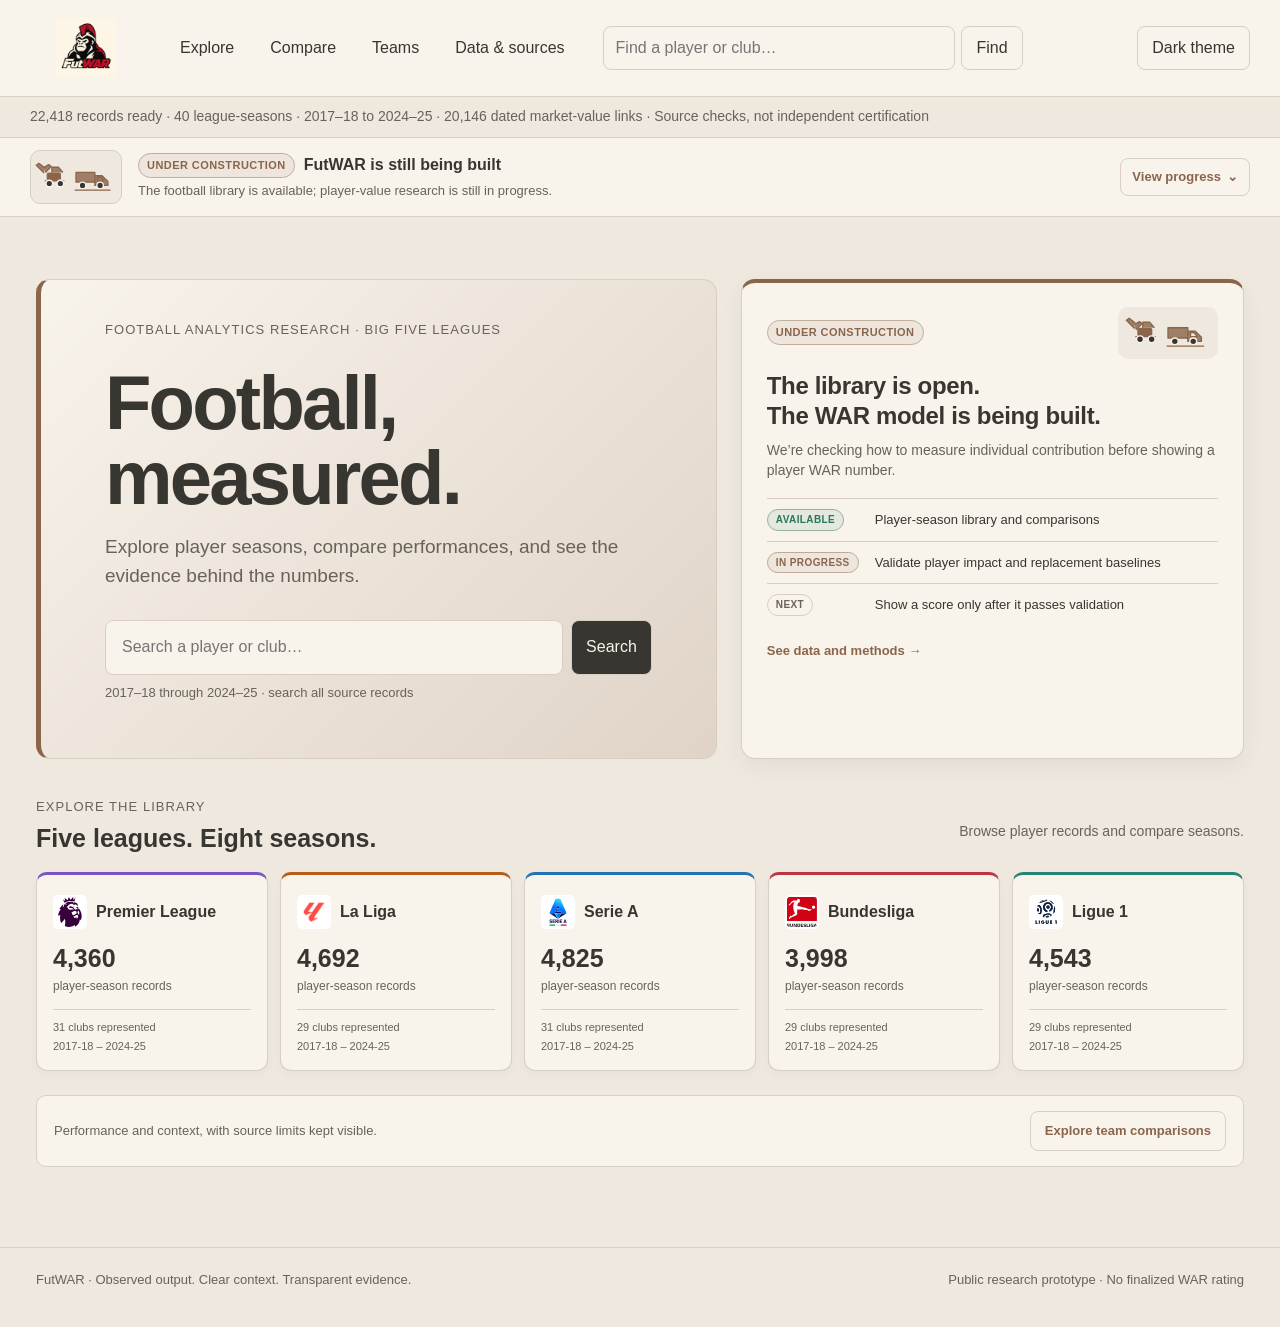
<file: site/index.html>
<!doctype html>
<html lang="en"><head><meta charset="utf-8"><meta name="viewport" content="width=device-width,initial-scale=1"><title>FutWAR · Football library</title><style>:root{--bg:#eee8df;--surface:#f8f3eb;--ink:#383630;--muted:#68625b;--line:#d8cfc2;--team:#8b654b;--soft:#ece2d5;--pl:#7955c3;--laliga:#b95c18;--serie:#2474b3;--bund:#bb3545;--ligue:#268475;color-scheme:light;font:16px/1.55 'Segoe UI',Arial,sans-serif}
:root.dark{--bg:#15212c;--surface:#1c2b38;--ink:#edf2f7;--muted:#bbc6d1;--line:#40505e;--soft:#303944;color-scheme:dark}
*{box-sizing:border-box}body{margin:0;background:var(--bg);color:var(--ink)}button,input,select{font:inherit;color:var(--ink)}button{cursor:pointer;border:1px solid var(--line);border-radius:8px;background:var(--surface);padding:9px 14px}button:hover{background:var(--soft)}button:focus-visible,input:focus-visible,select:focus-visible{outline:3px solid var(--team);outline-offset:3px}button.primary{background:var(--ink);color:var(--surface)}input,select{background:var(--surface);border:1px solid var(--line);border-radius:8px;padding:9px 12px;max-width:100%;min-width:0}input[type=checkbox]{width:18px;height:18px;accent-color:var(--team)}input[type=number]{width:110px}a{color:var(--team);text-underline-offset:3px;overflow-wrap:anywhere}[hidden]{display:none!important}.top{display:flex;align-items:center;gap:24px;padding:18px 30px;background:var(--surface);border-bottom:1px solid var(--line);position:sticky;top:0;z-index:5;flex-wrap:wrap}.brand{font-size:24px;font-weight:700;letter-spacing:-1px;border:0;padding:0}.brand span{color:var(--team)}nav{display:flex;gap:8px;flex-wrap:wrap}.top nav button{border:0;background:transparent}.top form{display:flex;gap:6px;flex:1;min-width:220px;max-width:420px}.top input{width:100%}.top #theme{margin-left:auto}.status{padding:9px 30px;font-size:14px;color:var(--muted);border-bottom:1px solid var(--line)}main{max-width:1440px;margin:0 auto;padding:28px 36px 60px}.landing{text-align:center;padding:90px 24px 120px}.landing h1{font-size:48px;line-height:1.15;letter-spacing:-1.5px}.landing form{display:flex;gap:8px;max-width:650px;margin:35px auto 18px}.landing form input{flex:1;padding:15px}h1{font-size:36px;letter-spacing:-.9px;margin:0 0 16px}h2{font-size:21px;margin:0 0 9px}h3{font-size:18px;margin:0 0 6px}p{margin:0 0 15px}.muted,.small,.eyebrow{color:var(--muted)}.small{font-size:14px}.eyebrow{letter-spacing:.08em;text-transform:uppercase;font-size:13px}.search-results{position:relative;padding:20px 30px;background:var(--surface);border-bottom:1px solid var(--line);display:grid;gap:8px}.search-hit{display:flex;align-items:center;justify-content:space-between;text-align:left;gap:20px}.search-hit small{color:var(--muted)}.breadcrumb{display:flex;align-items:center;gap:10px;margin-bottom:18px;font-size:14px;color:var(--muted)}.breadcrumb button{border:0;padding:0;background:transparent}.hero{display:flex;gap:25px;align-items:center;background:var(--surface);border:1px solid var(--line);border-top:4px solid var(--team);border-radius:13px;padding:24px}.hero-copy{flex:1;min-width:0}.clubline{display:flex;align-items:center;gap:12px;color:var(--muted);margin-bottom:15px;flex-wrap:wrap}.crest{width:48px;height:56px;object-fit:contain;background:#fff;padding:5px;border-radius:6px}.league-mark{width:45px;height:40px;object-fit:contain;background:#fff;padding:4px;border-radius:5px}.photo{width:150px;height:200px;object-fit:contain;border-radius:10px;background:var(--soft)}.photo.portrait{object-fit:cover}.initials{display:grid;place-items:center;width:150px;height:200px;background:var(--soft);color:var(--team);border-radius:10px;font-size:38px}.tiny-photo{width:55px;height:68px;object-fit:contain;border-radius:7px;background:var(--soft)}.tiny-initials{width:55px;height:68px;display:grid;place-items:center;background:var(--soft);border-radius:7px;color:var(--team);font-size:20px}.role{display:inline-block;color:var(--team);background:color-mix(in srgb,var(--team) 12%,var(--surface));padding:4px 9px;border-radius:5px;font-size:14px}.facts{display:flex;flex-wrap:wrap;gap:10px 20px;color:var(--muted);font-size:14px;margin-top:14px}.hero-actions{display:grid;gap:10px}.period-toolbar,.controls{display:flex;gap:14px 20px;align-items:end;flex-wrap:wrap;margin:22px 0}.period-toolbar label,.controls label{display:grid;gap:5px;font-size:14px;color:var(--muted);max-width:300px}label.check{display:flex;align-items:center;gap:8px}.tabs{border-bottom:1px solid var(--line);margin-bottom:22px;gap:20px}.tabs button{border:0;border-radius:0;background:transparent;padding:12px 0;border-bottom:3px solid transparent;color:var(--muted)}.tabs button[aria-selected=true]{border-color:var(--team);color:var(--team)}.headline{display:grid;grid-template-columns:repeat(4,1fr);gap:20px;margin-bottom:24px}.stat{border-left:3px solid var(--team);padding-left:16px}.stat small{display:block;color:var(--muted);font-size:14px}.stat strong{display:block;font-size:27px;font-weight:500;font-variant-numeric:tabular-nums;margin:5px 0}.two-column{display:grid;grid-template-columns:1.45fr 1fr;gap:22px}.panel{background:var(--surface);border:1px solid var(--line);border-radius:12px;padding:24px;margin-bottom:22px;min-width:0}.panel-head{display:flex;justify-content:space-between;align-items:start;gap:15px;flex-wrap:wrap}.chart{display:block;width:100%;height:330px;margin:15px 0}.scatter{height:440px}.chart text{fill:var(--ink);font:14px 'Segoe UI',Arial,sans-serif}.chart .axis{stroke:var(--line);stroke-width:1}.chart .grid{stroke:var(--line);opacity:.45}.chart circle,.chart [data-hit]{cursor:pointer}.legend{display:flex;gap:18px;flex-wrap:wrap;font-size:14px;margin:10px 0}.legend i{width:9px;height:9px;display:inline-block;border-radius:50%;margin-right:6px}.row{display:flex;justify-content:space-between;gap:20px;border-bottom:1px solid var(--line);padding:13px 0;font-size:15px}.row strong{font-weight:500;text-align:right}.point-preview{border-top:1px solid var(--line);padding-top:18px;margin-top:18px}.point-head{display:flex;align-items:center;gap:14px;margin-bottom:12px;flex-wrap:wrap}.point-head p{margin:0 0 6px}.point-actions{display:flex;gap:10px}.table-wrap{overflow-x:auto}table{border-collapse:collapse;width:100%;color:var(--ink);background:transparent;font-size:15px}table th,table td{color:var(--ink)!important;background:transparent!important;text-align:left;padding:13px 12px;border-bottom:1px solid var(--line);vertical-align:top;font-variant-numeric:tabular-nums}table th{color:var(--muted)!important;font-weight:500}table th:first-child,table td:first-child{padding-left:0}table td:not(:first-child){text-align:right}table th:not(:first-child){text-align:right}details summary{cursor:pointer;color:var(--ink);padding:6px 0;margin-bottom:10px}.missing{color:var(--muted);padding:12px 0}.warning{color:var(--muted);font-size:14px;border-left:3px solid var(--team);padding:9px 14px;margin:15px 0}.comparison-cards{display:grid;grid-template-columns:repeat(2,1fr);gap:22px}.comparison-cards .photo,.comparison-cards .initials{width:95px;height:125px}.comparison-cards .panel{border-top:3px solid var(--team)}.comparison-person{display:flex;gap:18px;align-items:center}.comparison-person button.name{border:0;padding:0;color:var(--ink);font-size:23px;text-align:left}.comparison-person button.name:hover{text-decoration:underline}.badge{display:inline-block;background:var(--soft);color:var(--muted);padding:3px 8px;border-radius:5px;font-size:13px}.team-result-bar{height:11px;display:flex;background:var(--line);margin:15px 0;border-radius:4px;overflow:hidden}.team-result-bar span{display:block}.coverage-summary{display:flex;gap:30px;flex-wrap:wrap;margin:20px 0}.coverage-summary strong{font-size:26px;font-weight:500}.coverage-summary span{display:block;color:var(--muted);font-size:14px}.source-link{margin:12px 0}footer{padding:22px 36px;border-top:1px solid var(--line);display:flex;justify-content:space-between;gap:20px;color:var(--muted);font-size:13px;flex-wrap:wrap}#live{padding:0 36px;color:var(--muted);font-size:13px}#source-field-search{margin:10px 0;width:350px}.market-value strong{font-size:32px;font-weight:500}.empty{padding:30px 0;color:var(--muted)}.download-link{color:var(--team)}
@media(max-width:1000px){.two-column{grid-template-columns:1fr}.hero{flex-wrap:wrap}.hero-actions{display:flex}.headline{grid-template-columns:repeat(2,1fr)}.top{gap:12px;padding:15px 20px}.top form{order:3;max-width:none;width:100%;flex-basis:100%}main{padding:22px}.landing h1{font-size:38px}.comparison-cards{grid-template-columns:1fr}}
@media print{.top,.tabs,.controls,.period-toolbar,.hero-actions,button,footer,#live{display:none!important}.view[hidden],.tab-panel[hidden]{display:none!important}.panel{break-inside:avoid;border-color:#aaa}body{--bg:#fff;--surface:#fff;--ink:#222;--muted:#555;background:white;color:#222}.chart{max-height:270px}main{padding:0}}

/* Search stays visible above the current section; selecting a result opens its banner. */
#search-results{position:fixed;top:81px;left:36px;right:36px;max-height:60vh;overflow-y:auto;z-index:50;background:var(--surface);border:1px solid var(--line);border-radius:10px;box-shadow:0 10px 25px #0002;padding:12px 16px;}
#search-results[hidden]{display:none;}

/* WAR research tab: populated with the six comparison designs and their evidence gates. */
.war-heading{display:flex;justify-content:space-between;align-items:flex-start;gap:20px;flex-wrap:wrap;margin:4px 0 20px}.war-heading h2{font-size:28px;margin:0 0 5px}.status-pill{display:inline-flex;padding:7px 12px;border:1px solid var(--line);border-radius:999px;color:var(--team);background:var(--soft);font-size:13px;white-space:nowrap}.war-summary{border-top:3px solid var(--team)}.war-flow{display:grid;grid-template-columns:repeat(4,minmax(0,1fr));gap:12px;margin-top:20px}.war-flow>div,.war-data-grid>div{padding:15px;background:var(--bg);border:1px solid var(--line);border-radius:9px}.war-flow b,.war-flow span,.war-data-grid span{display:block}.war-flow b{font-size:14px}.war-flow span,.war-data-grid span{font-size:12px;color:var(--muted);margin-top:4px}.war-grid{display:grid;grid-template-columns:repeat(3,minmax(0,1fr));gap:14px;margin-top:15px}.war-view{display:flex;flex-direction:column;gap:7px;padding:16px;background:var(--bg);border:1px solid var(--line);border-radius:9px;min-height:190px}.war-view h4{font-size:16px;margin:0}.war-view p{font-size:13px;color:var(--muted);margin:0;flex:1}.war-kicker{font-size:11px;text-transform:uppercase;letter-spacing:.04em;color:var(--team)}.war-view-status{border-top:1px solid var(--line);padding-top:9px;font-size:12px;color:var(--muted)}.war-view.is-selected{border:2px solid var(--team);box-shadow:0 0 0 2px color-mix(in srgb,var(--team) 12%,transparent)}.war-view.is-selected .war-view-status{color:var(--team)}.war-data-panel{border-top:3px solid var(--serie)}.war-data-grid{display:grid;grid-template-columns:repeat(4,minmax(0,1fr));gap:12px;margin:15px 0}.war-data-grid strong{display:block;font-size:22px;font-weight:600;font-variant-numeric:tabular-nums}
@media(max-width:1100px){.war-grid{grid-template-columns:repeat(2,minmax(0,1fr))}.war-flow,.war-data-grid{grid-template-columns:repeat(2,minmax(0,1fr))}}
@media(max-width:700px){.war-grid,.war-flow,.war-data-grid{grid-template-columns:1fr}}

.crest-fallback{display:inline-grid;place-items:center;width:48px;height:56px;border-radius:6px;background:var(--soft);color:var(--muted);font-size:18px;}
.crest-juventus{background:#111!important;}
.nationality-fact{display:inline-flex;align-items:center;gap:7px}.nationality-flag{display:inline-grid;place-items:center;font-size:21px;line-height:1;min-width:1.2em}.nationality-flag.missing{font-size:16px;color:var(--muted)}.game-position{margin:12px 0 0;color:var(--muted);font-size:14px;line-height:1.5}.game-position strong{color:var(--ink);font-weight:600}.game-position .small{margin-left:7px}.facts .nationality-flag{vertical-align:middle}

:root{--multi-league:#d5a000}:root.dark{--multi-league:#ffd166}
.brand{display:flex;align-items:center;gap:10px;letter-spacing:0}
.brand{width:112px;height:60px;padding:0;flex:0 0 auto;background:transparent;border:0}
.brand img{width:100%;height:100%;object-fit:contain;border-radius:7px}
.brand span{color:var(--ink)}.brand-dark{display:none!important}
.dark .brand-light{display:none!important}.dark .brand-dark{display:block!important}
.landing-logo{margin:0 auto 22px;width:180px;height:180px}
.landing-logo img{width:100%;height:100%;object-fit:contain;border-radius:14px}
.landing{padding-top:35px}.legend i.multi-league-key{background:var(--multi-league);border-radius:0;transform:rotate(45deg);width:10px;height:10px}
.nationality-flag{width:24px;height:18px;vertical-align:-4px;overflow:hidden;border-radius:2px;box-shadow:0 0 0 1px color-mix(in srgb,var(--ink) 12%,transparent)}.nationality-flag-image,.nationality-flag-fallback{grid-area:1/1}.nationality-flag-image{display:block;width:24px;height:18px;object-fit:cover}.nationality-flag-fallback{font-size:19px;line-height:18px}.position-line{display:flex;flex-wrap:wrap;align-items:center;gap:8px}.additional-position{font-weight:500}.market-value-fact{display:inline-grid;grid-template-columns:auto auto;column-gap:8px;align-items:center;padding:5px 10px;border-left:2px solid var(--team);background:color-mix(in srgb,var(--team) 7%,var(--surface));border-radius:4px;color:var(--ink)}.market-value-fact strong{font-size:15px;font-weight:650;font-variant-numeric:tabular-nums}.market-value-fact small{grid-column:1/-1;color:var(--muted);font-size:12px}
.clubline-multi{display:block}.clubline-label{display:block;color:var(--muted);font-size:12px;letter-spacing:.04em;text-transform:uppercase;margin-bottom:7px}.club-chip-list{display:flex;align-items:center;gap:8px;flex-wrap:wrap}.club-chip{display:inline-flex;align-items:center;gap:8px;padding:5px 9px;border:1px solid var(--line);border-radius:8px;background:var(--soft);color:var(--ink);font-size:13px}.club-chip .crest,.club-chip .crest-fallback{width:34px;height:40px;padding:3px;flex:0 0 auto}.club-chip .league-mark{width:30px;height:28px;padding:3px;flex:0 0 auto}.club-chip-copy{display:grid;line-height:1.25}.club-chip-copy strong{font-weight:600}.club-chip-copy small{color:var(--muted);font-size:11px}.club-chip-league{color:var(--muted);white-space:nowrap}
.war-evidence-panel{border-top:3px solid var(--serie)}.war-evidence-chart{height:310px;margin:12px 0 20px}.war-evidence-chart text{font-family:'Segoe UI',Arial,sans-serif}.war-evidence-chart .league-label{font-size:14px;fill:var(--ink)}.war-evidence-chart .tick-label{font-size:12px;fill:var(--muted)}.war-evidence-chart .axis-label{font-size:13px;fill:var(--muted)}.war-evidence-chart .zero-line{stroke:var(--muted);stroke-dasharray:5 5}.war-evidence-chart .grid-line{stroke:var(--line);stroke-width:1}.war-evidence-chart .interval{stroke-width:2.5}.war-evidence-chart .interval-cap{stroke-width:1.5}.war-evidence-chart .axis-line{stroke:var(--muted);stroke-width:1}.war-evidence-chart .point{stroke:var(--surface);stroke-width:1.5}.war-evidence-table td:last-child{text-align:right;font-variant-numeric:tabular-nums}.war-credit-panel{border-top-color:var(--team)}.war-credit-chart{height:300px;margin:12px 0 20px}.war-credit-chart text{font-family:'Segoe UI',Arial,sans-serif}.war-credit-chart .credit-title{font-size:14px;font-weight:600;fill:var(--ink)}.war-credit-chart .tick-label{font-size:12px;fill:var(--muted)}.war-credit-chart .axis-label{font-size:12px;fill:var(--muted)}.war-credit-chart .grid-line{stroke:var(--line);stroke-width:1}.war-credit-chart .point{stroke:var(--surface);stroke-width:1.5}.war-credit-table td:nth-child(n+2){text-align:right;font-variant-numeric:tabular-nums}
.war-accounting-panel{border-top-color:#268475}.war-accounting-chart{height:390px;margin:12px 0 20px}.war-accounting-chart text{font-family:"Segoe UI",Arial,sans-serif}.war-accounting-chart .accounting-model{font-size:14px;font-weight:650;fill:var(--ink)}.war-accounting-chart .tick-label{font-size:12px;fill:var(--muted)}.war-accounting-chart .axis-label{font-size:13px;fill:var(--muted)}.war-horizon-table td:nth-child(n+2){text-align:right;font-variant-numeric:tabular-nums}
.war-uplift-panel{border-top-color:#268475}
.facts{align-items:baseline;align-content:flex-start;column-gap:20px;row-gap:4px;line-height:1.35}.facts>span:not(.market-value-fact){display:inline-flex;align-items:baseline;align-self:baseline;min-height:30px;line-height:1.25;white-space:nowrap}.facts .nationality-fact{gap:7px}.facts .nationality-fact .nationality-flag{flex:0 0 24px;align-self:center;vertical-align:middle}.facts .market-value-fact{display:inline-grid;align-items:center;min-height:48px;line-height:1.25}

/* Keep every player-bio fact on the same visual centerline, including the flag. */

/* Player bio facts share a common centerline, including nationality flags. */
.facts{align-items:center;align-content:center;column-gap:20px;row-gap:8px;line-height:20px}
.facts>span:not(.market-value-fact){display:flex;align-items:center;align-self:center;height:32px;min-height:32px;padding:0;line-height:20px;white-space:nowrap}
.facts>.nationality-fact{gap:7px}
.facts>.nationality-fact .nationality-flag{flex:0 0 24px;align-self:center;vertical-align:middle}
.facts>.market-value-fact{align-self:center;min-height:48px;line-height:20px}

/* Clear, compact defaults with detail available on demand. */
.headline{gap:12px;margin:0 0 22px}
.headline .stat{min-height:112px;padding:16px 16px 14px;background:var(--surface);border:1px solid var(--line);border-top:3px solid var(--team);border-left:1px solid var(--line);border-radius:10px;box-shadow:0 2px 8px color-mix(in srgb,var(--ink) 5%,transparent)}
.headline .stat small:first-child{font-size:13px;font-weight:600;color:var(--muted)}
.headline .stat strong{font-size:29px;line-height:1.15;margin:12px 0 7px;color:var(--ink)}
.headline .stat small:last-child{font-size:12px;line-height:1.35}
.build-notice{margin:0;padding:0 30px;background:var(--surface);border-bottom:1px solid var(--line);color:var(--ink)}
.build-notice summary{display:flex;align-items:center;gap:16px;min-height:78px;max-width:1440px;margin:0 auto;padding:10px 0;list-style:none;cursor:pointer}
.build-notice summary::-webkit-details-marker{display:none}
.construction-icon{display:grid;place-items:center;flex:0 0 92px;height:54px;border:1px solid var(--line);border-radius:10px;background:var(--bg)}
.construction-icon svg{width:86px;height:46px;overflow:visible}
.mini-excavator path,.mini-truck path{fill:color-mix(in srgb,var(--team) 82%,var(--surface));stroke:var(--team);stroke-width:2;stroke-linejoin:round}
.mini-excavator rect,.mini-truck rect{fill:var(--team)}
.mini-excavator circle,.mini-truck circle{fill:var(--ink);stroke:var(--surface);stroke-width:2}
.build-notice-copy{display:grid;gap:3px;min-width:0;flex:1}
.build-title{display:flex;align-items:center;gap:9px;flex-wrap:wrap}
.build-title strong{font-size:16px}
.build-label,.build-stage{display:inline-flex;align-items:center;width:max-content;padding:3px 8px;border:1px solid color-mix(in srgb,var(--team) 30%,var(--line));border-radius:999px;background:color-mix(in srgb,var(--team) 9%,var(--surface));color:var(--team);font-size:11px;font-weight:700;letter-spacing:.04em;text-transform:uppercase}
.build-notice .small{margin:0;font-size:13px}
.build-more{display:inline-flex;align-items:center;gap:6px;padding:8px 11px;border:1px solid var(--line);border-radius:8px;color:var(--team);font-size:13px;font-weight:600;white-space:nowrap}
.build-notice[open] .build-more span{transform:rotate(180deg)}
.build-progress{display:grid;grid-template-columns:repeat(3,minmax(0,1fr));gap:12px;max-width:1440px;margin:0 auto;padding:0 0 16px 108px}
.build-progress article{padding:13px 15px;background:var(--bg);border:1px solid var(--line);border-radius:9px;border-top:2px solid var(--team)}
.build-progress strong,.build-progress p{display:block;margin:7px 0 0}
.build-progress strong{font-size:14px}
.build-progress p{font-size:12px;line-height:1.45;color:var(--muted)}
.coverage-summary{display:grid;grid-template-columns:repeat(4,minmax(0,1fr));gap:12px;margin:18px 0 22px}
.coverage-summary>div{padding:16px;border:1px solid var(--line);border-top:3px solid var(--team);border-radius:10px;background:var(--surface)}
.coverage-summary strong{display:block;color:var(--ink);font-size:25px;line-height:1.2;font-weight:650;font-variant-numeric:tabular-nums}
.coverage-summary span{display:block;margin-top:6px;color:var(--muted);font-size:13px;line-height:1.35}
.team-comparison{display:grid;grid-template-columns:repeat(2,minmax(0,1fr));gap:18px}
.team-card{padding:20px;border-top:3px solid var(--team)}
.team-card-head{display:flex;align-items:center;gap:13px;margin-bottom:12px}
.team-card-head .crest{flex:0 0 48px}
.team-card-head h2{margin:0}
.team-card-head p{margin:3px 0 0}
.team-metrics{display:grid;grid-template-columns:repeat(2,minmax(0,1fr));gap:10px;margin:15px 0}
.team-metric{min-width:0;padding:13px 14px;border:1px solid var(--line);border-radius:9px;background:var(--bg)}
.team-metric span,.team-metric small{display:block;color:var(--muted);font-size:12px;line-height:1.35}
.team-metric strong{display:block;margin:5px 0 2px;font-size:23px;line-height:1.15;font-weight:650;font-variant-numeric:tabular-nums;color:var(--team)}
.team-outcomes{margin:14px 0 10px}
.team-outcomes-title{display:flex;justify-content:space-between;gap:12px;margin-bottom:7px;font-size:13px}
.team-result-bar{height:12px;margin:0;border-radius:999px}
.team-result-bar .outcome-win{background:var(--team)}
.team-result-bar .outcome-draw{background:color-mix(in srgb,var(--team) 52%,var(--surface))}
.team-result-bar .outcome-loss{background:color-mix(in srgb,var(--team) 25%,var(--bg))}
.team-outcome-legend{display:flex;gap:14px;flex-wrap:wrap;margin-top:8px;color:var(--muted);font-size:12px}
.team-outcome-legend span{display:inline-flex;align-items:center;gap:5px}
.team-outcome-legend i{width:8px;height:8px;border-radius:50%;background:var(--team)}
.team-outcome-legend .draw-key{background:color-mix(in srgb,var(--team) 52%,var(--surface))}
.team-outcome-legend .loss-key{background:color-mix(in srgb,var(--team) 25%,var(--bg))}
.team-context-note{margin:13px 0 0;font-size:12px;line-height:1.45;color:var(--muted)}
.team-extra-grid{display:grid;grid-template-columns:repeat(2,minmax(0,1fr));gap:10px;margin-top:13px}
.team-extra{padding:11px 13px;border:1px solid var(--line);border-radius:8px;background:var(--bg)}
.team-extra span,.team-extra small{display:block;color:var(--muted);font-size:12px}
.team-extra strong{display:block;margin:3px 0;font-size:18px;font-variant-numeric:tabular-nums}
.team-roster{margin-top:15px;padding-top:10px;border-top:1px solid var(--line)}
.team-roster summary{font-weight:600}
.team-roster table{margin-top:8px}
#quality h1{margin-bottom:5px}
#quality>.view-intro{margin:0;color:var(--muted)}
.source-table{min-width:700px}
.source-table th,.source-table td{padding:12px 14px;text-align:left!important}
.source-table th{white-space:nowrap}
.source-table td:first-child{font-weight:650;min-width:175px}
.source-table td:last-child{min-width:115px}
.source-link-list{display:flex;flex-wrap:wrap;gap:8px 12px;margin:14px 0}
.source-link-list a{font-size:13px}
.quality-details{padding:16px 20px;border:1px solid var(--line);border-radius:10px;background:var(--surface);margin:12px 0}
.quality-details summary{font-weight:650}
.quality-details[open] summary{margin-bottom:14px}
.quality-methods p:last-child{margin-bottom:0}
@media(max-width:800px){.build-notice{padding:0 18px}.build-progress{grid-template-columns:1fr;padding-left:0}.team-comparison{grid-template-columns:1fr}.coverage-summary{grid-template-columns:repeat(2,minmax(0,1fr))}}
@media(max-width:560px){.build-notice summary{gap:10px;align-items:flex-start}.construction-icon{flex-basis:62px;height:46px}.construction-icon svg{width:58px;height:38px}.build-title strong{font-size:14px}.build-more{font-size:12px;padding:7px 8px}.headline{grid-template-columns:repeat(2,minmax(0,1fr))}.headline .stat{min-height:105px;padding:13px}.coverage-summary{gap:8px}.coverage-summary>div{padding:12px}.team-metrics{gap:8px}.team-metric{padding:11px}.source-table{min-width:620px}}

/* Clear landing page and visible build status without hiding the working library. */
.landing{max-width:unset;text-align:left;padding:34px 0 20px}
.home-hero{display:grid;grid-template-columns:minmax(0,1.15fr) minmax(340px,.85fr);gap:24px;align-items:stretch}
.home-intro{display:flex;flex-direction:column;justify-content:center;min-height:390px;padding:40px clamp(22px,5vw,72px);border:1px solid var(--line);border-left:5px solid var(--team);border-radius:14px;background:linear-gradient(135deg,var(--surface),color-mix(in srgb,var(--surface) 78%,var(--team) 22%))}
.home-intro h1{font-size:clamp(46px,6vw,76px);line-height:.99;letter-spacing:-2.8px;margin:10px 0 18px}
.home-lede{max-width:560px;font-size:19px;line-height:1.5;color:var(--muted)}
.home-intro form{display:flex;gap:8px;width:min(100%,620px);margin:15px 0 8px}
.home-intro form input{flex:1;padding:14px 16px}
.home-intro .small{font-size:13px}
.build-card{padding:24px 25px;border:1px solid var(--line);border-top:4px solid var(--team);border-radius:14px;background:var(--surface);box-shadow:0 8px 24px color-mix(in srgb,var(--ink) 6%,transparent)}
.build-card-top{display:flex;align-items:center;justify-content:space-between;gap:12px;margin-bottom:12px}
.build-card-icon{display:grid;place-items:center;width:100px;height:52px;border-radius:10px;background:var(--bg)}
.build-card-icon svg{width:90px;height:45px}
.build-card h2{font-size:24px;line-height:1.25;letter-spacing:-.35px;margin-bottom:9px}
.build-card>.small{line-height:1.45}
.build-steps{list-style:none;margin:18px 0 12px;padding:0;display:grid;gap:0}
.build-steps li{display:grid;grid-template-columns:98px 1fr;gap:10px;align-items:center;padding:10px 0;border-top:1px solid var(--line);font-size:13px;line-height:1.35}
.step-state{display:inline-flex;width:max-content;padding:3px 8px;border:1px solid var(--line);border-radius:999px;color:var(--muted);font-size:10px;font-weight:700;letter-spacing:.04em;text-transform:uppercase}
.step-state.is-ready{color:#28785b;border-color:color-mix(in srgb,#28785b 35%,var(--line));background:color-mix(in srgb,#28785b 9%,var(--surface))}
.step-state.is-active{color:var(--team);border-color:color-mix(in srgb,var(--team) 36%,var(--line));background:color-mix(in srgb,var(--team) 9%,var(--surface))}
.build-link{padding:0;border:0;background:none;color:var(--team);font-size:13px;font-weight:650}
.build-link:hover{background:none;text-decoration:underline;text-underline-offset:4px}
.league-section{margin:38px 0 24px}
.section-heading{display:flex;justify-content:space-between;align-items:end;gap:20px;margin-bottom:14px}
.section-heading .eyebrow{margin-bottom:2px}
.section-heading h2{font-size:25px;margin:0}
.league-cards{display:grid;grid-template-columns:repeat(5,minmax(0,1fr));gap:12px}
.league-card{min-width:0;padding:16px;border:1px solid var(--line);border-top:3px solid var(--league-accent);border-radius:11px;background:var(--surface);box-shadow:0 3px 10px color-mix(in srgb,var(--ink) 4%,transparent)}
.league-card-head{display:flex;align-items:center;gap:9px;min-height:42px;margin-bottom:12px;color:var(--ink);font-weight:650}
.league-card .league-mark{width:34px;height:34px;padding:2px;flex:0 0 auto}
.league-card>strong{display:block;font-size:25px;line-height:1.1;font-variant-numeric:tabular-nums}
.league-card-label{display:block;margin-top:4px;color:var(--muted);font-size:12px}
.league-card-meta{display:grid;gap:4px;margin-top:14px;padding-top:10px;border-top:1px solid var(--line);color:var(--muted);font-size:11px;line-height:1.35}
.home-footnote{display:flex;justify-content:space-between;align-items:center;gap:14px;padding:15px 17px;border:1px solid var(--line);border-radius:10px;background:var(--surface);color:var(--muted);font-size:13px}
.home-footnote button{color:var(--team);font-weight:600}
.headline{grid-template-columns:repeat(auto-fit,minmax(170px,1fr))}
.headline .war-placeholder{display:flex;flex-direction:column;justify-content:center;align-items:flex-start;gap:5px;border-top-color:var(--team);background:color-mix(in srgb,var(--team) 6%,var(--surface));cursor:pointer}
.headline .war-placeholder strong{font-size:20px;margin:2px 0;color:var(--team)}
.headline .war-placeholder small:last-child{font-size:11px}
.headline .war-placeholder:hover{border-color:var(--team);transform:translateY(-1px)}
.team-positions{margin-top:16px;padding:16px;border:1px solid var(--line);border-radius:10px;background:var(--surface)}
.team-positions .panel-head{align-items:center;margin-bottom:12px}
.team-positions h3{margin:0;font-size:16px}
.team-positions .small{margin:2px 0 0;font-size:12px}
.position-bars{display:grid;gap:7px;margin:12px 0}
.position-bar-row{display:grid;grid-template-columns:42px minmax(30px,1fr) 30px;gap:9px;align-items:center;font-size:12px}
.position-bar-row>span:first-child{font-weight:650;color:var(--team)}
.position-bar-row strong{text-align:right;font-variant-numeric:tabular-nums}
.position-bar-track{height:9px;border-radius:99px;background:var(--bg);overflow:hidden}
.position-bar-track i{display:block;height:100%;border-radius:99px;background:var(--team)}
.team-war-placeholder{display:flex;gap:13px;align-items:center;margin-top:13px;padding:12px 14px;border:1px dashed color-mix(in srgb,var(--team) 45%,var(--line));border-radius:10px;background:color-mix(in srgb,var(--team) 5%,var(--surface))}
.build-mini-icon{display:grid;place-items:center;width:72px;height:44px;flex:0 0 auto;border-radius:8px;background:var(--bg)}
.build-mini-icon svg{width:68px;height:34px}
.team-war-placeholder strong{font-size:13px}
.team-war-placeholder p{margin:3px 0 0;font-size:12px}
.source-table th{background:color-mix(in srgb,var(--team) 9%,var(--surface))}
.view-heading{margin-bottom:14px}
.view-heading h1{margin:0 0 5px}
.view-heading p{margin-bottom:7px}
.feature-build-note{display:flex;align-items:center;gap:14px;margin:16px 0 20px;padding:13px 16px;border:1px dashed color-mix(in srgb,var(--team) 42%,var(--line));border-radius:11px;background:color-mix(in srgb,var(--team) 5%,var(--surface))}
.feature-build-note>div{display:grid;gap:5px;min-width:0;flex:1}
.feature-build-note strong{font-size:14px}
.feature-build-note p{margin:0;line-height:1.4}
.feature-build-note>button{white-space:nowrap;color:var(--team);font-size:13px}
@media(max-width:1050px){.league-cards{grid-template-columns:repeat(3,minmax(0,1fr))}.home-hero{grid-template-columns:1fr 1fr}.home-intro{padding:30px}}
@media(max-width:760px){.home-hero{grid-template-columns:1fr}.home-intro{min-height:0}.league-cards{grid-template-columns:repeat(2,minmax(0,1fr))}.section-heading{align-items:flex-start;flex-direction:column;gap:6px}}
@media(max-width:480px){.home-intro{padding:26px 20px}.home-intro h1{font-size:48px}.build-card{padding:18px}.league-cards{grid-template-columns:1fr}.league-card{padding:13px}.home-footnote{align-items:flex-start;flex-direction:column}.build-steps li{grid-template-columns:86px 1fr}.headline{grid-template-columns:repeat(2,minmax(0,1fr))}.feature-build-note{align-items:flex-start;flex-wrap:wrap}.feature-build-note>button{margin-left:86px}}

.war-latest-check{border-top:4px solid var(--team);background:var(--surface)}.war-latest-check .panel-head{align-items:flex-start}.war-latest-check .badge{max-width:260px;white-space:normal;text-align:center}.war-latest-check p{max-width:100ch}.war-latest-check a{font-weight:600}
</style></head>
<body><div id="app">
<header class="top"><button class="brand" data-view="home">Fut<span>WAR</span></button><nav aria-label="Main navigation"><button data-view="home">Explore</button><button data-view="comparison">Compare <span id="compare-count"></span></button><button data-view="teams">Teams</button><button data-view="quality">Data & sources</button></nav><form id="global-search"><input aria-label="Search players anywhere" placeholder="Find a player or club…" autocomplete="off"><button>Find</button></form><button id="theme">Dark theme</button></header>
<div id="search-results" class="search-results" hidden aria-live="polite"></div><div class="status" id="dataset-status">Starting player search and loading the football library…</div>
<details class="build-notice" id="build-notice"><summary><span class="construction-icon" aria-hidden="true"><svg viewBox="0 0 132 56"><g class="mini-excavator"><path d="M18 14 9 7 5 10l12 12"/><path d="m16 14 8-5 4 3-9 9"/><rect x="21" y="21" width="22" height="13" rx="3"/><path d="M29 21v-8h10l7 8"/><path d="M18 34h30"/><circle cx="25" cy="38" r="5"/><circle cx="42" cy="38" r="5"/></g><g class="mini-truck" transform="translate(61 0)"><path d="M5 21h29v15H5zM34 26h11l9 9v6H34z"/><path d="M38 28v6h10l-5-6z"/><circle cx="15" cy="41" r="5"/><circle cx="42" cy="41" r="5"/><path d="M3 48h55"/></g></svg></span><span class="build-notice-copy"><span class="build-title"><span class="build-label">Under construction</span><strong>FutWAR is still being built</strong></span><span class="small">The football library is available; player-value research is still in progress.</span></span><span class="build-more">View progress <span aria-hidden="true">⌄</span></span></summary><div class="build-progress" aria-label="Project progress"><article><span class="build-stage">Data foundation</span><strong>Library available</strong><p>Player-season records, match context and roster-position evidence are assembled. Coverage, source differences and identity links still have limits.</p></article><article><span class="build-stage">Player value</span><strong>Research prototype</strong><p>The site shows an experimental expected-points association preview. It has not been validated as individual player impact or WAR.</p></article><article><span class="build-stage">Replacement comparisons</span><strong>Six views in development</strong><p>Average comparisons are available in the prototype. The team view is a limited squad and game-wage proxy; goalkeeper scores are withheld.</p></article></div></details>
<main>
<section id="home" class="view landing">
 <div id="landing-logo" hidden></div>
 <div class="home-hero">
  <div class="home-intro"><p class="eyebrow">Football analytics research · Big Five leagues</p><h1>Football,<br>measured.</h1><p class="home-lede">Explore player seasons, compare performances, and see the evidence behind the numbers.</p><form id="home-search"><input aria-label="Search players" placeholder="Search a player or club…" autocomplete="off"><button class="primary">Search</button></form><p class="small">2017–18 through 2024–25 · search all source records</p></div>
  <aside class="build-card" aria-labelledby="build-card-title"><div class="build-card-top"><span class="build-label">Under construction</span><span class="build-card-icon" aria-hidden="true"><svg viewBox="0 0 132 56"><g class="mini-excavator"><path d="M18 14 9 7 5 10l12 12m-1-5 8-5 4 3-9 9"/><rect x="21" y="21" width="22" height="13" rx="3"/><path d="M29 21v-8h10l7 8M18 34h30"/><circle cx="25" cy="38" r="5"/><circle cx="42" cy="38" r="5"/></g><g class="mini-truck" transform="translate(61 0)"><path d="M5 21h29v15H5zM34 26h11l9 9v6H34zM38 28v6h10l-5-6z"/><circle cx="15" cy="41" r="5"/><circle cx="42" cy="41" r="5"/><path d="M3 48h55"/></g></svg></span></div><h2 id="build-card-title">The library is open.<br>The WAR model is being built.</h2><p class="small">We’re checking how to measure individual contribution before showing a player WAR number.</p><ol class="build-steps"><li><span class="step-state is-ready">Available</span><span>Player-season library and comparisons</span></li><li><span class="step-state is-active">In progress</span><span>Validate player impact and replacement baselines</span></li><li><span class="step-state">Next</span><span>Show a score only after it passes validation</span></li></ol><button class="build-link" data-view="quality">See data and methods <span aria-hidden="true">→</span></button></aside>
 </div>
 <section class="league-section" aria-labelledby="league-section-title"><div class="section-heading"><div><p class="eyebrow">Explore the library</p><h2 id="league-section-title">Five leagues. Eight seasons.</h2></div><p class="small">Browse player records and compare seasons.</p></div><div id="league-cards" class="league-cards"></div></section>
 <div class="home-footnote"><span>Performance and context, with source limits kept visible.</span><button data-view="teams">Explore team comparisons</button></div>
</section>
<section id="player" class="view" hidden>
<div class="breadcrumb"><button data-view="home">Explore</button><span>/ Players /</span><span id="player-crumb"></span></div>
<div id="hero" class="hero"></div>
<div class="period-toolbar"><label>Season & club<select id="season-record"></select></label><label class="check"><input id="combine-period" type="checkbox"> Combine seasons</label><label id="start-label" hidden>From<select id="period-start"></select></label><label id="end-label" hidden>Through<select id="period-end"></select></label><label id="split-label" hidden>League display<select id="league-split"><option value="separate">Separate league points</option><option value="combined">Combined point</option><option value="both">Both</option></select></label></div>
<nav class="tabs" aria-label="Player sections"><button data-tab="overview" aria-selected="true">Overview</button><button data-tab="analysis">Analysis</button><button data-tab="context">Context</button><button data-tab="value">WAR</button><button data-tab="evidence">Sources & exports</button></nav>
<div id="overview-panel" class="tab-panel"><div id="headline" class="headline"></div><div class="two-column"><section class="panel"><div class="panel-head"><div><h2>Season history</h2><p class="small">Season output · league-colored observations</p></div><select id="trend-metric" aria-label="Season history metric"></select></div><label class="check small"><input type="checkbox" id="trend-band"> Peer median & middle 50%</label><svg id="trend-chart" class="chart" role="img" aria-label="Selected player's season history"></svg><p id="trend-note" class="small"></p></section><section class="panel"><h2>Season at a glance</h2><div id="overview-details"></div></section></div></div>
<div id="analysis-panel" class="tab-panel" hidden><section class="panel"><div class="panel-head"><h2>Explore the peer group</h2><button id="download-scatter">Download chart</button></div><div class="controls"><label>Chart preset<select id="preset"></select></label><label>X axis<select id="axis-x"></select></label><label>Y axis<select id="axis-y"></select></label><label>Peer role<select id="peer-role"><option value="profile">Same specific position (profile evidence)</option><option value="all">All positions in this player group</option></select></label><label>Color & shape<select id="encoding"><option value="league">League colors</option><option value="position">Position colors</option><option value="both">League colors + position shapes</option></select></label><label>Point size<select id="point-size"><option value="equal">Equal</option><option value="minutes">Minutes</option><option value="third">Third metric</option></select></label><label>Third metric<select id="third-metric"></select></label><label>Minimum peer minutes<input id="peer-minutes" type="number" min="1" step="100" value="900"></label><label>League<select id="peer-league"><option value="all">All five leagues</option></select></label><label class="check"><input id="median-guides" type="checkbox"> Median guides</label></div><svg id="scatter-chart" class="chart scatter" role="img" aria-label="Interactive peer comparison scatterplot"></svg><div id="chart-legend" class="legend"></div><p id="peer-note" class="small"></p><details><summary>Why these dots?</summary><div id="peer-selection-details" class="small"></div></details><div id="point-preview" class="point-preview" hidden></div></section><section class="panel"><h2>Full metric breakdown</h2><p class="small">Recorded totals and recomputed rates. Missing values remain unavailable.</p><div class="table-wrap"><table><thead><tr><th>Metric</th><th>Total</th><th>Per 90 / share</th><th>Usable minutes</th></tr></thead><tbody id="metric-values"></tbody></table></div></section><details class="panel"><summary>All original source fields</summary><label>Find a statistic<input id="source-field-search" placeholder="e.g. Tackles, passing, aerial…"></label><div class="table-wrap"><table><thead><tr><th>Original field</th><th>Source value</th></tr></thead><tbody id="source-field-values"></tbody></table></div></details></div>
<div id="context-panel" class="tab-panel" hidden><div class="two-column"><section class="panel"><div class="panel-head"><h2>Market-value history</h2><button id="download-market">Download chart</button></div><div id="market-headline"></div><svg id="market-chart" class="chart" role="img" aria-label="Dated market value estimates in euros"></svg><p class="small">End-of-season market estimates in EUR, using the latest recorded value on or before June 30. Transfer fees are separate. This profile history can include years outside Big Five statistical coverage; it does not add performance records.</p><details><summary>Exact dates & source history</summary><table><thead><tr><th>Date</th><th>Market value</th></tr></thead><tbody id="market-values"></tbody></table></details></section><section class="panel"><h2>Team performance</h2><div id="team-context"></div></section></div><section class="panel"><h2>Transfers & availability</h2><div id="transfer-history"></div><div id="injury-history"></div><details><summary>Profile roles & history limits</summary><div id="role-history"></div></details></section></div>
<div id="value-panel" class="tab-panel panel" hidden>
<div class="war-heading"><div><p class="eyebrow">FutWAR research workspace</p><h2>Player WAR is not estimated yet</h2><p class="small">This page shows the six requested comparisons and the evidence being tested. It does not substitute raw goals, market value, or an arbitrary weighted score for player value.</p></div><span class="status-pill">Research prototype · no approved formula</span></div>
<div id="value-context"></div>
 <section class="panel war-evidence-panel"><div class="panel-head"><div><h3>Player-score validation: not passing yet</h3><p class="small">Four season-to-season checks · outfield candidate · 900+ minutes</p></div><span class="badge">No validated WAR score</span></div><p>The experimental score only weakly matches players' next-season statistical rankings. Its mean rank correlation was <strong>0.165</strong> across eight rates, four season transitions, and four available average-reference views; the player's own prior-year rate for the same statistic was <strong>0.504</strong>. A version without possession-loss stats reached <strong>0.179</strong>, a small increase that still trails the prior-rate comparison.</p><div class="war-flow"><div><b>Frozen five-group score</b><span>0.165 average rank correlation with next-season rates</span></div><div><b>Prior-year same statistic</b><span>0.504 · simple persistence reference</span></div><div><b>No-loss sensitivity</b><span>0.179 · not selected; all five groups remain in the current candidate</span></div><div><b>Result status</b><span>Development diagnostic · not expected-points impact or WAR validation</span></div></div><p class="small">These are repeated diagnostic comparisons, not independent tests: the average-reference views and player cohorts overlap. The check asks whether the score tracks future box-score rates, not whether it measures a player's contribution to winning. All seasons were already inspected during development and the source is shared, so this is a warning about the current signal, not an untouched final test. The team-accessible view is not included. The separate experimental player-credit preview remains labeled as such; no score is approved as validated WAR.</p><p class="small">Methods, transition-by-transition results, uncertainty, and reproduction instructions: <a href="https://github.com/shephmic77/FutWAR/blob/main/docs/frozen_candidate_all_transitions_forward_2026-11-17.md" target="_blank" rel="noreferrer">four-transition validation screen</a> · <a href="https://github.com/shephmic77/FutWAR/blob/main/scripts/audit_frozen_candidate_openplay_2526_forward.py" target="_blank" rel="noreferrer">audit script</a>.</p></section>
<details class="quality-details"><summary>Latest player-credit check: match-level lineup model</summary><p class="small">The newest lineup-based player signal did not pass its next-season proxy check. At 900+ minutes, its mean rank correlation with future player-stat rates was <strong>0.080</strong>, versus <strong>0.512</strong> for simply carrying forward each player's prior rate. It beat that simple reference in <strong>207 of 1,520</strong> comparison groups (13.6%).</p><p class="small">This comparison uses future box-score rates as a rough proxy, not ground truth for player impact. The tested seasons were already used during development. It does not prove lineup impact is zero, but this version is not ready to show as an individual value or WAR score. The next-season lineup signal remains experimental and no rating prior has been added.</p><p class="small">The related match-level check also found that a Poisson scoreline model with lineup exposure worsened expected-points error by 0.00553 (95% interval: +0.00425 to +0.00674), while slightly improving the separate goal-difference check. Expected points remains the primary target.</p><a href="https://github.com/shephmic77/FutWAR/blob/main/docs/poisson_lineup_player_credit_forward_2026-11-18.md" target="_blank" rel="noreferrer">Read the player-credit check →</a> · <a href="https://github.com/shephmic77/FutWAR/blob/main/docs/lineup_scoreline_sensitivity_2026-11-18.md" target="_blank" rel="noreferrer">Read the match-outcome check →</a></details>
<details class="quality-details"><summary>Can the lineup data separate teammates?</summary><p class="small">Across 108,438 same-team player pairs with at least 900 minutes, 654 pairs (0.60%) had 95% or greater match-appearance overlap; 200 pairs (0.18%) had identical appearance histories. Exact repeated appearances are uncommon in this screen, so that alone does not explain the lineup model’s weak result.</p><p class="small">This only measures overlap in recorded appearances. It does not prove the player effects can be estimated accurately or separated from tactics, selection, injuries, or source-ID errors.</p><a href="https://github.com/shephmic77/FutWAR/blob/main/docs/openplay_lineup_identifiability_2026-11-18.md" target="_blank" rel="noreferrer">Read the coverage rules and limits →</a></details>
<details class="quality-details"><summary>Second model check: adjusted plus-minus</summary><p class="small">This approach estimates how a team's results relate to the players sharing the pitch. It also did not pass the current player-signal checks: across 1,640 role, league, and season comparison cells, its average link to next-season player stats was 0.039, compared with 0.481 for simply reusing each player's prior-year rate. It beat that simple reference in 224 cells. No role group was consistently stronger, so we are not publishing a narrower score from the best-looking small subgroup.</p><p class="small">This is still a research diagnostic, not proof that adjusted plus-minus cannot measure contribution. The tested version uses observed match minutes and provider position labels, and no season remains untouched for a final check. See the <a href="https://github.com/shephmic77/FutWAR/blob/main/docs/player_adjusted_pm_forward_screen_2026-11-17.md" target="_blank" rel="noreferrer">model results</a> and <a href="https://github.com/shephmic77/FutWAR/blob/main/docs/player_adjusted_pm_subgroup_diagnostic_2026-11-17.md" target="_blank" rel="noreferrer">role and league breakdown</a>.</p></details>
 <section class="panel war-summary"><h3>Current model direction</h3><p>The current research route is to rebuild player credit from match-level lineup impact, using expected match points as the primary target and expected goal difference as a separate check. The frozen five-group season-stat candidate remains a comparison benchmark, not a validated player-value score. The recent lineup version failed its next-season proxy and forecast checks, so it remains experimental and has no public player score. Team-accessible replacement and goalkeeper common-scale calibration remain open.</p><div class="war-flow"><div><b>1 · Primary target</b><span>Expected match points</span></div><div><b>2 · Model route</b><span>Match-level lineup impact under evaluation</span></div><div><b>3 · Separate check</b><span>Expected goal difference</span></div><div><b>4 · Replacement gap</b><span>Six references; no validated WAR yet</span></div></div><p class="small">The event-action route remains a separate research direction: it tests 5 event records first, with 3 and 10 as sensitivity horizons. Records include opponent and non-player events, and no general next-event rule has established individual action credit.</p></section>
<details class="quality-details war-actor-audit"><summary>Player-link evidence · 4,500 sampled event actors checked against independent match lineups</summary><div class="quality-methods"><p>A 2017–18 cross-provider sample found 2,941 exact actor-name matches in same-team, positive-minute OpenPlay lineups. Another 1,169 were unique name-variant candidates, and 390 stayed unresolved. Sampling was balanced across league and event family, so these counts are a sample description, not an overall accuracy estimate.</p><p>Lineup presence supports that the player appeared for that team; it does not prove they made the specific event or resolve every player-season identity. La Liga showed a much higher reliance on name variants, so source-specific identity work remains open. No player score is released from this audit.</p><a href="https://github.com/shephmic77/FutWAR/blob/main/docs/event_actor_lineup_corroboration_2026-11-16.md" target="_blank" rel="noreferrer">Read the sample design, league breakdown, and limits →</a></div></details>
<details class="quality-details war-actor-audit"><summary>Independent shot check · 37,425 cross-provider event pairs</summary><div class="quality-methods"><p>OpenPlay and Wyscout shots were matched by fixture, team, half, and event time, without using player names. The pairing covered <strong>92.5%</strong> of the smaller shot-event total across 1,826 fixtures. Exact actor-name agreement was <strong>58.9%</strong> overall, with a large league gap: <strong>18.1%</strong> in La Liga and <strong>74.7%</strong> in the Bundesliga.</p><p>This supports that the feeds often record the same shot sequence, but it does not prove who took each shot. The name-variant sensitivity adds possible matches, not verified identities. It covers shots in 2017–18 only; no player scores are released from this check.</p><div class="table-wrap"><table><thead><tr><th>League</th><th>Shot pairs / smaller feed</th><th>Exact actor names</th></tr></thead><tbody><tr><td>Premier League</td><td>7,789 / 8,451 · 92.2%</td><td>65.5%</td></tr><tr><td>La Liga</td><td>7,374 / 7,979 · 92.4%</td><td>18.1%</td></tr><tr><td>Serie A</td><td>8,137 / 8,806 · 92.4%</td><td>67.7%</td></tr><tr><td>Bundesliga</td><td>6,399 / 6,898 · 92.8%</td><td>74.7%</td></tr><tr><td>Ligue 1</td><td>7,726 / 8,327 · 92.8%</td><td>68.8%</td></tr></tbody></table></div><a href="https://github.com/shephmic77/FutWAR/blob/main/docs/cross_provider_shot_actor_alignment_2026-11-16.md" target="_blank" rel="noreferrer">Read the pairing rule, audit, and limits →</a></div></details>
<details class="quality-details war-actor-audit"><summary>Shot-actor lineup plausibility · 2017–18 only</summary><div class="quality-methods"><p>Of 40,461 Wyscout shots in 1,826 linked fixtures, <strong>24,431</strong> actor names matched a unique OpenPlay lineup name exactly; <strong>12,247</strong> more were constrained name-variant candidates. Of those 36,678 name links, 36,444 fell inside the recorded stint, 229 were outside but within a four-minute boundary allowance, and 5 were more than four minutes outside. Another 3,783 shot actors remained unresolved.</p><p>This is a plausibility screen: being listed for the team and on the pitch means a player could have taken a shot, not that they did. The lineup table comes from the OpenPlay release, name variants are candidates, and the broad timing allowance can hide short boundary conflicts. We manually reviewed all five &gt;4-minute flags: independent match reports place the players on earlier than the OpenPlay lineup start, so these are stint-timing conflicts, not confirmed shot-actor errors. This review does not validate actor identity or player value.</p><div class="table-wrap"><table><thead><tr><th>League</th><th>Exact lineup names</th><th>Name-variant candidates</th><th>Inside stint</th><th>Near boundary</th><th>Stint-timing flags &gt;4 min</th><th>Unresolved</th></tr></thead><tbody><tr><td>Premier League</td><td>5,651</td><td>2,070</td><td>7,661</td><td>58</td><td>2</td><td>730</td></tr><tr><td>La Liga</td><td>1,482</td><td>4,914</td><td>6,374</td><td>22</td><td>0</td><td>1,583</td></tr><tr><td>Serie A</td><td>6,135</td><td>2,159</td><td>8,230</td><td>63</td><td>1</td><td>512</td></tr><tr><td>Bundesliga</td><td>5,279</td><td>1,204</td><td>6,443</td><td>39</td><td>1</td><td>415</td></tr><tr><td>Ligue 1</td><td>5,884</td><td>1,900</td><td>7,736</td><td>47</td><td>1</td><td>543</td></tr></tbody></table></div><a href="https://github.com/shephmic77/FutWAR/blob/main/docs/shot_lineup_stint_review_2026-11-16.md" target="_blank" rel="noreferrer">Read the five-case review and limitations →</a> · <a href="https://github.com/shephmic77/FutWAR/blob/main/docs/cross_provider_shot_lineup_presence_2026-11-16.md" target="_blank" rel="noreferrer">Read the method and aggregate counts →</a></div></details>
<details class="quality-details war-actor-audit"><summary>Internal event/stat check · 2,280,038 player-match action counts</summary><div class="quality-methods"><p>Across all 40 league-season cells, event counts matched same-release player-match stats exactly for every tested positive-minute key in nine action families. This confirms internal count consistency, not whether the source assigned the right real-world actor. Both tables come from OpenPlay, so the check is not independent validation.</p><div class="table-wrap"><table><thead><tr><th>Action</th><th>Keys checked</th><th>Exact count match</th></tr></thead><tbody><tr><td>Passes</td><td>419,050</td><td>419,050</td></tr><tr><td>Shots</td><td>196,679</td><td>196,679</td></tr><tr><td>Tackles</td><td>234,414</td><td>234,414</td></tr><tr><td>Interceptions</td><td>171,067</td><td>171,067</td></tr><tr><td>Clearances</td><td>223,257</td><td>223,257</td></tr><tr><td>Aerials</td><td>291,439</td><td>291,439</td></tr><tr><td>Ball recoveries</td><td>360,949</td><td>360,949</td></tr><tr><td>Dispossessed</td><td>161,908</td><td>161,908</td></tr><tr><td>Take-ons</td><td>221,275</td><td>221,275</td></tr></tbody></table></div><p class="small">Separate exceptions remain: 2 event-action keys have no stats row, 34 lack positive exposure, 44 positive stat keys have no event row, and 393 event rows have no actor ID. These are counts by action family and can overlap. No player score follows from this check.</p><a href="https://github.com/shephmic77/FutWAR/blob/main/docs/openplay_event_stat_reconciliation_2026-11-16.md" target="_blank" rel="noreferrer">Read methods and limits →</a></div></details>
<section class="panel war-latest-check"><div class="panel-head"><div><p class="eyebrow">Latest player-signal check · 2025–26</p><h3>The player-form candidate did not transfer</h3></div><span class="badge">Not a final test · no player score</span></div><p>Prior player-stat summaries helped a little in older season tests, but the candidate had higher overall errors than team context in 2025–26, and log loss worsened in each of the five leagues. Across all fixtures, expected-points error rose by <strong>0.051</strong>; Brier score rose by <strong>0.011</strong>; log loss rose by <strong>0.016</strong>. Higher means worse.</p><p class="small">This tests whether a team’s starting-player summaries help predict the match result. It does not prove an individual player’s value. The season was already inspected during development, so this is a warning and not the untouched final test. The player signal stays experimental; we will not tune it to this season.</p><a href="https://github.com/shephmic77/FutWAR/blob/main/docs/lagged_player_form_2526_transfer_2026-11-16.md" target="_blank" rel="noreferrer">Read the methods and full results →</a></section>
<section class="panel war-latest-check war-lineup-check"><div class="panel-head"><div><p class="eyebrow">Multi-season lineup check · 2018–19 to 2024–25</p><h3>Starting-player data added almost no stable forecast signal</h3></div><span class="badge">Exploratory check · no player score</span></div><p>In a model tuned only on earlier seasons, adding the starting XI improved match-outcome log loss in <strong>3 of 7</strong> future-season folds. The average change was just <strong>−0.00033</strong> log-loss points (lower is better) against a context model near 1.0. This is too small and inconsistent to justify adding lineup impact to the score today.</p><p class="small">The test asks whether knowing the selected starters helps forecast team results. It does not establish how many points any player caused, and it does not yet test lineup impact on top of validated action values. The score remains under construction.</p><a href="https://github.com/shephmic77/FutWAR/blob/main/docs/openplay_lineup_presence_walkforward_2026-11-05.md" target="_blank" rel="noreferrer">Read the seven-season results and limitations →</a></section>
<section class="panel war-latest-check war-substitution-check"><div class="panel-head"><div><p class="eyebrow">Lineup-impact sensitivity · substitutions included</p><h3>Substitution timing did not recover a useful player signal</h3></div><span class="badge">Exploratory · no player score</span></div><p>The expanded analysis kept <strong>580,297</strong> sampled match intervals across <strong>12,504</strong> fixtures and assigned exposure by recorded player-stint overlap. After controlling for team and opponent strength, adding lineup exposure slightly worsened expected-points error: <strong>+0.000000287</strong> for full expected-points changes and <strong>+0.000000374</strong> for the clock-adjusted view. The goal-difference difference was effectively zero.</p><p class="small">This is an ex-post association check, not proof that players have no impact. It shows that this lineup model does not yet isolate reliable player value from team strength, match state, selection, and correlated teammates. No coefficients or player values are approved as WAR.</p><a href="https://github.com/shephmic77/FutWAR/blob/main/docs/openplay_segment_ep_plus_minus_2026-11-17.md#substitution-overlap-sensitivity--2026-11-17" target="_blank" rel="noreferrer">Read the substitution-overlap methods, fold results, and limits →</a></section>
<section class="panel war-latest-check war-combined-check"><div class="panel-head"><div><p class="eyebrow">Action plus lineup · six chronological season folds</p><h3>Neither signal improved the shared match forecast</h3></div><span class="badge">Exploratory · not WAR validation</span></div><p>Across 2,632 held-out matches, adding action candidates to halftime context raised expected-points error by <strong>0.00218</strong>. Adding starting-player identities on top of actions raised it by <strong>0.01338</strong> (95% paired match interval: <strong>+0.00995 to +0.01687</strong>). Lower error is better; the lineup addition worsened error in all six season folds.</p><p class="small">This is a test of whether the candidate signals help forecast team results. It does not prove that players or actions lack value. The season folds were already used in development, and player identities have not been independently verified well enough to treat these forecasts as individual contribution or WAR.</p><a href="https://github.com/shephmic77/FutWAR/blob/main/docs/openplay_multiseason_halftime_action_lineup_2026-11-13.md" target="_blank" rel="noreferrer">Read the full design, league results, and limitations →</a></section>
<section class="panel war-latest-check war-combined-check"><div class="panel-head"><div><p class="eyebrow">Secondary outcome check · goal difference · six chronological season folds</p><h3>Action and lineup candidates also raised goal-margin error</h3></div><span class="badge">Exploratory · not WAR validation</span></div><p>Across 2,632 held-out matches, adding starting-player identities on top of action candidates raised final goal-difference error by <strong>0.0145 goals</strong> (95% paired match interval: <strong>+0.0072 to +0.0218</strong>). Lower error is better. This was worse in five of six season folds; 2024–25 was a small improvement.</p><p class="small">League point estimates were worse in all five leagues, though the league-level 95% intervals excluded zero only for Ligue 1 and Serie A. The action candidates alone also raised error over halftime context by 0.0053 goals pooled, with intervals crossing zero in four leagues. Goal difference is the realized final goal margin, not expected goals (xG). These are team forecasts, not evidence that any individual player added or cost goals. The result does not validate player credit, lineup impact, or WAR.</p><a href="https://github.com/shephmic77/FutWAR/blob/main/docs/openplay_multiseason_halftime_action_lineup_goal_difference_2026-11-16.md" target="_blank" rel="noreferrer">Read the methods, season results, and limitations →</a></section>
<section class="panel war-evidence-panel"><div class="panel-head"><div><h3>Expected-points model check</h3><p class="small">2017–18 leave-one-league-out development test · match-state prediction, not player value</p></div><span class="badge">Event context did not improve state prediction</span></div><p class="small">Each fold holds out one league and trains on the other four. The plot shows expected-points RMSE difference (event-context minus score/time-context); whiskers show 95% paired match-cluster intervals from 1,000 match resamples. The table also reports Brier and log-loss differences. Positive values mean the event-context model had higher error.</p><svg id="war-evidence-chart" class="chart war-evidence-chart" viewBox="0 0 980 310" role="img" aria-label="Expected-points state RMSE differences and bootstrap intervals by held-out league"></svg><div class="table-wrap"><table><thead><tr><th>Held-out league</th><th>Score/time RMSE</th><th>Event-context RMSE</th><th>RMSE difference · 95% interval</th><th>Brier difference · 95% interval</th><th>Log-loss difference · 95% interval</th></tr></thead><tbody id="war-evidence-table"></tbody></table></div><p class="small">Score/time context had lower point-estimate RMSE, Brier score and log loss in all five folds. RMSE intervals include zero in three leagues; the Brier interval includes zero in one league, while all five log-loss intervals are above zero. Intervals condition on fitted models and do not include training/model-selection uncertainty. This is same-season transfer, not a future-season test.</p><p class="small">Source: <a href="https://doi.org/10.1038/s41597-019-0247-7" target="_blank" rel="noreferrer">Pappalardo et al. (2019), Wyscout research data</a> · aggregate results are a local research record; no source event records or player identities are displayed here.</p></section>
<section class="panel war-evidence-panel war-goaldiff-panel"><div class="panel-head"><div><h3>Goal-difference check</h3><p class="small">Same 2017–18 league-transfer folds · forecast of final team goal margin from event state</p></div><span class="badge">Differences are small; intervals cross zero</span></div><p class="small">Negative values favor event-context; positive values favor score/time/context. The model predicts final match goal difference, not expected goals (xG). These are match-state forecasts, not player contribution.</p><svg id="war-goaldiff-chart" class="chart war-evidence-chart" viewBox="0 0 980 310" role="img" aria-label="Final goal difference state RMSE difference and paired match-cluster interval by held-out league"></svg><div class="table-wrap"><table><thead><tr><th>Held-out league</th><th>Matches</th><th>Score/time RMSE</th><th>Event-context RMSE</th><th>Difference · 95% interval</th></tr></thead><tbody id="war-goaldiff-table"></tbody></table></div><p class="small">Every paired RMSE interval includes zero, and the direction varies by league. This secondary check does not establish an incremental event-feature gain. Intervals condition on fitted models; the one-season, previously inspected development sample is not future-season validation.</p><p class="small">Method and limits: <a href="https://github.com/shephmic77/FutWAR/blob/main/docs/expected_points_goal_difference_check_2026-11-03.md" target="_blank" rel="noreferrer">full methods and results</a>.</p></section>
<section class="panel war-evidence-panel war-credit-panel"><div><h3>Action-credit sensitivity</h3><p class="small">2017–18 shot-ending sequence pilot · attacking-only diagnostic · not a player ranking or approved credit rule</p></div><p class="small">The direct-actor and equal-participant methods allocate the same modeled sequence total, but player ordering differs. Whiskers show 95% match-cluster bootstrap intervals from 1,000 fixture resamples; each cutoff keeps its full-sample cohort fixed.</p><svg id="war-credit-chart" class="chart war-credit-chart" viewBox="0 0 980 300" role="img" aria-label="Player ranking agreement and median rank movement under two action-credit methods at several minimum sequence counts"></svg><div class="table-wrap"><table><thead><tr><th>Minimum sequences</th><th>Players included</th><th>Spearman ρ · observed; bootstrap median [95% interval]</th><th>Rank movement · observed; bootstrap median [95% interval]</th></tr></thead><tbody id="war-credit-table"></tbody></table></div><p class="small">Observed across all 1,970 IDs, Spearman ρ is 0.812 and median rank movement is 171 places; at 25+ sequences, these are 0.881 and 66.5 places among 286 IDs. Match-bootstrap medians at those cutoffs are 0.786 [0.763, 0.810] and 144 [124, 170], then 0.862 [0.829, 0.890] and 76 [61, 94.5]. Neither method is shown to be more accurate. Intervals resample matches but condition on the fitted model and do not capture player-value or model-training uncertainty. Sequence boundaries are proxies, the player IDs are not reconciled to the eight-season site profiles, and the sample omits most defending and goalkeeper actions.</p><p class="small">Method and limits: <a href="https://arxiv.org/abs/1802.07127" target="_blank" rel="noreferrer">VAEP adjacent-state action value</a> · <a href="https://arxiv.org/abs/2603.11016" target="_blank" rel="noreferrer">restricted Shapley comparison study</a> · <a href="https://github.com/shephmic77/FutWAR/blob/main/docs/action_credit_comparison.md" target="_blank" rel="noreferrer">FutWAR credit-method note</a>.</p></section>
<section class="panel war-evidence-panel war-accounting-panel"><div class="panel-head"><div><h3>What an “action change” contains</h3><p class="small">Consecutive-event replay · expected-points accounting diagnostic · not isolated player credit</p></div><span class="badge">Clock, own events &amp; opponent events all move state</span></div><p class="small">Each successive event updates both teams’ expected-points state. The observed step includes elapsed time since the previous event. The clock-only line is a counterfactual that freezes the previous event features while advancing time; the remaining event-update residual depends on that assumption.</p><svg id="war-accounting-chart" class="chart war-accounting-chart" viewBox="0 0 980 390" role="img" aria-label="Mean absolute expected-points movement split into clock-only, event-update, actor-event and opponent-event diagnostics for two models"></svg><div class="table-wrap"><table><thead><tr><th>Model</th><th>Clock-only scenario</th><th>Event-update residual</th><th>Target-team event</th><th>Opponent event</th><th>Full transition</th></tr></thead><tbody id="war-accounting-table"></tbody></table></div><p class="small">The mean absolute components are separate diagnostics; they should not be added as if they formed an additive share. “Target-team event” means the target team’s expected-points state changed while its event was current, not that the player caused the change. Event horizons below use raw event rows from both teams, not only player actions.</p><svg id="war-horizon-chart" class="chart war-evidence-chart" viewBox="0 0 980 340" role="img" aria-label="Mean absolute clock-adjusted expected-points residual by three, five, and ten future event rows for state-only and event-context models"></svg><div class="table-wrap"><table><thead><tr><th>Later event rows</th><th>Complete windows</th><th>Incomplete at match end</th><th>Held-out fixtures</th><th>State-only residual · mean absolute EP</th><th>Event-context residual · mean absolute EP</th><th>Gap · 95% paired-match interval</th></tr></thead><tbody id="war-horizon-table"></tbody></table></div><p class="small">Eight-season test: each value is the equal-season average across seven future-season folds (2018–19 to 2024–25). Gap is event-context minus state-only; intervals use 1,000 paired match resamples stratified by season and condition on the fitted models (no model-refit uncertainty). The clock-adjusted residual subtracts a hypothetical clock-only forecast; the endpoint still includes all intervening events by both teams. These are diagnostics, not action prices or player credits. The final season has been used during method development. See the <a href="https://github.com/shephmic77/FutWAR/blob/main/docs/openplay_action_horizon_sensitivity_2026-11-05.md" target="_blank" rel="noreferrer">3/5/10 horizon sensitivity report</a> and <a href="https://github.com/shephmic77/FutWAR/blob/main/docs/openplay_action_horizon_coverage_2026-11-05.md" target="_blank" rel="noreferrer">full window-coverage audit</a>.</p></section>
<section class="panel war-evidence-panel"><div class="panel-head"><div><h3>Eight-season action-value sanity check</h3><p class="small">OpenPlay · chronological season holdouts · expected points</p></div><span class="badge">Transitions not calibrated as action prices</span></div><p class="small">Event context makes only a small improvement in final-points forecasts, while changing the size of predicted event-to-event swings much more. This gap is a warning: an accurate team-state forecast does not automatically give accurate values to individual actions.</p><div class="war-flow"><div><b>Forecast change</b><span>Mean Brier improvement: 0.000048 across seven test seasons</span></div><div><b>Transition scale</b><span>Mean absolute residual: 0.01596 EP vs 0.00108 for state-only · about 14.8×</span></div><div><b>Location ablation</b><span>Removing coarse location reduced the transition scale by about 0.00120 EP</span></div><div><b>Credit status</b><span>Team-state diagnostics only · no actor or player-season values</span></div></div><div class="table-wrap"><table><thead><tr><th>Future event rows</th><th>Complete windows</th><th>Shortened at match end</th><th>Matches with complete windows</th></tr></thead><tbody><tr><td>3</td><td>22,298,748</td><td>42,990</td><td>14,330 / 14,330</td></tr><tr><td>5</td><td>22,270,088</td><td>71,650</td><td>14,330 / 14,330</td></tr><tr><td>10</td><td>22,198,438</td><td>143,300</td><td>14,330 / 14,330</td></tr></tbody></table></div><p class="small">Coverage only · 22,341,738 regulation event starts across 14,330 score-reconciled matches. Windows include intervening clock and opponent changes; none isolates the starting action. The event-context residual also depends on a hypothetical clock-only counterfactual. Keep it out of player WAR until action-value calibration and attribution pass future-season checks. See the <a href="https://github.com/shephmic77/FutWAR/blob/main/docs/openplay_action_horizon_coverage_2026-11-05.md" target="_blank" rel="noreferrer">full horizon coverage audit</a> and the <a href="https://github.com/shephmic77/FutWAR/blob/main/docs/openplay_action_value_walkforward_2026-11-05.md" target="_blank" rel="noreferrer">eight-season analysis and feature-ablation results</a>.</p></section>
<section class="panel war-evidence-panel"><div class="panel-head"><div><h3>Input consistency check</h3><p class="small">Corrected player-season panel · arithmetic and displayed-precision screen</p></div><span class="badge">Candidate flags · unchanged data</span></div><p class="small">A review of 22,417 player-team-season rows found 159 arithmetic candidates across 65 rows. Fourteen checks in eight player-team-seasons exceed the 0.05 triage threshold; five higher-minute checks are concentrated in three player-team-seasons. These flags do not mean those records are wrong: rounding, source definitions, and source errors still need to be distinguished.</p><div class="war-flow"><div><b>Rows screened</b><span>22,417 player-team-seasons</span></div><div><b>Candidate rows</b><span>65 across all review thresholds</span></div><div><b>Higher-priority checks</b><span>14 checks over 0.05 excess</span></div><div><b>Scoring disposition</b><span>No values changed; residual fields need source-level review</span></div></div><p class="small">The source file and corrected derivative remain unchanged. This is input quality control, not a performance rating. See the <a href="https://github.com/shephmic77/FutWAR/blob/main/docs/player_metric_consistency_update_2026-11-09.md" target="_blank" rel="noreferrer">reproducible audit note</a>.</p></section><section class="panel"><div class="panel-head"><div><h3>Six requested comparison views</h3><p class="small">The first two compare players with averages. A truly feasible replacement baseline could support WAR; this team-squad and game-wage proxy does not prove affordability or availability.</p></div></div><div class="war-grid" id="war-view-matrix">
<article class="war-view" data-baseline="overall" data-scope="locked"><span class="war-kicker">All-five-league average · Position locked</span><h4>Same specific position</h4><p>Compare players in the same season who have the selected position listed in their season-start FIFA/EA roster.</p><span class="war-view-status">Contribution scale and position coverage needed</span></article>
<article class="war-view" data-baseline="overall" data-scope="flexible"><span class="war-kicker">All-five-league average · Flexible positions</span><h4>Any listed position</h4><p>Allow any season-start FIFA/EA roster-listed position; cross-position values still need a validated common outcome scale.</p><span class="war-view-status">Contribution scale and cross-position calibration needed</span></article>
<article class="war-view" data-baseline="league" data-scope="locked"><span class="war-kicker">League average · Position locked</span><h4>Selected league, same position</h4><p>Select one or more leagues; each season's reference pool uses the selected FIFA/EA roster-listed position.</p><span class="war-view-status">Contribution scale and position coverage needed</span></article>
<article class="war-view" data-baseline="league" data-scope="flexible"><span class="war-kicker">League average · Flexible positions</span><h4>Selected league, any position</h4><p>Use any season-start FIFA/EA roster-listed role in the selected league; cross-position values need a common scale.</p><span class="war-view-status">Contribution scale and cross-position calibration needed</span></article>
<article class="war-view" data-baseline="team" data-scope="locked"><span class="war-kicker">Same-team squad proxy · Position locked</span><h4>Same-position internal-squad benchmark</h4><p>Use season-start squad links with recorded annualized FIFA/EA game wages, limited to the selected roster-listed position. This does not establish actual affordability or availability.</p><span class="war-view-status">Incomplete proxy; unknown costs stay unavailable</span></article>
<article class="war-view" data-baseline="team" data-scope="flexible"><span class="war-kicker">Same-team squad proxy · Flexible positions</span><h4>Internal-squad benchmark, any position</h4><p>Use the season-start squad and wage proxy when present; allow any roster-listed outfield role. Same-season minutes are retrospective exposure, not proof that a player was an available replacement.</p><span class="war-view-status">Incomplete proxy; cross-position scale not calibrated</span></article>
</div></section>
<section class="panel war-evidence-panel"><div class="panel-head"><div><h3>Adjusted-lineup feasibility</h3><p class="small">OpenPlay · 2018–19 to 2024–25 held-out seasons · match points</p></div><span class="badge">No stable lineup gain</span></div><p class="small">Across 14,328 matches with valid starting XIs, adding player-presence features did not reliably improve expected-points forecasts beyond pre-match team context. At a fixed exploratory shrinkage setting, context performed better in all seven future-season folds. Selecting shrinkage using earlier seasons only made the average difference nearly zero and inconsistent across folds.</p><div class="war-flow"><div><b>Fixed shrinkage</b><span>Starting XI: +0.0185 log loss · context better in 7/7 seasons</span></div><div><b>Earlier-season tuning</b><span>Starting XI: −0.00033 average difference · mixed</span></div><div><b>Player coverage</b><span>11.4%–19.2% of held-out starter slots were unseen IDs</span></div><div><b>Interpretation</b><span>Association only · not action residual or player impact</span></div></div><p class="small">Positive differences mean the lineup model had higher log loss. Realized-minute features are post-match and can reflect substitutions or match events. This result does not rule out better adjusted models; it does not estimate player value or teammate uplift. The required action-only versus action-plus-lineup comparison remains open.</p><p class="small">Method, all season results, uncertainty and limitations: <a href="https://github.com/shephmic77/FutWAR/blob/main/docs/openplay_lineup_presence_walkforward_2026-11-05.md" target="_blank" rel="noreferrer">multi-season lineup-presence report</a>.</p></section>
<section class="panel war-evidence-panel war-uplift-panel"><div class="panel-head"><div><h3>Teammate-uplift overlap support</h3><p class="small">OpenPlay · 2017–18 through 2024–25 · same-team exposure support, not an uplift estimate</p></div><span class="badge">Support only · no player effects</span></div><p class="small">Each bar counts ordered source-ID pair-season records with the selected minutes in both exposure states, pooled across eight seasons. Cutoffs are sensitivity settings only. Player IDs stay out of the site output.</p><svg id="war-uplift-chart" class="chart war-evidence-chart" viewBox="0 0 980 300" role="img" aria-label="Anonymous teammate exposure pairs meeting on-pitch and off-pitch minute cutoffs"></svg><div class="table-wrap"><table><thead><tr><th>Minimum teammate minutes in each state</th><th>Ordered pair-season records</th><th>Distinct source focal IDs</th><th>Median matches with / without focal</th></tr></thead><tbody id="war-uplift-table"></tbody></table></div><p class="small">Intervals are capped at minute 90 and six club-match groups with invalid starter counts are excluded. Support counts do not measure teammate performance or show that a teammate is better because a focal player is present. An uplift estimate still needs verified identities, an outcome tied to expected points or goal difference, match/opponent adjustment, fixture-cluster uncertainty, and future-season validation.</p><p class="small">Method, all-season sensitivity and limitations: <a href="https://github.com/shephmic77/FutWAR/blob/main/docs/openplay_teammate_uplift_overlap_2026-11-05.md" target="_blank" rel="noreferrer">eight-season overlap report</a>.</p></section>
<section class="panel war-data-panel"><h3>Data readiness behind this preview</h3><div class="war-data-grid"><div><strong>8 of 8 seasons</strong><span>OpenPlay event files present across the five leagues</span></div><div><strong>14,334 / 14,360</strong><span>target fixtures with event files · 40 league-season cells · 26 missing fixtures</span></div><div><strong>16,725 / 22,417</strong><span>exact event/player-season candidates with matching appearance totals · not independently verified</span></div><div><strong>Research preview only</strong><span>Multi-season experimental player credits are now available for inspection</span></div></div><p class="warning">These event-data counts are separate from the multi-season statistical proxy below. Event-file coverage does not validate player attribution. Season-start FIFA/EA listed positions set comparison eligibility; match minutes by position are not required for this prototype. The player credits still allocate team-level prediction coefficients and are not validated individual impact. Goalkeepers remain on a separate scale; team wage evidence is missing for 2024–25 and many locked candidate pools are sparse. No validated player WAR is shown.</p><p class="small">Audit trail: <a href="https://github.com/shephmic77/FutWAR/blob/main/docs/openplay_release_audit_2026-11-04.md" target="_blank" rel="noreferrer">event coverage and identity links</a> · <a href="https://github.com/shephmic77/FutWAR/blob/main/docs/openplay_position_slot_audit_2026-11-05.md" target="_blank" rel="noreferrer">played-position evidence</a> · <a href="https://github.com/shephmic77/FutWAR/blob/main/docs/openplay_keeper_shot_linkage_2026-11-05.md" target="_blank" rel="noreferrer">goalkeeper linkage</a> · <a href="https://github.com/shephmic77/FutWAR/blob/main/docs/replacement_cost_source_screen_2026-11-05.md" target="_blank" rel="noreferrer">replacement-cost source review</a> · <a href="https://github.com/shephmic77/FutWAR/blob/main/docs/war_validation_and_release_protocol.md" target="_blank" rel="noreferrer">site release gates</a>.</p></section>
<section class="panel"><h3>Experimental player-credit reference</h3><p class="small">Choose the experimental team-points association proxy to view the six comparisons. It is research output, not validated player impact, not a finalized formula, and not WAR.</p><div class="controls"><label>Comparison<select id="reference-mode"><option value="overall">Same-position average · all five leagues</option><option value="league">Same-position league average</option><option value="team">Same-team squad proxy · in-game wage sensitivity</option></select></label><label>Position scope<select id="position-scope"><option value="locked">Position locked</option><option value="flexible">Any FIFA/EA-listed position</option></select></label><label>Metric<select id="reference-metric"></select></label><label>Minimum reference minutes<input id="reference-minutes" type="number" min="1" step="100" value="900"></label><button id="download-reference">Download chart</button><button id="download-war-views" hidden>Download six-view CSV</button></div><p class="small">Comparison role rule: use the first listed season-start role when no primary role is designated; map CF to ST by default. Map CF to CAM only when evidence establishes it was played behind a striker. These roster labels do not show actual match minutes by role.</p><div id="reference-leagues" class="legend" aria-label="Leagues included in the selected league average" hidden></div><p id="reference-league-note" class="small" hidden>Defaults to this player’s selected season league. Select more leagues to pool them, or uncheck the current league to explore another cohort.</p><div id="reference-budget" hidden><div class="controls"><label>Candidate exposure sensitivity<select id="budget-scenario"><option value="300">300+ minutes</option><option value="600" selected>600+ minutes · display default</option><option value="900">900+ minutes</option></select></label><label>Pool summary<select id="budget-summary"><option value="median" selected>Median candidate</option><option value="minutes_weighted_mean">Minutes-weighted mean</option></select></label></div><p class="small">Candidate pool: season-start same-team roster links with known FIFA/EA in-game wages, filtered by minutes observed in that same season. The wage is not actual salary, a real budget limit, or proof of availability; same-season minutes make this a retrospective pool, not a contemporaneous list of available replacements. Unknown-cost rows stay out of the central pool. Cutoff and summary are sensitivity choices, not finalized policy. Fewer than five candidate rows triggers a display warning only, not an approved eligibility cutoff.</p></div><div id="war-preview-warning" class="warning" hidden></div><div id="war-preview-summary" class="war-flow" hidden></div><svg id="reference-chart" class="chart" role="img" aria-label="Experimental player-credit comparison"></svg><div id="reference-legend" class="legend"></div><div id="war-six-table" class="table-wrap" hidden></div><p id="reference-note" class="small"></p></section><p class="small">Market value is context, not a contribution rating. Goalkeeper scores stay separate; cross-position keeper views are withheld.</p></div>
<div id="evidence-panel" class="tab-panel" hidden><section class="panel"><h2>Sources & exports</h2><div class="controls"><button id="download-player" class="primary">Player CSV</button><button id="download-comparison">Comparison CSV</button><button id="print-report">Print report</button><button id="share-selection">Copy selection link</button></div><div id="player-evidence"></div><details><summary>Image credits</summary><div id="image-credits"></div></details></section></div>
</section>
<section id="comparison" class="view" hidden><div class="view-heading"><div><p class="eyebrow">Player comparison</p><h1>Side by side. In context.</h1><p class="muted">Compare recorded stats and season context. Two players give a detailed head-to-head; larger groups use a table.</p></div></div><aside class="feature-build-note"><span class="build-mini-icon" aria-hidden="true"><svg viewBox="0 0 132 56"><g class="mini-excavator"><path d="M18 14 9 7 5 10l12 12m-1-5 8-5 4 3-9 9"/><rect x="21" y="21" width="22" height="13" rx="3"/><path d="M29 21v-8h10l7 8M18 34h30"/><circle cx="25" cy="38" r="5"/><circle cx="42" cy="38" r="5"/></g><g class="mini-truck" transform="translate(61 0)"><path d="M5 21h29v15H5zM34 26h11l9 9v6H34zM38 28v6h10l-5-6z"/><circle cx="15" cy="41" r="5"/><circle cx="42" cy="41" r="5"/></g></svg></span><div><span class="build-label">Under construction</span><strong>WAR player comparisons are still being validated</strong><p class="small">This page compares recorded statistics today. A WAR comparison needs a tested player score and replacement baselines first.</p></div><button data-view="quality">See progress</button></aside><div id="comparison-content"></div></section>
<section id="teams" class="view" hidden><h1>Team comparison</h1><p class="muted">Select any two club-seasons, including different leagues and years.</p><div class="controls"><label>First team<select id="team-a"></select></label><label>Second team<select id="team-b"></select></label></div><div id="team-comparison"></div></section>
<section id="quality" class="view" hidden><h1>Data & sources</h1><p class="view-intro">See where the information comes from, what it supports, and where coverage is still limited.</p><div id="quality-summary"></div><section class="panel"><h2>Sources used</h2><p class="small">The table describes how each source is used in FutWAR and the main limits to keep in mind.</p><div id="project-sources" class="table-wrap"></div><p class="small">Project-owner approval for personal/student use is not an upstream license or rights certification. Original source notes, terms and image credits remain attached to their records.</p><details class="quality-details"><summary>Supporting definitions and image catalogs</summary><div id="supporting-sources" class="source-link-list"></div><p class="small">Open a player’s Sources & exports tab for the exact image and source credits attached to that profile.</p></details></section><details class="quality-details"><summary>Coverage by league and season · 40 cells</summary><div class="panel-head"><p class="small">Counts reflect source rows and linked profile records, not complete league-season coverage.</p><button id="download-coverage">Download coverage CSV</button></div><div class="table-wrap"><table><thead><tr><th>League</th><th>Season</th><th>Records</th><th>Profile links</th><th>Dated market values</th><th>Below peer focus</th></tr></thead><tbody id="coverage-values"></tbody></table></div></details><details class="quality-details quality-methods"><summary>What has been checked and what remains uncertain</summary><div id="quality-methods"></div></details></section>
</main><footer><span>FutWAR · Observed output. Clear context. Transparent evidence.</span><span>Public research prototype · No finalized WAR rating</span></footer><p id="live" role="status" aria-live="polite"></p>
</div><script id="explorer-data" type="application/json"></script><script>(function(root){
'use strict';
function normalize(value){return String(value??'').toLowerCase().replace(/[ıøłđðæœ’]/g,c=>({'ı':'i','ø':'o','ł':'l','đ':'d','ð':'d','æ':'ae','œ':'oe','’':"'"}[c])).normalize('NFKD').replace(/[\u0300-\u036f]/g,'').replace(/\s+/g,' ').trim();}
const positionCodes=['GK','RB','RWB','CB','LB','LWB','CM','CDM','CAM','LM','RM','ST','LW','RW'];
function specificPosition(value){const code=String(value??'').trim().toUpperCase(),mapped=({DM:'CDM',AM:'CAM',CF:'ST',SS:'ST'})[code]||code;return positionCodes.includes(mapped)?mapped:'Unavailable';}
function buildGroups(records){
 const links=new Map(),key=r=>normalize(r.name)+'|'+(r.details.birth_year||'unknown:'+r.id);
 for(const r of records){const ids=links.get(key(r))||new Set();if(r.provider_player_id)ids.add(String(r.provider_player_id));links.set(key(r),ids);}
 const groups=new Map();
 for(const r of records){const ids=links.get(key(r));const pid=r.provider_player_id||(ids.size===1?[...ids][0]:null);r.group=pid?'provider:'+pid:'source:'+key(r);const rows=groups.get(r.group)||[];rows.push(r);groups.set(r.group,rows);}
 for(const rows of groups.values())rows.sort((a,b)=>a.season.localeCompare(b.season)||a.team.localeCompare(b.team));
 return groups;
}
function distance(a,b){let prev=Array.from({length:b.length+1},(_,i)=>i);for(let i=1;i<=a.length;i++){const next=[i];for(let j=1;j<=b.length;j++)next[j]=Math.min(next[j-1]+1,prev[j]+1,prev[j-1]+(a[i-1]===b[j-1]?0:1));prev=next;}return prev[b.length];}
function searchGroups(groups,text){
 const query=normalize(text);if(!query)return {matches:[],suggested:false};
 const matches=[];
 for(const [id,rows] of groups){const hit=rows.some(r=>normalize(r.name+' '+r.team).includes(query));if(hit){const latest=rows.at(-1);matches.push({id,rows,latest,score:normalize(latest.name)===query?0:normalize(latest.name).includes(query)?1:2});}}
 let suggested=false;
 if(!matches.length&&query.length>=4){suggested=true;for(const [id,rows] of groups){const latest=rows.at(-1),tokens=normalize(latest.name).split(' ');const score=Math.min(distance(query,normalize(latest.name)),...tokens.map(t=>distance(query,t)));if(score<=(query.length>=7?2:1))matches.push({id,rows,latest,score});}}
 matches.sort((a,b)=>a.score-b.score||a.latest.name.localeCompare(b.latest.name));return {matches,suggested};
}
// One observed June-30-cutoff value per season; no current/peak/future backfill.
function seasonValues(rows){const bySeason=new Map();for(const r of rows){const v=r.market_value;if(!v)continue;const end=String(Number(r.season.slice(0,4))+1),cutoff=end+'-06-30';if(v.date>cutoff||v.date<r.season.slice(0,4)+'-07-01')continue;const old=bySeason.get(r.season);if(!old||v.date>old.date)bySeason.set(r.season,{...v,season:r.season,year:Number(end)});else if(v.date===old.date&&v.eur!==old.eur)throw Error('Conflicting market values in the same season');}return [...bySeason.values()].sort((a,b)=>a.year-b.year);}
const api={normalize,buildGroups,searchGroups,seasonValues,positionCodes,specificPosition};if(typeof module==='object'&&module.exports)module.exports=api;else root.FutwarCore=api;
})(typeof window==='object'?window:this);
</script><script>/* Recorded-metric references for research UI; not a contribution estimator. */
(function(root,factory){if(typeof module==='object'&&module.exports)module.exports=factory(require('./explorer_core.js'));else root.FutwarReferences=factory(root.FutwarCore);})(typeof globalThis!=='undefined'?globalThis:this,function(core){
 'use strict';
 function minutes(r){return r.domain==='GK'?r.keeper?.minutes:r.minutes;}
 function measurements(r,k){const source=r.domain==='GK'?r.keeper:r;return {rate:source?.metrics?.[k],total:source?.totals?.[k]};}
 function pooled(rows,k){
  const valid=rows.filter(r=>Number.isFinite(measurements(r,k).rate)&&minutes(r)>0);
  const exposure=valid.reduce((s,r)=>s+minutes(r),0);
  if(!exposure)return {rate:null,minutes:0};
  if(k==='crosses_stopped_share'){
   const pairs=valid.filter(r=>r.keeper?.crosses?.faced>0&&Number.isFinite(r.keeper?.crosses?.stopped));
   const faced=pairs.reduce((s,r)=>s+r.keeper.crosses.faced,0);
   return {rate:faced?pairs.reduce((s,r)=>s+r.keeper.crosses.stopped,0)/faced:null,minutes:exposure};
  }
  if(valid.some(r=>!Number.isFinite(measurements(r,k).total)))return {rate:null,minutes:exposure};
  return {rate:90*valid.reduce((s,r)=>s+measurements(r,k).total,0)/exposure,minutes:exposure};
 }
 function majorityRole(rows){
  const counts=new Map();for(const r of rows){const p=core.specificPosition(r.display_role);if(p!=='Unavailable')counts.set(p,(counts.get(p)||0)+(minutes(r)||0));}
  const ordered=[...counts].sort((a,b)=>b[1]-a[1]);return !ordered.length||(ordered[1]&&ordered[0][1]===ordered[1][1])?'Unavailable':ordered[0][0];
 }
 function reference(records,selected,season,k,league=null,minimum=900){
  if(!(minimum>0))throw Error('Positive reference exposure required');
  const selectedRole=core.specificPosition(selected.display_role);
  if(selectedRole==='Unavailable')return {rate:null,players:0,status:'Specific position unavailable'};
  const groups=new Map();let unknown=0;
  for(const r of records){if(r.season!==season||r.domain!==selected.domain||(league&&r.league!==league)||r.id===selected.id||(selected.group&&r.group===selected.group))continue;
   const key=r.group||r.id;if(!groups.has(key))groups.set(key,[]);groups.get(key).push(r);}
  const values=[];let below=0;
  for(const rows of groups.values()){
   const p=majorityRole(rows);if(p==='Unavailable'){unknown++;continue;}if(p!==selectedRole)continue;
   const value=pooled(rows,k);if(value.minutes<minimum){below++;continue;}if(Number.isFinite(value.rate))values.push(value.rate);
  }
  return {rate:values.length?values.reduce((s,v)=>s+v,0)/values.length:null,players:values.length,belowMinimum:below,unknownRoles:unknown,
   status:values.length?'Raw recorded-metric average; provisional identity/role groups; no league-strength adjustment':'No usable reference pool'};
 }
 return {reference,pooled,majorityRole};
});
</script><script>'use strict';
(async function(){
const $=id=>document.getElementById(id),esc=v=>String(v??'').replace(/[&<>"']/g,c=>({'&':'&amp;','<':'&lt;','>':'&gt;','"':'&quot;',"'":'&#39;'}[c]));
const norm=s=>FutwarCore.normalize(s),fmt=(v,d=2)=>v==null?'Unavailable':Number(v).toLocaleString('en-US',{maximumFractionDigits:d}),euro=v=>v==null?'Unavailable':v>=1e6?'€'+fmt(v/1e6,2)+'m':'€'+fmt(v,0),sum=a=>a.reduce((s,v)=>s+v,0),initials=n=>n.split(/\s+/).map(p=>p[0]).slice(0,2).join('');
const leagues=['Premier League','La Liga','Serie A','Bundesliga','Ligue 1'],leagueColors=['#7955c3','#b95c18','#2474b3','#bb3545','#268475'];
const warRmseEvidence=[
 {league:'Premier League',scoreRmse:.972642,eventRmse:.987487,difference:.014845,low:.000857,high:.030037,brier:.017301,brierLow:.006374,brierHigh:.029802,logLoss:.030089,logLow:.010217,logHigh:.051669},
 {league:'La Liga',scoreRmse:.963794,eventRmse:.982658,difference:.018864,low:-.000649,high:.038750,brier:.015904,brierLow:.003385,brierHigh:.027981,logLoss:.026049,logLow:.002907,logHigh:.049577},
 {league:'Serie A',scoreRmse:.938458,eventRmse:.955796,difference:.017338,low:-.002601,high:.035197,brier:.014444,brierLow:-.000186,brierHigh:.026861,logLoss:.022906,logLow:.000241,logHigh:.044432},
 {league:'Bundesliga',scoreRmse:1.001566,eventRmse:1.011766,difference:.010200,low:-.009464,high:.028553,brier:.018016,brierLow:.003591,brierHigh:.032664,logLoss:.041375,logLow:.010519,logHigh:.073262},
 {league:'Ligue 1',scoreRmse:1.008616,eventRmse:1.029285,difference:.020670,low:.004850,high:.035848,brier:.019989,brierLow:.006889,brierHigh:.032978,logLoss:.036807,logLow:.011891,logHigh:.062955},
];
const warGoalDifferenceEvidence=[
 {league:'Premier League',matches:379,scoreRmse:1.296363,eventRmse:1.296076,difference:-.000287,low:-.005904,high:.005860},
 {league:'La Liga',matches:380,scoreRmse:1.262880,eventRmse:1.264549,difference:.001669,low:-.003561,high:.007107},
 {league:'Serie A',matches:380,scoreRmse:1.199218,eventRmse:1.193421,difference:-.005797,low:-.012136,high:.000343},
 {league:'Bundesliga',matches:306,scoreRmse:1.319291,eventRmse:1.315802,difference:-.003489,low:-.011143,high:.003759},
 {league:'Ligue 1',matches:380,scoreRmse:1.302208,eventRmse:1.303712,difference:.001504,low:-.006035,high:.009080},
];
const warUpliftEvidence=[
 {minutes:90,pairs:334303,players:6038,onMatches:12,offMatches:15},
 {minutes:180,pairs:261405,players:5605,onMatches:13,offMatches:16},
 {minutes:450,pairs:138461,players:4889,onMatches:17,offMatches:19},
 {minutes:900,pairs:39721,players:3820,onMatches:20,offMatches:22},
];
const warCreditEvidence=[
 {minimum:1,players:1970,rho:.8115477,rhoBootstrap:.785967,rhoLow:.762865,rhoHigh:.809511,medianRankChange:171.0,moveBootstrap:144.0,moveLow:124.0,moveHigh:170.0},
 {minimum:5,players:1437,rho:.8322184,rhoBootstrap:.799265,rhoLow:.775652,rhoHigh:.823307,medianRankChange:152.0,moveBootstrap:150.0,moveLow:135.0,moveHigh:166.0},
 {minimum:10,players:1031,rho:.8497733,rhoBootstrap:.814632,rhoLow:.790561,rhoHigh:.838552,medianRankChange:133.0,moveBootstrap:137.0,moveLow:120.0,moveHigh:153.0},
 {minimum:25,players:286,rho:.8811268,rhoBootstrap:.861628,rhoLow:.828999,rhoHigh:.890459,medianRankChange:66.5,moveBootstrap:76.0,moveLow:61.0,moveHigh:94.5},
];
const warAccounting=[
 {model:'Score/time/context',clock:.000262,residual:.000947,actor:.000490,opponent:.000458,full:.001208,color:'#2474b3'},
 {model:'Event context',clock:.000248,residual:.010256,actor:.005451,opponent:.004806,full:.010408,color:'#b95c18'},
];
const warHorizons=[
 {events:3,complete:22298748,incomplete:42990,matches:14330,scoreTime:.003237,eventContext:.020942,gap:.017704608,low:.017607936,high:.017793407},
 {events:5,complete:22270088,incomplete:71650,matches:14330,scoreTime:.005372,eventContext:.024461,gap:.019089292,low:.019000230,high:.019196359},
 {events:10,complete:22198438,incomplete:143300,matches:14330,scoreTime:.010723,eventContext:.030435,gap:.019712720,low:.019611852,high:.019812779},
];
const labels={futwar:'Experimental team-points association · not WAR',blocks_per90:'Blocks',recoveries_per90:'Recoveries',aerial_duels_won_per90:'Aerial duels won',aerial_duels_lost_per90:'Aerial duels lost',key_passes_per90:'Key passes',progressive_receptions_per90:'Progressive receptions',passes_into_box_per90:'Passes into the box',dispossessions_per90:'Dispossessions',miscontrols_per90:'Miscontrols',errors_per90:'Recorded errors',goals_per90:'Goals',assists_per90:'Assists',non_penalty_goals_per90:'Non-penalty goals',npxg_per90:'Non-penalty xG',xa_per90:'Expected assists',xag_per90:'Expected assisted goals',progressive_passes_per90:'Progressive passes',progressive_carries_per90:'Progressive carries',tackles_per90:'Tackles',interceptions_per90:'Interceptions',saves_per90:'Saves',psxg_per90:'Post-shot xG faced',reported_residual_per90:'Reported PSxG residual',shots_on_target_against_per90:'Shots on target faced',pass_attempts_per90:'Keeper pass attempts',crosses_faced_per90:'Crosses faced',sweeper_actions_per90:'Outside-box actions',crosses_stopped_share:'Crosses stopped / faced'};
const roleNames={GK:'Goalkeeper',RB:'Right-back',RWB:'Right wingback',CB:'Centre-back',LB:'Left-back',LWB:'Left wingback',CM:'Central midfielder',CDM:'Defensive midfielder',CAM:'Attacking midfielder',LM:'Left midfielder',RM:'Right midfielder',ST:'Striker',LW:'Left winger',RW:'Right winger'};
const nationalityFlags={ALB:['AL','Albania'],ALG:['DZ','Algeria'],ANG:['AO','Angola'],ARG:['AR','Argentina'],ARM:['AM','Armenia'],AUS:['AU','Australia'],AUT:['AT','Austria'],BAN:['BD','Bangladesh'],BDI:['BI','Burundi'],BEL:['BE','Belgium'],BEN:['BJ','Benin'],BER:['BM','Bermuda'],BFA:['BF','Burkina Faso'],BIH:['BA','Bosnia and Herzegovina'],BOL:['BO','Bolivia'],BRA:['BR','Brazil'],BUL:['BG','Bulgaria'],CAN:['CA','Canada'],CGO:['CG','Republic of the Congo'],CHA:['TD','Chad'],CHI:['CL','Chile'],CHN:['CN','China'],CIV:['CI',"Côte d’Ivoire"],CMR:['CM','Cameroon'],COD:['CD','DR Congo'],COL:['CO','Colombia'],COM:['KM','Comoros'],CPV:['CV','Cape Verde'],CRC:['CR','Costa Rica'],CRO:['HR','Croatia'],CTA:['CF','Central African Republic'],CUB:['CU','Cuba'],CUW:['CW','Curaçao'],CYP:['CY','Cyprus'],CZE:['CZ','Czechia'],DEN:['DK','Denmark'],DOM:['DO','Dominican Republic'],ECU:['EC','Ecuador'],EGY:['EG','Egypt'],ENG:['GB-ENG','England'],EQG:['GQ','Equatorial Guinea'],ESP:['ES','Spain'],EST:['EE','Estonia'],FIN:['FI','Finland'],FRA:['FR','France'],FRO:['FO','Faroe Islands'],GAB:['GA','Gabon'],GAM:['GM','Gambia'],GEO:['GE','Georgia'],GER:['DE','Germany'],GHA:['GH','Ghana'],GLP:['GP','Guadeloupe'],GNB:['GW','Guinea-Bissau'],GRE:['GR','Greece'],GRN:['GD','Grenada'],GUA:['GT','Guatemala'],GUF:['GF','French Guiana'],GUI:['GN','Guinea'],HAI:['HT','Haiti'],HON:['HN','Honduras'],HUN:['HU','Hungary'],IDN:['ID','Indonesia'],IRL:['IE','Republic of Ireland'],IRN:['IR','Iran'],IRQ:['IQ','Iraq'],ISL:['IS','Iceland'],ISR:['IL','Israel'],ITA:['IT','Italy'],JAM:['JM','Jamaica'],JOR:['JO','Jordan'],JPN:['JP','Japan'],KEN:['KE','Kenya'],KOR:['KR','South Korea'],KSA:['SA','Saudi Arabia'],KVX:['XK','Kosovo'],LAO:['LA','Laos'],LBY:['LY','Libya'],LIE:['LI','Liechtenstein'],LTU:['LT','Lithuania'],LUX:['LU','Luxembourg'],LVA:['LV','Latvia'],MAD:['MG','Madagascar'],MAR:['MA','Morocco'],MAS:['MY','Malaysia'],MDA:['MD','Moldova'],MEX:['MX','Mexico'],MKD:['MK','North Macedonia'],MLI:['ML','Mali'],MLT:['MT','Malta'],MNE:['ME','Montenegro'],MOZ:['MZ','Mozambique'],MSR:['MS','Montserrat'],MTN:['MR','Mauritania'],MTQ:['MQ','Martinique'],NCL:['NC','New Caledonia'],NED:['NL','Netherlands'],NGA:['NG','Nigeria'],NIG:['NE','Niger'],NIR:['GB','Northern Ireland'],NOR:['NO','Norway'],NZL:['NZ','New Zealand'],PAN:['PA','Panama'],PAR:['PY','Paraguay'],PER:['PE','Peru'],PHI:['PH','Philippines'],PLE:['PS','Palestine'],POL:['PL','Poland'],POR:['PT','Portugal'],PRK:['KP','North Korea'],PUR:['PR','Puerto Rico'],QAT:['QA','Qatar'],ROU:['RO','Romania'],RSA:['ZA','South Africa'],RUS:['RU','Russia'],SCO:['GB-SCT','Scotland'],SEN:['SN','Senegal'],SKN:['KN','Saint Kitts and Nevis'],SLE:['SL','Sierra Leone'],SMN:['SM','San Marino'],SRB:['RS','Serbia'],SUI:['CH','Switzerland'],SUR:['SR','Suriname'],SVK:['SK','Slovakia'],SVN:['SI','Slovenia'],SWE:['SE','Sweden'],SYR:['SY','Syria'],TAN:['TZ','Tanzania'],TOG:['TG','Togo'],TRI:['TT','Trinidad and Tobago'],TUN:['TN','Tunisia'],TUR:['TR','Türkiye'],UGA:['UG','Uganda'],UKR:['UA','Ukraine'],URU:['UY','Uruguay'],USA:['US','United States'],UZB:['UZ','Uzbekistan'],VEN:['VE','Venezuela'],WAL:['GB-WLS','Wales'],ZAM:['ZM','Zambia'],ZIM:['ZW','Zimbabwe']};
const nationalityNameLookup=new Map(Object.entries(nationalityFlags).map(([code,item])=>[norm(item[1]),code]));
// Source datasets use a few spelling variants. Keep the ambiguous label
// "Congo" unresolved; it can mean either the Republic of the Congo or DR Congo.
for(const [label,code] of Object.entries({'Czech Republic':'CZE','Congo DR':'COD','Korea Republic':'KOR','Turkey':'TUR','Cape Verde Islands':'CPV','Korea DPR':'PRK','Guinea Bissau':'GNB','China PR':'CHN'}))nationalityNameLookup.set(norm(label),code);
const tones={Liverpool:'#b51f32',Arsenal:'#b51b32','Manchester City':'#246386','Manchester Utd':'#ba2431',Chelsea:'#224caa',Tottenham:'#263d67',Juventus:'#42413d',Roma:'#963b36',Napoli:'#156886',Barcelona:'#89204f','Real Madrid':'#654da3','Bayern Munich':'#b9243e',Dortmund:'#756010','Paris S-G':'#263f6f',Inter:'#25528a',Milan:'#aa2636',Fiorentina:'#714399',Atalanta:'#26507d'};
let data,current,view='home',tab='overview',comparisons=[],chartPoints=[],sourceQuery='',warPrototype=null,warPrototypePromise=null,warScoresById=null,warTeamRefsByKey=null,warPreviewCsvRows=[],leagueFilterTouched=false;
document.getElementById('dataset-status').textContent='Loading player records and statistics… Search will become available as soon as the index is ready.';
try{const packedText=$('explorer-data').textContent.trim();if(packedText){const bytes=Uint8Array.from(atob(JSON.parse(packedText)),c=>c.charCodeAt(0));data=JSON.parse(await new Response(new Blob([bytes]).stream().pipeThrough(new DecompressionStream('gzip'))).text());}else{const response=await fetch('futwar-data.json.gz');if(!response.ok)throw Error('Player data request failed ('+response.status+')');data=JSON.parse(await new Response(response.body.pipeThrough(new DecompressionStream('gzip'))).text());}}catch(error){$('dataset-status').textContent='The football library could not finish loading. Check your connection and refresh.';$('live').textContent=error.message;return;}
const groups=FutwarCore.buildGroups(data.records),byId=new Map(data.records.map(r=>[r.id,r]));
for(const r of data.records)Object.defineProperty(r,'source_stats',{get:()=>Object.fromEntries(data.sourceColumns.map((c,i)=>[c,data.sourceRows[r.sourceIndex][i]]))});

current=data.records.find(r=>r.name==='Mohamed Salah'&&r.season==='2024-25')||data.records[0];
function announce(t){$('live').textContent=t;}
function accent(r){const c=tones[r?.team]||'#8b654b';return document.documentElement.classList.contains('dark')?`color-mix(in srgb,${c} 60%,white)`:c;}
function palette(){document.documentElement.style.setProperty('--team',view==='player'?accent(current):document.documentElement.classList.contains('dark')?'#d6b69a':'#8b654b');}
function asset(kind,label){return data.images.find(a=>a.kind===kind&&a.label===label);}
function imageUrl(a){return a?.data_url||a?.site_url||'';}
function photograph(r,tiny=false){
 const a=asset('action',r.name)||asset('portrait',r.name),remote=profilePortrait(r);
 const url=imageUrl(a)||remote?.url;
 return url?`<img class="${tiny?'tiny-photo':'photo'} ${a?.kind==='action'?'':'portrait'}" src="${esc(url)}" alt="${esc(r.name)} ${a?.kind==='action'?'match photo':'portrait'}" data-player-photo="${esc(r.name)}" data-tiny="${tiny}" loading="lazy" referrerpolicy="no-referrer">`:`<div class="${tiny?'tiny-initials':'initials'}" aria-label="Player photo unavailable">${esc(initials(r.name))}</div>`;
}
document.addEventListener('error',event=>{const img=event.target;if(!(img instanceof HTMLImageElement)||!img.dataset.playerPhoto)return;const fallback=document.createElement('div');fallback.className=img.dataset.tiny==='true'?'tiny-initials':'initials';fallback.setAttribute('aria-label','Player photo unavailable');fallback.title='The source photograph could not be loaded.';fallback.textContent=initials(img.dataset.playerPhoto);img.replaceWith(fallback);},true);

function crest(r){const a=asset('club',r.team),contrastClass=r.team==='Juventus'?' crest-juventus':'';return a?`<img class="crest${contrastClass}" src="${esc(imageUrl(a))}" alt="${esc(r.team)} crest" loading="lazy">`:`<span class="crest-fallback" aria-label="Club crest unavailable" title="${esc(r.team)} crest unavailable">${esc(initials(r.team))}</span>`;}
function leagueMark(r){const a=asset('league',r.league);return a?`<img class="league-mark" src="${esc(imageUrl(a))}" alt="${esc(r.league)} logo">`:'';}
function teamSeasonLabel(seasons){const ordered=[...new Set(seasons)].sort((a,b)=>a.localeCompare(b));if(ordered.length<3)return ordered.join(', ');const years=ordered.map(s=>Number(s.slice(0,4)));if(years.every((y,i)=>i===0||y===years[i-1]+1))return `${ordered[0]} – ${ordered.at(-1)}`;return ordered.join(', ');}
function clubLineMarkup(rows){const clubs=new Map();for(const row of [...rows].sort((a,b)=>a.season.localeCompare(b.season)||a.team.localeCompare(b.team))){const key=row.league+'|'+row.team;const item=clubs.get(key)||{team:row.team,league:row.league,record:row,seasons:[]};item.seasons.push(row.season);item.record=row;clubs.set(key,item);}const entries=[...clubs.values()];if(entries.length<=1){const r=entries[0]?.record||current;return `<div class="clubline">${crest(r)}<span>${esc(r.team)}</span><span>·</span>${leagueMark(r)}<span>${esc(r.league)}</span></div>`;}return `<div class="clubline clubline-multi"><span class="clubline-label">Clubs in selected seasons</span><div class="club-chip-list">${entries.map(c=>`<span class="club-chip" title="${esc(c.team+' · '+c.league+' · '+teamSeasonLabel(c.seasons))}">${crest(c.record)}<span class="club-chip-copy"><strong>${esc(c.team)}</strong><small>${esc(teamSeasonLabel(c.seasons))}</small></span>${leagueMark(c.record)}<span class="club-chip-league">${esc(c.league)}</span></span>`).join('')}</div></div>`;}
function profilePortrait(r){return r.profile_portrait||history(r).find(x=>x.profile_portrait)?.profile_portrait;}
function role(r){return FutwarCore.specificPosition(r.display_role||history(r).find(x=>x.display_role)?.display_role||r.position);}
function roleMarkup(r){return `<span class="role" title="${esc(roleNames[role(r)]||role(r))}; profile role, historical position-minute validation pending">Position: ${esc(role(r))}</span>`;}
function headerPositionCode(r){const g=r?.game_roster_position,p=g?.primary_position;return p&&(g.allowed_positions||[]).includes(p)?p:role(r);}
function headerPositionMarkup(r){const g=r?.game_roster_position,p=headerPositionCode(r);if(!p)return roleMarkup(r);const basis=g?.primary_position_basis;const title=basis==='owner_first_listed_supported_role'?'First supported role in the ordered season-start FIFA/EA list; FutWAR owner rule, not a source-verified primary role.':basis==='source_explicit'?'Source-designated season-start game-roster primary position.':'Profile role fallback; season-start game-roster primary is unavailable in the approved position set.';const label=basis==='owner_first_listed_supported_role'?'First listed: ':'Position: ';return `<span class="role" title="${esc((roleNames[p]||p)+'; '+title)}">${label}${esc(p)}</span>`;}
function flagEmoji(region){if(!region)return '';if(region.startsWith('GB-')){const tags=region.slice(3).toLowerCase();return String.fromCodePoint(0x1f3f4,...[...tags].map(c=>0xe0000+c.charCodeAt(0)),0xe007f);}return [...region].map(c=>String.fromCodePoint(0x1f1e6+c.charCodeAt(0)-65)).join('');}
function nationalityMarkup(code,sourceName=''){const key=String(code||'').toUpperCase(),item=nationalityFlags[key]||nationalityFlags[nationalityNameLookup.get(norm(sourceName))];return item?`<span class="nationality-flag" role="img" aria-label="${esc(item[1])}" title="${esc(item[1])}"><img class="nationality-flag-image" src="https://flagcdn.com/w40/${esc(item[0].toLowerCase())}.png" alt="" loading="eager" decoding="async" referrerpolicy="no-referrer"><span class="nationality-flag-fallback">${flagEmoji(item[0])}</span></span>`:'<span class="nationality-flag missing" aria-label="Nationality unavailable" title="Nationality unavailable">—</span>';}
function nationalityForRecord(r){return r?.nationality_correction?.code||r?.details?.nationality||r?.game_roster_position?.source_nationality||'';}
document.addEventListener('load',event=>{const image=event.target;if(image instanceof HTMLImageElement&&image.classList.contains('nationality-flag-image')){const fallback=image.nextElementSibling;if(fallback)fallback.hidden=true;}},true);
document.addEventListener('error',event=>{const image=event.target;if(image instanceof HTMLImageElement&&image.classList.contains('nationality-flag-image'))image.hidden=true;},true);
function history(r=current){return groups.get(r.group)||[r];}
function profileHistory(r=current){const pid=r.provider_player_id||String(r.group||'').replace(/^provider:/,'');return data.profile_history?.profiles[String(pid)];}
function annualMarketValues(r=current){return profileHistory(r)?.annual_values||FutwarCore.seasonValues(history(r));}
function marketFor(r){return annualMarketValues(r).find(v=>v.season===r.season)||r.market_value;}
function multipleLeagues(p){return new Set((p.rows||[p]).map(r=>r.league)).size>1;}
function brandImages(){return ['light','dark'].map(theme=>{const a=asset('brand',theme);return a?`<img class="brand-${theme}" src="${esc(imageUrl(a))}" alt="FutWAR logo">`:'';}).join('');}
document.querySelector('.brand').innerHTML=brandImages();
$('landing-logo').innerHTML=brandImages();
function renderHome(){
 const order=['Premier League','La Liga','Serie A','Bundesliga','Ligue 1'],colors={'Premier League':'#7955c3','La Liga':'#b95c18','Serie A':'#2474b3','Bundesliga':'#bb3545','Ligue 1':'#268475'};
 $('league-cards').innerHTML=order.map(league=>{const rows=data.records.filter(r=>r.league===league),teams=new Set(rows.map(r=>r.team)),seasons=[...new Set(rows.map(r=>r.season))].sort();return `<article class="league-card" style="--league-accent:${colors[league]}"><div class="league-card-head">${leagueMark({league})}<span>${esc(league)}</span></div><strong>${fmt(rows.length,0)}</strong><span class="league-card-label">player-season records</span><div class="league-card-meta"><span>${fmt(teams.size,0)} clubs represented</span><span>${esc(seasons[0]||'')} – ${esc(seasons.at(-1)||'')}</span></div></article>`;}).join('');
}
function selectedRows(){if(!$('combine-period').checked)return [current];const lo=$('period-start').value,hi=$('period-end').value;return history().filter(r=>r.season>=lo&&r.season<=hi);}
function metricKeys(r=current){return Object.keys(r.domain==='GK'?(r.keeper?.metrics||{saves_per90:null,psxg_per90:null,reported_residual_per90:null,crosses_stopped_share:null}):r.metrics);}
function exposure(r){return r.domain==='GK'?r.keeper?.minutes??null:r.minutes;}
function metric(r,k){return r.domain==='GK'?r.keeper?.metrics[k]??null:r.metrics[k]??null;}
function total(r,k){if(k==='crosses_stopped_share')return null;return r.domain==='GK'?r.keeper?.totals[k]??null:r.totals[k]??null;}
function pool(rows){const r=rows.reduce((a,b)=>(exposure(a)||0)>=(exposure(b)||0)?a:b),metrics={},totals={},usable={};for(const k of metricKeys(r)){const valid=rows.filter(x=>metric(x,k)!=null&&exposure(x)>0);const mins=sum(valid.map(exposure));usable[k]=mins;if(k==='crosses_stopped_share'){const totalsKnown=valid.map(x=>x.keeper?.crosses);metrics[k]=totalsKnown.every(Boolean)&&sum(totalsKnown.map(x=>x.faced))>0?sum(totalsKnown.map(x=>x.stopped))/sum(totalsKnown.map(x=>x.faced)):null;totals[k]=null;}else{const n=sum(valid.map(x=>total(x,k)));totals[k]=valid.length?n:null;metrics[k]=mins?90*n/mins:null;}}const roleExposure=new Map(),clubExposure=new Map();for(const row of rows){const code=role(row);if(code!=='Unavailable')roleExposure.set(code,(roleExposure.get(code)||0)+(exposure(row)||0));clubExposure.set(row.team,(clubExposure.get(row.team)||0)+(exposure(row)||0));}const majorityRole=[...roleExposure].sort((a,b)=>b[1]-a[1])[0]?.[0],majorityClub=[...clubExposure].sort((a,b)=>b[1]-a[1])[0]?.[0];return {...r,position:majorityRole,display_role:majorityRole||'Unavailable',team:majorityClub,rows,metrics,totals,usable,minutes:sum(rows.map(x=>exposure(x)||0)),league:[...new Set(rows.map(x=>x.league))].join(' + '),season:[...new Set(rows.map(x=>x.season))].join(' · ')};}
function display(){return pool(selectedRows().length?selectedRows():[current]);}
function formatMetric(k,v){return k==='crosses_stopped_share'&&v!=null?fmt(v*100,1)+'%':fmt(v);}
function options(select,keys,selected){select.replaceChildren();for(const k of keys){const o=document.createElement('option');o.value=k;o.textContent=labels[k]||k;select.append(o)}if(keys.includes(selected))select.value=selected;}
function show(v){view=v;for(const id of ['home','player','comparison','teams','quality'])$(id).hidden=id!==v;palette();if(v==='player')renderPlayer();if(v==='comparison')renderComparison();if(v==='teams')renderTeams();if(v==='quality')renderQuality();save();}
function save(){try{localStorage.setItem('futwar-explorer-theme',document.documentElement.classList.contains('dark')?'dark':'light');}catch{}if(current&&view==='player'){const hash=new URLSearchParams({record:current.id,tab,start:$('period-start').value,end:$('period-end').value,combine:$('combine-period').checked?'1':'0'});historyReplace('#'+hash.toString());}}
function historyReplace(hash){window.history.replaceState(null,'',hash);}
function openPlayer(r){current=r;tab='overview';leagueFilterTouched=false;$('combine-period').checked=false;$('search-results').hidden=true;$('download-coverage').onclick=()=>download('futwar-all-statistic-coverage.csv',csv(data.fieldCoverage),'text/csv;charset=utf-8');
initPeriod();initMetrics();show('player');window.scrollTo({top:0,behavior:'instant'});announce(`Opened ${r.name} · ${r.team} · ${r.season}`);}
function search(text){
 const query=norm(text),box=$('search-results');if(!query){box.hidden=true;return;}
 const {matches,suggested}=FutwarCore.searchGroups(groups,text);box.hidden=false;box.replaceChildren();
 for(const hit of matches.slice(0,40)){const b=document.createElement('button');b.type='button';b.className='search-hit';b.innerHTML=`<span>${nationalityMarkup(nationalityForRecord(hit.latest),hit.latest.game_roster_position?.source_nationality)} <strong>${esc(hit.latest.name)}</strong><small> · ${esc(hit.latest.team)}</small></span><small>${[...new Set(hit.rows.map(r=>r.season))].length} seasons · ${esc(headerPositionCode(hit.latest)||'Position unavailable')}</small>`;b.onclick=()=>openPlayer(hit.latest);box.append(b);}
 const p=document.createElement('p');p.className='small';p.textContent=matches.length?`${suggested?'Suggested spelling matches':'Players found'}: ${matches.length}${matches.length>40?' · Refine your search for more results':''}`:'No source record found. Try a surname or club.';box.append(p);announce(p.textContent);
}
document.addEventListener('pointerdown',e=>{if(!$('search-results').contains(e.target)&&!$('global-search').contains(e.target)&&!$('home-search').contains(e.target))$('search-results').hidden=true;});
document.addEventListener('keydown',e=>{if(e.key==='Escape')$('search-results').hidden=true;});

function initPeriod(){const rows=history();$('season-record').replaceChildren();for(const r of [...rows].reverse()){const o=document.createElement('option');o.value=r.id;o.textContent=r.season+' · '+r.team+' · '+r.league;$('season-record').append(o)}$('season-record').value=current.id;const seasons=[...new Set(rows.map(r=>r.season))];for(const id of ['period-start','period-end']){options($(id),seasons,current.season)}$('period-start').value=seasons[0];$('period-end').value=current.season;}
function initMetrics(){const keys=metricKeys();options($('reference-metric'),['futwar',...keys],'futwar');options($('trend-metric'),keys,current.domain==='GK'?'reported_residual_per90':'npxg_per90');options($('axis-x'),keys,current.domain==='GK'?'psxg_per90':'npxg_per90');options($('axis-y'),keys,current.domain==='GK'?'reported_residual_per90':'xa_per90');options($('third-metric'),keys,keys[0]);const presets=current.domain==='GK'?['Shot stopping','Distribution & sweeping','Advanced']:['Chance generation','Progression','Defensive involvement','Advanced'];options($('preset'),presets,presets[0]);}
function periodText(rows){return [...new Set(rows.map(r=>r.season))].join(' · ');}
function row(label,value){return `<div class="row"><span>${esc(label)}</span><strong>${esc(value)}</strong></div>`;}
function setTab(t){tab=t;for(const id of ['overview','analysis','context','value','evidence']){$(id+'-panel').hidden=id!==t;document.querySelector(`[data-tab="${id}"]`).setAttribute('aria-selected',String(id===t));}if(t==='overview')drawTrend();if(t==='analysis')drawScatter();if(t==='context')drawMarket();if(t==='value')drawReferences();save();}
function renderPlayer(){palette();const r=current,p=display(),pc={...history(r).find(x=>x.profile_context?.height_cm)?.profile_context,...r.profile_context},d=r.details;$('player-crumb').textContent=r.name;const market=marketFor(r);const foot=pc?.foot==='left'?'Left-footed':pc?.foot==='right'?'Right-footed':pc?.foot==='both'?'Both feet':pc?.foot;
 $('hero').innerHTML=`${photograph(r)}<div class="hero-copy">${clubLineMarkup(selectedRows())}<h1>${esc(r.name)}</h1><div class="position-line">${headerPositionMarkup(r)}${gamePositionSummary(r)}</div><div class="facts"><span class="nationality-fact">Nationality: ${nationalityMarkup(nationalityForRecord(r),r.game_roster_position?.source_nationality)}</span><span>Age: ${fmt(d.age,0)}</span><span>Height: ${pc?.height_cm?fmt(pc.height_cm,0)+' cm':'Unavailable'}</span><span>${esc(foot||'Foot: Unavailable')}</span><span>${fmt(d.appearances,0)} appearances</span><span class="market-value-fact" title="Transfermarkt end-of-season market estimate; separate from transfer fee"><span>Market value</span><strong>${market?euro(market.eur):'Unavailable'}</strong>${market?`<small>End of season · ${esc(market.cutoff.slice(0,4))}</small>`:''}</span></div></div><div class="hero-actions"><button id="add-player" class="primary">Add to comparison</button><button id="view-evidence">View evidence</button></div>`;
 $('add-player').onclick=()=>addComparison(selectedRows());$('view-evidence').onclick=()=>setTab('evidence');$('start-label').hidden=$('end-label').hidden=$('split-label').hidden=!$('combine-period').checked;$('season-record').disabled=$('combine-period').checked;
 const keys=r.domain==='GK'?['saves_per90','reported_residual_per90','crosses_stopped_share']:['npxg_per90','assists_per90','progressive_passes_per90'];$('headline').innerHTML=`<div class="stat"><small>Minutes</small><strong>${fmt(p.minutes,0)}</strong><small>Reported ${r.domain==='GK'?'keeper ':''}exposure</small></div>`+keys.map(k=>`<div class="stat"><small>${esc(labels[k])}${k.endsWith('per90')?' / 90':''}</small><strong>${formatMetric(k,p.metrics[k])}</strong><small>${p.usable[k]?fmt(p.usable[k],0)+' usable minutes':'Source coverage unavailable'}</small></div>`).join('')+`<div class="stat war-placeholder" id="war-teaser" role="button" tabindex="0" aria-label="Open WAR research status"><small>FutWAR</small><strong>In progress</strong><small>Player score is still being validated · open research</small></div>`;$('war-teaser').onclick=()=>setTab('value');$('war-teaser').onkeydown=e=>{if(e.key==='Enter'||e.key===' '){e.preventDefault();setTab('value');}};
 $('overview-details').innerHTML=row('Selected period',periodText(selectedRows()))+row('Main listed position',headerPositionCode(r)||'Unavailable')+row('End-of-season market value',market?euro(market.eur)+' · '+market.cutoff.slice(0,4):'Unavailable')+row('Starts',fmt(d.starts,0))+row('Minutes per appearance',d.appearances?fmt(r.minutes/d.appearances,1):'Unavailable')+`<p class="warning">${p.minutes<900?'Low playing time; rates can be unstable. ':''}Game-roster position is season-start context, not verified match minutes by role. Profile identity links remain provisional. Raw league comparisons have no difficulty adjustment.</p>`;
 $('metric-values').innerHTML=metricKeys().map(k=>`<tr><td>${esc(labels[k])}</td><td>${fmt(p.totals[k],['npxg_per90','xa_per90','xag_per90','psxg_per90','reported_residual_per90'].includes(k)?1:0)}</td><td>${formatMetric(k,p.metrics[k])}</td><td>${fmt(p.usable[k],0)}</td></tr>`).join('');renderSourceFields();renderContext();renderEvidence();$('value-context').innerHTML=row('Reported selected-period minutes',fmt(p.minutes,0))+row('Detailed seasonal main position','Unvalidated')+row('End-of-season market value',market?euro(market.eur)+' · '+market.cutoff.slice(0,4):'Unavailable')+'<p class="warning">No validated WAR or expected-points-above-replacement score is available. The experimental proxy below is a research comparison, not an approved or validated WAR estimate.</p>';setTab(tab);}
function renderSourceFields(){const rows=selectedRows();$('source-field-values').innerHTML=Object.entries(current.source_stats).filter(([k])=>k!=='pos_'&&norm(k).includes(norm(sourceQuery))).map(([k,v])=>`<tr><td>${esc(k)}</td><td>${v===''?'Unavailable':esc(v)}</td></tr>`).join('')+(rows.length>1?'<tr><td colspan="2">Original-field detail refers to the selected club-season. Use Player CSV for every selected record; arbitrary source fields are not pooled.</td></tr>':'');}
function teamHTML(r){
 const t=r.team_context;if(!t)return '<p class="missing">Team context unavailable for this source club label.</p>';
 const played=Math.max(0,Number(t.played)||0),share=n=>played?Math.max(0,Number(n)||0)/played*100:0,gd=Number(t.goal_difference)||0;
 const position=Number.isInteger(t.final_league_position)?`#${t.final_league_position}`:'Unavailable';
 const positionDetail=Number.isInteger(t.final_league_position)&&Number.isInteger(t.league_team_count)?`of ${t.league_team_count} teams`:'Recorded final position';
 const goalDiff=(gd>0?'+':'')+fmt(gd,0);
 return `<div class="team-metrics"><div class="team-metric"><span>Final position</span><strong>${position}</strong><small>${esc(positionDetail)}</small></div><div class="team-metric"><span>Match points</span><strong>${fmt(t.earned_match_points,0)}</strong><small>${fmt(played,0)} played</small></div><div class="team-metric"><span>Goal difference</span><strong>${goalDiff}</strong><small>Goals scored minus conceded</small></div><div class="team-metric"><span>Goals for / against</span><strong>${fmt(t.goals_for,0)} / ${fmt(t.goals_against,0)}</strong><small>Season totals</small></div></div><div class="team-outcomes"><div class="team-outcomes-title"><strong>Match record</strong><span>${fmt(played,0)} matches</span></div><div class="team-result-bar" role="img" aria-label="${fmt(t.wins,0)} wins, ${fmt(t.draws,0)} draws, ${fmt(t.losses,0)} losses"><span class="outcome-win" title="${fmt(t.wins,0)} wins" style="width:${share(t.wins)}%"></span><span class="outcome-draw" title="${fmt(t.draws,0)} draws" style="width:${share(t.draws)}%"></span><span class="outcome-loss" title="${fmt(t.losses,0)} losses" style="width:${share(t.losses)}%"></span></div><div class="team-outcome-legend"><span><i></i>${fmt(t.wins,0)} wins</span><span><i class="draw-key"></i>${fmt(t.draws,0)} draws</span><span><i class="loss-key"></i>${fmt(t.losses,0)} losses</span></div></div><p class="team-context-note">Points are recorded match points before administrative deductions. Team results are context; they do not isolate this player’s impact.</p>${t.standings_source_url?`<p class="team-context-note"><a href="${esc(t.standings_source_url)}" target="_blank" rel="noreferrer">View the recorded final table ↗</a></p>`:''}`;
}
function gamePositionLabel(g){if(!g)return 'Unavailable';const positions=[...new Set(g.allowed_positions||[])];if(g.primary_position!==null&&g.primary_position!==undefined){const main=positions.includes(g.primary_position)?g.primary_position:'Not listed in approved position set';const alternatives=[...new Set(g.alternative_positions||[])].filter(p=>positions.includes(p)&&p!==g.primary_position);const lead=g.primary_position_basis==='owner_first_listed_supported_role'?'First listed role: ':'Position: ';return `${lead}${main}${alternatives.length?' · Additional positions: '+alternatives.join(', '):''}`;}return positions.length?'Listed positions: '+positions.join(', '):'No listed code matches the requested position list';}
function gamePositionSummary(r){const g=r.game_roster_position;if(!g)return '<span class="role additional-position missing" title="No confident game-roster link for this player-season">Additional positions: unavailable</span>';const main=headerPositionCode(r);const positions=g.alternative_positions||[];const uniquePositions=[...new Set(positions)].filter(p=>(g.allowed_positions||[]).includes(p)&&p!==main&&p!==g.primary_position);const semantics=g.primary_position_basis==='owner_first_listed_supported_role'?'Additional supported roles after the first supported role in the ordered season-start FIFA/EA list; FutWAR comparison rule, not a source-verified primary role or match-played position.':g.primary_position_basis==='source_explicit'?'Source-designated alternatives after removing the season-start primary; not proof of match-played roles.':'Other supported game-listed roles after removing the displayed main role; not proof of match-played roles.';return `<span class="role additional-position" title="${esc(semantics)}">Additional positions: ${esc(uniquePositions.length?uniquePositions.join(', '):'None listed')}</span>`;}
function renderContext(){const rows=selectedRows(),headlineRecord=[...rows].sort((a,b)=>a.season.localeCompare(b.season)).at(-1)||current,mv=marketFor(headlineRecord);$('market-headline').innerHTML=mv?`<div class="market-value"><strong>${euro(mv.eur)}</strong><p class="small">End of season · ${esc(mv.cutoff.slice(0,4))}</p></div>`:'<p class="missing">No usable same-season valuation at the selected cutoff.</p>';$('team-context').innerHTML=teamHTML(current);const vh=profileHistory()?.valuation_history||history().flatMap(r=>r.valuation_history);$('market-values').innerHTML=unique(vh,v=>v.date+'|'+v.eur).sort((a,b)=>a.date.localeCompare(b.date)).map(v=>`<tr><td>${esc(v.date)}</td><td>${euro(v.eur)}</td></tr>`).join('')||'<tr><td colspan="2">No linked dated valuations.</td></tr>';const moves=unique(profileHistory()?.transfers||rows.flatMap(r=>r.transfers),t=>t.date+'|'+t.from_club+'|'+t.to_club).sort((a,b)=>a.date.localeCompare(b.date));$('transfer-history').innerHTML=moves.length?`<table><thead><tr><th>Date</th><th>From → to</th><th>Reported fee (EUR)</th></tr></thead><tbody>${moves.map(t=>`<tr><td>${esc(t.date)}</td><td>${esc(t.from_club)} → ${esc(t.to_club)}</td><td>${t.reported_fee===''?'Unavailable':euro(Number(t.reported_fee))}</td></tr>`).join('')}</tbody></table><p class="small">Recorded moves across 2017–2025, including clubs outside the Big Five. Publisher-recorded moves; zero means a reported free move, blank means unknown. Coverage is incomplete; candidate identities retained.</p>`:'<p class="missing">No linked move in the available 2017–2025 profile history; this is not proof that no move occurred.</p>';
 const injuries=unique(rows.flatMap(r=>r.profile_context?.injuries||[]),i=>i.reported_at+'|'+i.summary);$('injury-history').innerHTML='<h3 style="margin-top:22px">Injuries & availability</h3>'+injuries.map(i=>`<p>${esc(i.reported_at)} · ${esc(i.summary)} <a href="${esc(i.source_url)}" target="_blank" rel="noreferrer">Source</a></p>`).join('')+(injuries.length?'<p class="small">Documented reports only; a complete injury timeline is not established.</p>':'<p class="missing">Injury history unavailable. Absence or low minutes alone does not establish injury.</p>');$('role-history').innerHTML='<h3>Game-edition roster positions</h3><div class="table-wrap"><table><thead><tr><th>FutWAR season</th><th>Game edition</th><th>Source-listed roles</th><th>Snapshot</th><th>Source club</th></tr></thead><tbody>'+history().map(r=>{const g=r.game_roster_position;return `<tr><td>${esc(r.season)}</td><td>${esc(g?.edition||'Unavailable')}</td><td>${esc(gamePositionLabel(g))}</td><td>${esc(g?.snapshot_date||'Unavailable')}</td><td>${esc(g?.source_club||'Unavailable')}</td></tr>`}).join('')+'</tbody></table></div><p class="small">Game roster listings are season-start context, not proof of match appearances or minutes at a position. EA FC 25 explicitly separates position and alternatives. For FIFA 18–EA FC 24, FutWAR treats the first supported role in the ordered list as primary for the position-locked comparison; the source itself does not label primary versus alternative. Game club and season-end statistics club may differ.</p><h3>Match/profile position evidence</h3>'+history().map(r=>row(r.season+' · '+r.team,role(r))).join('')+'<p class="small">Profile role labels remain separate from game-edition listings. Historical main/secondary match roles require position-minute evidence; the five-appearance/10% secondary rule is not inferred from a profile label.</p>';}
function unique(rows,f){return [...new Map(rows.map(r=>[f(r),r])).values()];}
function renderEvidence(){const rows=selectedRows(),r=current;const links=unique(rows.flatMap(x=>x.source_links),x=>x);if(r.keeper)links.push(...r.keeper.source_links);const nationSources=unique(rows.map(x=>x.nationality_correction).filter(Boolean),x=>x.source_url);$('player-evidence').innerHTML='<h3 style="margin-top:24px">Record and definitions</h3>'+row('Record IDs',rows.map(r=>r.id).join(', '))+row('Position',role(r))+row('Profile identity status',r.provider_player_id?'Provisional historical candidate':'Unresolved source label')+row('Market-value cutoff',`${Number(r.season.slice(0,4))+1}-06-30`)+(nationSources.length?'<p class="small">Nationality flag uses a separate sourced correction because the original field was blank. Original values remain unchanged.'+nationSources.map(n=>` <a href="${esc(n.source_url)}" target="_blank" rel="noreferrer">${esc(n.country)} source ↗</a>${n.note?` <span>${esc(n.note)}</span>`:''}`).join('')+'</p>':'')+`<p class="small">Rates use metric-specific compatible totals and known exposure. Missing metrics are omitted from both numerator and denominator. Original player statistics and keeper overlays retain separate provenance.</p><details><summary>Warnings (${unique(rows.flatMap(x=>x.warnings),x=>x).length})</summary><ul>${unique(rows.flatMap(x=>x.warnings),x=>x).map(w=>`<li>${esc(w)}</li>`).join('')}</ul></details><h3>References</h3>`+unique(links,x=>x).map((url,i)=>`<p class="source-link"><a href="${esc(url)}" target="_blank" rel="noreferrer">${i===0?'Original player-stat dataset':url.includes('transfermarkt')?'Transfermarkt publisher / profile reference':'Source reference'} ↗</a><br><span class="small">${esc(url)}</span></p>`).join('')+`<details><summary>Source fingerprints</summary><p class="small">Player: ${esc(data.audit.source_player_sha256)}<br>Valuations: ${esc(data.audit.valuation_sha256)}<br>Keeper overlay: ${esc(data.audit.keeper_sha256)}</p></details>`;
 if(profilePortrait(r))$('player-evidence').insertAdjacentHTML('beforeend',`<h3>Player portrait</h3><p><a href="${esc(profilePortrait(r).source_page)}" target="_blank" rel="noreferrer">Transfermarkt player profile</a> · Portrait URL recorded in the hashed publisher archive. Profile identity remains provisional. The image may be current and can be shared across this source-name/birth-year profile. It is not evidence of the selected season's kit or role. Remote images require internet access; image rights remain with their owners.</p>`);
 const images=data.images.filter(a=>(['action','portrait'].includes(a.kind)&&a.label===r.name)||(a.kind==='club'&&a.label===r.team)||(a.kind==='league'&&a.label===r.league));$('image-credits').innerHTML=images.map(a=>`<p><a href="${esc(a.source_page)}" target="_blank" rel="noreferrer">${esc(a.title||a.label)}</a> · ${esc(a.artist||'Source author')} · ${esc(a.license||'Rights unresolved')}${a.license_url?` · <a href="${esc(a.license_url)}" target="_blank" rel="noreferrer">License</a>`:''}<br><span class="small">${esc(a.historical_season_accuracy||a.historical_accuracy||'Illustration; not guaranteed to depict the selected season.')} · Original image unchanged; CSS fit only.</span></p>`).join('')||'<p class="missing">No sourced image for this record.</p>';}
function chartFrame(id,xlabel,ylabel){const svg=$(id),w=Math.max(svg.clientWidth,320),h=svg.clientHeight,L=80,R=30,T=50,B=60;svg.setAttribute('viewBox',`0 0 ${w} ${h}`);return {svg,w,h,L,R,T,B,xlabel,ylabel};}
function axes(f,xmin,xmax,ymin,ymax,formatX,formatY,xTicks=null){
 const {w,h,L,R,T,B}=f,dx=xmax-xmin||1,dy=ymax-ymin||1,x=v=>L+(v-xmin)/dx*(w-L-R),y=v=>h-B-(v-ymin)/dy*(h-T-B);
 let html=`<path class="axis" fill="none" d="M${L} ${T}V${h-B}H${w-R}"/>`;
 const ticks=xTicks||Array.from({length:4},(_,i)=>xmin+dx*i/3);
 ticks.forEach((v,i)=>{html+=`<text x="${x(v)}" y="${h-B+25}" text-anchor="${i===0?'start':i===ticks.length-1?'end':'middle'}">${esc(formatX(v))}</text>`;});
 for(let i=0;i<4;i++){const v=ymin+dy*i/3;html+=`<text x="${L-12}" y="${y(v)+5}" text-anchor="end">${esc(formatY(v))}</text>`;}
 html+=`<text x="${L}" y="23">${esc(f.ylabel)}</text><text x="${(w+L-R)/2}" y="${h-8}" text-anchor="middle">${esc(f.xlabel)}</text>`;return {x,y,html};
}

function quantile(values,p){const a=[...values].sort((a,b)=>a-b);if(!a.length)return null;const n=(a.length-1)*p,i=Math.floor(n);return a[i]+(a[Math.min(i+1,a.length-1)]-a[i])*(n-i);}
function shape(x,y,r,type,fill,stroke){if(type===1)return `<rect x="${x-r}" y="${y-r}" width="${2*r}" height="${2*r}" fill="${fill}" stroke="${stroke}"/>`;if(type===2)return `<path d="M${x} ${y-r-1}L${x+r+1} ${y+r}L${x-r-1} ${y+r}Z" fill="${fill}" stroke="${stroke}"/>`;if(type===3)return `<path d="M${x} ${y-r-1}L${x+r+1} ${y}L${x} ${y+r+1}L${x-r-1} ${y}Z" fill="${fill}" stroke="${stroke}"/>`;return `<circle cx="${x}" cy="${y}" r="${r}" fill="${fill}" stroke="${stroke}"/>`;}
function drawTrend(){
 if(view!=='player'||tab!=='overview')return;
 const k=$('trend-metric').value,rows=history(),seasons=[...new Set(rows.map(r=>r.season))].sort(),yearOf=s=>Number(s.slice(0,4));
 const points=seasons.map(season=>({season,year:yearOf(season),...pool(rows.filter(r=>r.season===season))})).filter(p=>p.metrics[k]!=null);
 const years=seasons.map(yearOf),minYear=Math.min(...years),maxYear=Math.max(...years),timeline=Array.from({length:maxYear-minYear+1},(_,i)=>minYear+i);
 const peers=timeline.map(year=>{const season=`${year}-${String(year+1).slice(-2)}`,groups=new Map();for(const r of data.records.filter(r=>r.domain===current.domain&&r.season===season)){const id=r.group||r.id,group=groups.get(id)||[];group.push(r);groups.set(id,group);}const sample=[...groups.values()].map(pool).filter(p=>role(current)!=='Unavailable'&&role(p)===role(current)&&exposure(p)>=900&&metric(p,k)!=null).map(p=>metric(p,k));return {year,season,n:sample.length,mean:sample.length?sample.reduce((a,b)=>a+b,0)/sample.length:null,median:quantile(sample,.5),q25:quantile(sample,.25),q75:quantile(sample,.75)};}).filter(p=>p.median!=null);
 const f=chartFrame('trend-chart','Season',labels[k]+(k.endsWith('per90')?' / 90':' share'));
 if(!points.length){f.svg.innerHTML='<text x="30" y="70">No compatible history for this metric.</text>';return;}
 const band=$('trend-band').checked,values=points.map(p=>p.metrics[k]).concat(band?peers.flatMap(p=>[p.q25,p.q75,p.mean]):[]),low=Math.min(0,...values),high=Math.max(0,...values)||1;
 const xMin=minYear-.5,xMax=maxYear+.5,tickYears=timeline.length<=8?timeline:timeline.filter((_,i)=>i===0||i===timeline.length-1||i%2===0);
 const a=axes(f,xMin,xMax,low,high+(high-low)*.1,v=>{const y=Math.round(v);return `${y}–${String(y+1).slice(-2)}`;},v=>k==='crosses_stopped_share'?fmt(v*100,0)+'%':fmt(v,2),tickYears);
 let html=a.html;
 const segments=arr=>{let out='',run=[];for(const p of arr){if(run.length&&p.year!==run.at(-1).year+1){if(run.length>1)out+=`<path d="M${run.map(q=>`${a.x(q.year)} ${a.y(q.value)}`).join('L')}" fill="none" stroke="var(--team)" stroke-width="2"/>`;run=[];}run.push(p);}if(run.length>1)out+=`<path d="M${run.map(q=>`${a.x(q.year)} ${a.y(q.value)}`).join('L')}" fill="none" stroke="var(--team)" stroke-width="2"/>`;return out;};
 if(band&&peers.length){
  const contiguous=[];let run=[];for(const p of peers){if(run.length&&p.year!==run.at(-1).year+1){if(run.length>1)contiguous.push(run);run=[];}run.push(p);}if(run.length>1)contiguous.push(run);
  for(const group of contiguous){const path=group.map(p=>`${a.x(p.year)} ${a.y(p.q25)}`).join('L')+'L'+[...group].reverse().map(p=>`${a.x(p.year)} ${a.y(p.q75)}`).join('L');html+=`<path d="M${path}Z" fill="var(--team)" opacity=".12"/>`;}
  let peerRun=[];for(const p of peers){if(peerRun.length&&p.year!==peerRun.at(-1).year+1){if(peerRun.length>1)html+=`<path d="M${peerRun.map(q=>`${a.x(q.year)} ${a.y(q.median)}`).join('L')}" fill="none" stroke="var(--muted)" stroke-width="2" stroke-dasharray="4 4"/><path d="M${peerRun.map(q=>`${a.x(q.year)} ${a.y(q.mean)}`).join('L')}" fill="none" stroke="var(--ink)" stroke-width="2"/>`;peerRun=[];}peerRun.push(p);}if(peerRun.length>1)html+=`<path d="M${peerRun.map(q=>`${a.x(q.year)} ${a.y(q.median)}`).join('L')}" fill="none" stroke="var(--muted)" stroke-width="2" stroke-dasharray="4 4"/><path d="M${peerRun.map(q=>`${a.x(q.year)} ${a.y(q.mean)}`).join('L')}" fill="none" stroke="var(--ink)" stroke-width="2"/>`;
  // Distinguish the minute-weighted peer mean from the median and middle-50% band.
  for(const p of peers){const x=a.x(p.year),y1=a.y(p.q25),y2=a.y(p.q75),ym=a.y(p.median),ya=a.y(p.mean);html+=`<path d="M${x} ${y1}V${y2}M${x-5} ${y1}H${x+5}M${x-5} ${y2}H${x+5}" fill="none" stroke="var(--muted)" stroke-width="2"/><path d="M${x} ${ym-5}L${x+5} ${ym}L${x} ${ym+5}L${x-5} ${ym}Z" fill="var(--muted)" stroke="var(--surface)" stroke-width="1"><title>${esc(`${p.season} peer median ${fmt(p.median,2)}; middle 50% ${fmt(p.q25,2)}–${fmt(p.q75,2)}; n=${p.n}`)}</title></path><rect x="${x-3.5}" y="${ya-3.5}" width="7" height="7" fill="var(--ink)" stroke="var(--surface)" stroke-width="1"><title>${esc(`${p.season} peer mean ${fmt(p.mean,2)}; n=${p.n}`)}</title></rect>`;}
 }
 html+=segments(points.map(p=>({year:p.year,value:p.metrics[k]})));
 for(const p of points){const c=multipleLeagues(p)?'var(--multi-league)':leagueColors[leagues.indexOf(p.rows[0].league)]||'var(--team)';html+=`<circle data-history="${p.rows[0].id}" cx="${a.x(p.year)}" cy="${a.y(p.metrics[k])}" r="6" fill="${p.minutes<900?'var(--surface)':c}" stroke="${c}"><title>${esc(p.season+' · '+p.rows.map(r=>r.team).join(' + ')+' · '+fmt(p.metrics[k])+' · '+fmt(p.minutes,0)+' minutes'+(p.minutes<900?' · low minutes':''))}</title></circle>`;}
 f.svg.innerHTML=html;f.svg.querySelectorAll('[data-history]').forEach(e=>e.onclick=()=>openPlayer(byId.get(e.dataset.history)));
 const peerSummary=peers.map(p=>`${p.season}: mean ${fmt(p.mean,2)}, median ${fmt(p.median,2)}, middle 50% ${fmt(p.q25,2)}–${fmt(p.q75,2)}, n=${p.n}`).join(' · ');
 $('trend-note').textContent='Hollow player markers: below 900 minutes. Missing seasons stay blank and lines break across gaps. '+(band?`Dark squares/solid line show the same-position peer mean; gray diamonds/dashed line show the median; whiskers show the middle 50%. Peers span all five leagues at 900+ minutes. ${peerSummary||'No eligible same-position peer sample for the selected season(s).'}`:'Peer guides start hidden. Same-provider identity groups are provisional.');
}
function peerPoints(){const seasons=new Set(selectedRows().map(r=>r.season)),roleMode=$('peer-role').value,min=Number($('peer-minutes').value)||900,league=$('peer-league').value,candidates=data.records.filter(r=>r.domain===current.domain&&seasons.has(r.season)&&(league==='all'||r.league===league));const wantedRole=role(display()),roleMatches=p=>roleMode==='all'||(wantedRole!=='Unavailable'&&role(p)===wantedRole);if(!$('combine-period').checked)return candidates.filter(r=>exposure(r)>=min).map(r=>pool([r])).filter(roleMatches);const group=new Map();for(const r of candidates){const id=r.group+(($('league-split').value==='combined')?'':'|'+r.league);const rows=group.get(id)||[];rows.push(r);group.set(id,rows);}const pts=[...group.values()].map(pool).filter(p=>p.minutes>=min&&roleMatches(p));if($('league-split').value==='both'){const joined=new Map();for(const r of candidates){const g=joined.get(r.group)||[];g.push(r);joined.set(r.group,g);}for(const rows of joined.values())if(new Set(rows.map(r=>r.league)).size>1){const p=pool(rows);if(p.minutes>=min&&roleMatches(p))pts.push(p);}}return pts;}
function drawScatter(){if(view!=='player'||tab!=='analysis')return;const kx=$('axis-x').value,ky=$('axis-y').value,picked=display();const eligible=peerPoints(),compatible=eligible.filter(p=>p.metrics[kx]!=null&&p.metrics[ky]!=null);chartPoints=[...compatible];
 const seasons=new Set(selectedRows().map(r=>r.season)),scope=data.records.filter(r=>r.domain===current.domain&&seasons.has(r.season));
 const selectedExtra=picked.metrics[kx]!=null&&picked.metrics[ky]!=null&&!chartPoints.some(p=>p.rows.some(r=>r.id===current.id));
 $('peer-selection-details').innerHTML=row('Selected season(s)',periodText(selectedRows()))+row('Player group',current.domain==='GK'?'Goalkeepers':'Outfield players')+row('Source records in those seasons/group',fmt(scope.length,0))+row('Position filter',$('peer-role').value==='all'?'All specific positions':role(display())+' · profile evidence')+row('League filter',$('peer-league').selectedOptions[0].textContent)+row('Minimum minutes',fmt(Number($('peer-minutes').value),0)+($('combine-period').checked?' across the selected period':' in the selected season'))+row('Peer observations passing these filters',fmt(eligible.length,0))+row('Excluded: one or both axis metrics missing',fmt(eligible.length-compatible.length,0))+row('Eligible peers plotted',fmt(compatible.length,0))+row('Selected-player exception',selectedExtra?'Added separately; hollow if below the minute cutoff':'Already qualifies, or required metrics are unavailable')+'<p>Every qualifying observation is shown. No random sample, top-player selection or dot-count cap is applied. Overlapping dots can look like one point. Single-season dots represent player-club-season records; pooled-period dots follow the selected league display. Unknown specific positions cannot qualify for a same-position peer filter.</p>';
if(picked.metrics[kx]!=null&&picked.metrics[ky]!=null&&!chartPoints.some(p=>p.rows.some(r=>r.id===current.id)))chartPoints.push(picked);const f=chartFrame('scatter-chart',labels[kx]+(kx.endsWith('per90')?' / 90':' share'),labels[ky]+(ky.endsWith('per90')?' / 90':' share'));if(!chartPoints.length){f.svg.innerHTML='<text x="30" y="75">No compatible records for these axes and filters.</text>';return;}const xs=chartPoints.map(p=>p.metrics[kx]),ys=chartPoints.map(p=>p.metrics[ky]),xmin=Math.min(0,...xs),xmax=Math.max(...xs)||1,ymin=Math.min(0,...ys),ymax=Math.max(...ys)||1,a=axes(f,xmin-(xmax-xmin)*.03,xmax+(xmax-xmin)*.08,ymin-(ymax-ymin)*.03,ymax+(ymax-ymin)*.08,v=>fmt(v,2),v=>fmt(v,2));let html=a.html;if($('median-guides').checked&&compatible.length){const x=a.x(quantile(compatible.map(p=>p.metrics[kx]),.5)),y=a.y(quantile(compatible.map(p=>p.metrics[ky]),.5));html+=`<path d="M${x} ${f.T}V${f.h-f.B}M${f.L} ${y}H${f.w-f.R}" stroke="var(--muted)" stroke-dasharray="4 4" fill="none"/>`;}
 const positions=[...new Set(chartPoints.map(p=>role(p)))].sort(),encoding=$('encoding').value;chartPoints.forEach((p,i)=>{const ix=positions.indexOf(role(p)),leagueIndex=leagues.indexOf(p.league),color=encoding==='position'?leagueColors[ix%5]:multipleLeagues(p)?'var(--multi-league)':leagueColors[leagueIndex]||'var(--ink)',size=$('point-size').value==='minutes'?3+Math.min(6,p.minutes/1000):$('point-size').value==='third'?3+Math.min(6,Math.abs(p.metrics[$('third-metric').value]||0)):4,selected=p.rows.some(r=>r.id===current.id),r=selected?7:size,x=a.x(p.metrics[kx]),y=a.y(p.metrics[ky]),fill=p.minutes<Number($('peer-minutes').value)?'var(--surface)':color;html+=`<g data-hit="${i}" opacity="${selected?1:.7}">${shape(x,y,r,multipleLeagues(p)&&encoding!=='position'?3:encoding==='both'?ix%4:0,fill,selected?'var(--ink)':color)}<title>${esc(p.name+' · '+p.league+' · '+p.team+' · Position: '+role(p)+' · '+fmt(p.minutes,0)+' minutes')}</title><circle cx="${x}" cy="${y}" r="12" fill="transparent" stroke="none"/></g>`;});f.svg.innerHTML=html;f.svg.querySelectorAll('[data-hit]').forEach(e=>e.onclick=()=>pointPreview(chartPoints[Number(e.dataset.hit)]));$('chart-legend').innerHTML=encoding==='position'?positions.map((p,i)=>`<span><i style="background:${leagueColors[i%5]}"></i>${esc(p)}</span>`).join(''):leagues.map((l,i)=>`<span><i style="background:${leagueColors[i]}"></i>${l}</span>`).join('')+(encoding==='both'?'<span>Position shapes: circle / square / triangle / diamond; hover for exact source label</span>':'');if(encoding!=='position'&&chartPoints.some(multipleLeagues))$('chart-legend').innerHTML+='<span><i class="multi-league-key"></i>Multiple leagues · combined</span>';$('peer-note').textContent=`${chartPoints.length} plotted observations · ${periodText(selectedRows())} · ${$('peer-role').selectedOptions[0].textContent} · ${fmt(Number($('peer-minutes').value),0)}+ peer minutes across selected period. Selected low-minute records are hollow. Raw league comparisons; no league-strength adjustment. ${current.domain==='GK'?'Keeper measurements retain source/version warnings.':'Profile roles are provisional; detailed historical main positions are unvalidated.'}`;}
function pointPreview(p){const r=p.rows[0],box=$('point-preview');box.hidden=false;box.innerHTML=`<div class="point-head">${photograph(r,true)}<div><p>${nationalityMarkup(nationalityForRecord(r),r.game_roster_position?.source_nationality)} <strong>${esc(p.name)}</strong> · ${esc(p.team)} · ${fmt(p.minutes,0)} minutes</p>${headerPositionMarkup(r)} <span class="small">${esc(p.league+' · '+p.season)}</span>${gamePositionSummary(r)}</div>${crest(r)}</div><div class="point-actions"><button id="point-profile">View profile</button><button id="point-compare">Add to comparison</button></div>`;$('point-profile').onclick=()=>openPlayer(r);$('point-compare').onclick=()=>addComparison(p.rows);announce('Selected '+p.name);}
function drawMarket(){
 if(view!=='player'||tab!=='context')return;
 const values=annualMarketValues(),f=chartFrame('market-chart','Season ending year','Market value · EUR');
 if(!values.length){f.svg.innerHTML='<text x="30" y="70">No end-of-season market values available.</text>';return;}
 const lo=values[0].year,hi=values.at(-1).year,max=Math.max(...values.map(v=>v.eur))||1;
 const years=[...new Set(values.map(v=>v.year))].sort();
 const a=axes(f,Math.min(...years)-.2,Math.max(...years)+.2,0,max*1.12,v=>String(v),euro,years);
 f.svg.innerHTML=a.html+`<path d="${values.map((v,i)=>`${i===0||v.year-values[i-1].year>1?'M':'L'}${a.x(v.year)} ${a.y(v.eur)}`).join(' ')}" fill="none" stroke="var(--team)" stroke-width="2"/>`+values.map(v=>`<circle cx="${a.x(v.year)}" cy="${a.y(v.eur)}" r="${v.season===current.season?7:5}" fill="var(--team)"><title>${v.year} · ${euro(v.eur)}</title></circle>`).join('');
}

function addComparison(rows){const key=rows.map(r=>r.id).sort().join('|');if(!comparisons.some(x=>x.key===key))comparisons.push({key,rows});$('compare-count').textContent=comparisons.length?`(${comparisons.length})`:'';announce(rows[0].name+' added to comparison');}
function renderComparison(){const box=$('comparison-content');if(!comparisons.length){box.innerHTML='<p class="empty">Search a player, then select “Add to comparison.”</p>';return;}const ps=comparisons.map(x=>pool(x.rows));const mixed=new Set(ps.map(p=>p.domain)).size>1;box.innerHTML=(ps.length<=4?`<div class="comparison-cards">${ps.map((p,i)=>`<section class="panel" style="--team:${accent(p)}"><div class="comparison-person">${photograph(p)}<div><button class="name" data-open="${p.rows[0].id}">${nationalityMarkup(nationalityForRecord(p.rows[0]),p.rows[0].game_roster_position?.source_nationality)} ${esc(p.name)}</button><p class="small">${esc(p.team+' · '+p.season)}</p>${roleMarkup(p)}</div></div><button data-remove="${i}" style="margin-top:14px">Remove</button></section>`).join('')}</div>`:'')+`<section class="panel"><h2>Selected-period comparison</h2>${mixed?'<p class="warning">Keepers and outfield players share context here. Their incompatible raw metrics are not treated as overall value; WAR is not finalized.</p>':''}<div class="table-wrap"><table><thead><tr><th>Metric</th>${ps.map((p,i)=>`<th><button data-open="${p.rows[0].id}">${nationalityMarkup(nationalityForRecord(p.rows[0]),p.rows[0].game_roster_position?.source_nationality)} ${esc(p.name)}</button>${ps.length>4?` <button data-remove="${i}" aria-label="Remove ${esc(p.name)}">×</button>`:''}</th>`).join('')}</tr></thead><tbody><tr><td>Minutes</td>${ps.map(p=>`<td>${fmt(p.minutes,0)}</td>`).join('')}</tr><tr><td>End-of-season estimate (last selected year)</td>${ps.map(p=>`<td>${(()=>{const value=[...p.rows].sort((a,b)=>a.season.localeCompare(b.season)).at(-1);const selectedMarket=marketFor(value);return euro(selectedMarket?.eur)+(selectedMarket?'<br><span class="small">End of season '+esc(selectedMarket.cutoff.slice(0,4))+'</span>':'');})()}</td>`).join('')}</tr>${mixed?'':metricKeys(ps[0]).map(k=>`<tr><td>${esc(labels[k])}${k.endsWith('per90')?' / 90':''}</td>${ps.map(p=>`<td>${formatMetric(k,p.metrics[k])}</td>`).join('')}</tr>`).join('')}</tbody></table></div><p class="small">Compatible totals and metric-specific exposure are pooled; rates are not averaged. Candidate identities remain flagged.</p><button id="export-group">Comparison CSV</button></section>`;box.querySelectorAll('[data-open]').forEach(b=>b.onclick=()=>openPlayer(byId.get(b.dataset.open)));box.querySelectorAll('[data-remove]').forEach(b=>b.onclick=()=>{comparisons.splice(Number(b.dataset.remove),1);$('compare-count').textContent=comparisons.length?`(${comparisons.length})`:'';renderComparison();});$('export-group').onclick=downloadComparison;}
function renderTeams(){
 const a=data.teams[Number($('team-a').value)],b=data.teams[Number($('team-b').value)];if(!a||!b)return;
 $('team-comparison').innerHTML=`<div class="team-comparison">${[a,b].map(t=>{
  const rows=data.records.filter(r=>r.team===t.team&&r.league===t.league&&r.season===t.season).sort((x,y)=>(y.minutes||0)-(x.minutes||0)),mv=rows.filter(r=>r.market_value),market=sum(mv.map(r=>r.market_value.eur));
  const positions=['GK','RWB','RB','CB','LWB','LB','CDM','CM','CAM','LM','RM','RW','LW','ST'].map(code=>({code,count:rows.filter(r=>headerPositionCode(r)===code).length})).filter(x=>x.count>0),maxPosition=Math.max(1,...positions.map(x=>x.count));
  return `<section class="panel team-card" style="--team:${accent(t)}"><header class="team-card-head">${crest(t)}<div><h2>${esc(t.team)}</h2><p class="small">${esc(t.league+' · '+t.season)}</p></div></header>${teamHTML({team_context:t})}<div class="team-extra-grid"><div class="team-extra"><span>Players with recorded minutes</span><strong>${fmt(rows.length,0)}</strong><small>Source player-season rows</small></div><div class="team-extra"><span>Linked market-value estimates</span><strong>${mv.length?euro(market):'Unavailable'}</strong><small>${fmt(mv.length,0)} of ${fmt(rows.length,0)} player rows</small></div></div><section class="team-positions"><div class="panel-head"><div><h3>Squad by listed position</h3><p class="small">Season-start FIFA/EA roster role</p></div><span class="status-pill">Context only</span></div><div class="position-bars">${positions.map(x=>`<div class="position-bar-row"><span>${x.code}</span><span class="position-bar-track"><i style="width:${Math.max(4,100*x.count/maxPosition)}%"></i></span><strong>${fmt(x.count,0)}</strong></div>`).join('')}</div><p class="small">Counts are linked player-season rows by listed primary position, not minutes played in that role or a full squad census.</p></section><section class="team-war-placeholder"><span class="build-mini-icon" aria-hidden="true"><svg viewBox="0 0 132 56"><g class="mini-excavator"><path d="M18 14 9 7 5 10l12 12m-1-5 8-5 4 3-9 9"/><rect x="21" y="21" width="22" height="13" rx="3"/><path d="M29 21v-8h10l7 8M18 34h30"/><circle cx="25" cy="38" r="5"/><circle cx="42" cy="38" r="5"/></g><g class="mini-truck" transform="translate(61 0)"><path d="M5 21h29v15H5zM34 26h11l9 9v6H34zM38 28v6h10l-5-6z"/><circle cx="15" cy="41" r="5"/><circle cx="42" cy="41" r="5"/></g></svg></span><div><strong>Team WAR is under construction</strong><p class="small">A team score will appear after player value and replacement comparisons are validated.</p></div></section><details class="team-roster"><summary>View player rows and positions</summary><div class="table-wrap"><table><thead><tr><th>Player</th><th>Minutes</th><th>Position</th></tr></thead><tbody>${rows.map(r=>`<tr><td><button data-open="${r.id}">${esc(r.name)}</button></td><td>${fmt(r.minutes,0)}</td><td>${esc(headerPositionCode(r)||'Unavailable')}</td></tr>`).join('')}</tbody></table></div><p class="small">Market estimates are linked only for some records. Their sum is not a complete squad valuation or a club budget.</p></details></section>`;
 }).join('')}</div><p class="small">Cross-league team comparisons are descriptive. They do not estimate absolute league strength or isolate individual player impact.</p>`;
 $('team-comparison').querySelectorAll('[data-open]').forEach(button=>button.onclick=()=>openPlayer(byId.get(button.dataset.open)));
}
function renderQuality(){
 const a=data.audit,roster=data.game_roster_audit||{},clubMarks=data.images.filter(x=>x.kind==='club').length,playerImages=data.images.filter(x=>['portrait','action'].includes(x.kind)).length;
 $('quality-summary').innerHTML=`<div class="coverage-summary"><div><strong>${fmt(a.source_records,0)}</strong><span>Player-club-season records</span></div><div><strong>40</strong><span>League-season cells in scope</span></div><div><strong>${fmt(a.market_value_available,0)}</strong><span>Dated market-value links</span></div><div><strong>${fmt(roster.linked_record_count,0)}</strong><span>Season-start roster-position links</span></div></div>`;
 $('quality-methods').innerHTML=`<p>Every original source cell was checked for population and numeric validity. Record keys, approved-source fingerprints, applicable numeric bounds and three explicit count identities were checked. The checks flagged ${fmt(a.source_issues,0)} structural or arithmetic issues; that count is not a count of confirmed errors.</p><p>Source statistics remain unchanged. ${fmt(a.profile_linked,0)} profile links are historical identity candidates, not independently confirmed player identities. Goalkeeper overlays retain separate sources and flags.</p><p class="warning">These checks do not confirm every football fact or certify complete data. Missing values, provider definitions, identity uncertainty, injury coverage, image coverage and historical-position evidence remain material limitations.</p><p class="warning"><strong>Cross-season stat comparability is still being checked.</strong> From 2023–24 to 2024–25, recovery totals per team-match fell about 14%–17% and recorded errors rose about 69%–104% across the five leagues in both the player-stat table and a separate event-data aggregate. The event archive has some missing matches, and source lineage and field-definition stability are unconfirmed. This does not tell us whether the change reflects play, data collection, or both. The metrics are retained without adjustment; player-value comparisons using them remain experimental. See the <a href="https://github.com/shephmic77/FutWAR/blob/main/docs/war_input_cross_source_sensitivity_2026-11-16.md" target="_blank" rel="noreferrer">comparability audit and methods</a>.</p><p>Season-start roster positions link to ${fmt(roster.linked_record_count,0)} player-season rows (${fmt(roster.coverage_pct,1)}%). They are FIFA/EA game-roster context, not evidence of minutes played in a role. The library includes ${fmt(clubMarks,0)} club marks and ${fmt(playerImages,0)} player images.</p>`;
 $('coverage-values').innerHTML=data.coverage.map(c=>`<tr><td>${esc(c.league)}</td><td>${esc(c.season)}</td><td>${fmt(c.records,0)}</td><td>${fmt(c.profile_linked,0)}</td><td>${fmt(c.market_value_available,0)}</td><td>${fmt(c.low_minute_records,0)}</td></tr>`).join('');
 const sources=[
  ['Player-season statistics','Primary performance figures for the five leagues.','2017–18 to 2024–25. Metric coverage and definitions vary by field.','https://www.kaggle.com/datasets/emrey3lmaz/top-5-league-football-player-stats-2017-2025'],
  ['FIFA 18–EA Sports FC 24 rosters','Season-start roster positions and player context.','Game-listed positions; not positions or minutes observed in matches.','https://www.kaggle.com/datasets/stefanoleone992/ea-sports-fc-24-complete-player-dataset'],
  ['EA Sports FC 25 roster','2024–25 season-start roster positions and player context.','Position link unavailable for some player-season rows; source roles are game context.','https://www.kaggle.com/datasets/nyagami/ea-sports-fc-25-database-ratings-and-stats'],
  ['Transfermarkt-derived datasets','Dated market-value estimates, transfers and identity context.','Incomplete history; identity links may be candidates. Market value is not salary or performance.','https://github.com/dcaribou/transfermarkt-datasets'],
  ['OpenFootball results','Match results and season standings context.','Community-maintained results; audited row presence does not certify every result.','https://github.com/openfootball/football.json'],
  ['Country flags','Display flags beside the source nationality label.','Display asset only; the flag image does not validate nationality.','https://flagcdn.com/'],
  ['Player images','Player portraits and action illustrations with credits.','Coverage varies. Each image retains its listed source and credit.','https://commons.wikimedia.org'],
  ['Club crest catalogs','Club marks used in player and team views.','Illustrative crest editions; not all are verified as the exact historical-season mark.','https://github.com/luukhopman/football-logos'],
 ];
 $('project-sources').innerHTML=`<table class="source-table"><thead><tr><th>Source</th><th>How it is used</th><th>Coverage and limits</th><th>Link</th></tr></thead><tbody>${sources.map(([name,use,limit,url])=>`<tr><td>${esc(name)}</td><td>${esc(use)}</td><td>${esc(limit)}</td><td><a href="${esc(url)}" target="_blank" rel="noreferrer">Open source ↗</a></td></tr>`).join('')}</tbody></table>`;
 $('supporting-sources').innerHTML=[['Transfermarkt publisher field definitions','https://github.com/dcaribou/transfermarkt-datasets/blob/master/data/prep/dataset-metadata.json'],['Additional crest catalog','https://github.com/guardian/football-assets'],['Additional SVG crest catalog','https://github.com/JoseArroyave/football-logos']].map(([label,url])=>`<a href="${esc(url)}" target="_blank" rel="noreferrer">${esc(label)} ↗</a>`).join('');
}
function download(name,content,type){const a=document.createElement('a');a.href=URL.createObjectURL(new Blob([content],{type}));a.download=name;a.click();setTimeout(()=>URL.revokeObjectURL(a.href),1000);}
function csv(rows){if(!rows.length)return '';const fields=[...new Set(rows.flatMap(r=>Object.keys(r)))],cell=v=>'"'+String(v??'').replace(/"/g,'""')+'"';return fields.map(cell).join(',')+'\r\n'+rows.map(r=>fields.map(k=>cell(r[k])).join(',')).join('\r\n');}
function exportRow(r){return {...r.source_stats,record_id:r.id,provider_player_id:r.provider_player_id,profile_role:role(r),height_cm:r.profile_context?.height_cm,market_value_eur:marketFor(r)?.eur,market_value_date:marketFor(r)?.date,market_value_cutoff:marketFor(r)?.cutoff,market_value_source:'https://github.com/dcaribou/transfermarkt-datasets',keeper_overlay_id:r.keeper?.id,warnings:r.warnings.join(' | ')};}
function downloadComparison(){download('futwar-comparison.csv',csv(comparisons.flatMap(x=>x.rows).map(exportRow)),'text/csv;charset=utf-8');}
function downloadSVG(id,name){const svg=$(id),clone=svg.cloneNode(true);clone.setAttribute('xmlns','http://www.w3.org/2000/svg');const original=[svg,...svg.querySelectorAll('*')],copied=[clone,...clone.querySelectorAll('*')];original.forEach((node,i)=>{const st=getComputedStyle(node);copied[i].setAttribute('style',`fill:${st.fill};stroke:${st.stroke};stroke-width:${st.strokeWidth};font:${st.font};opacity:${st.opacity}`)});download(name,new XMLSerializer().serializeToString(clone),'image/svg+xml');}

function drawWarEvidence(){
 const svg=$('war-evidence-chart'),tbody=$('war-evidence-table');
 if(!svg||!tbody)return;
 const signed=v=>(v>0?'+':'')+v.toFixed(4),interval=(v,low,high)=>`${signed(v)} · [${signed(low)}, ${signed(high)}]`;
 tbody.innerHTML=warRmseEvidence.map(r=>`<tr><td>${esc(r.league)}</td><td>${r.scoreRmse.toFixed(4)}</td><td>${r.eventRmse.toFixed(4)}</td><td>${interval(r.difference,r.low,r.high)}</td><td>${interval(r.brier,r.brierLow,r.brierHigh)}</td><td>${interval(r.logLoss,r.logLow,r.logHigh)}</td></tr>`).join('');
 const w=980,h=310,left=215,right=28,top=28,bottom=52,x0=left,x1=w-right,y0=top,y1=h-bottom,xmin=-.012,xmax=.042;
 const x=v=>x0+(v-xmin)/(xmax-xmin)*(x1-x0),step=(y1-y0)/warRmseEvidence.length;
 let parts=[`<rect x="0" y="0" width="${w}" height="${h}" rx="10" fill="var(--surface)"/>`];
 for(const tick of [-.01,0,.01,.02,.03,.04]){const tx=x(tick);parts.push(`<line class="${tick===0?'zero-line':'grid-line'}" x1="${tx.toFixed(1)}" y1="${y0}" x2="${tx.toFixed(1)}" y2="${y1}"/><text class="tick-label" x="${tx.toFixed(1)}" y="${y1+21}" text-anchor="middle">${tick>0?'+':''}${tick.toFixed(2)}</text>`);}
 for(let i=0;i<warRmseEvidence.length;i++){const r=warRmseEvidence[i],cy=y0+step*(i+.5),color=leagueColors[leagues.indexOf(r.league)];parts.push(`<text class="league-label" x="14" y="${cy+5}" text-anchor="start">${esc(r.league)}</text><line class="interval" x1="${x(r.low).toFixed(1)}" y1="${cy}" x2="${x(r.high).toFixed(1)}" y2="${cy}" stroke="${color}"/><line class="interval-cap" x1="${x(r.low).toFixed(1)}" y1="${cy-6}" x2="${x(r.low).toFixed(1)}" y2="${cy+6}" stroke="${color}"/><line class="interval-cap" x1="${x(r.high).toFixed(1)}" y1="${cy-6}" x2="${x(r.high).toFixed(1)}" y2="${cy+6}" stroke="${color}"/><circle class="point" cx="${x(r.difference).toFixed(1)}" cy="${cy}" r="6" fill="${color}"><title>${esc(r.league)} · difference +${r.difference.toFixed(4)} · interval ${r.low.toFixed(4)} to +${r.high.toFixed(4)}</title></circle>`);}
 parts.push(`<text class="axis-label" x="${(x0+x1)/2}" y="${h-8}" text-anchor="middle">Event-context RMSE minus score/time RMSE · expected points</text>`);
 svg.innerHTML=parts.join('');
}

function drawWarGoalDifferenceEvidence(){
 const svg=$('war-goaldiff-chart'),tbody=$('war-goaldiff-table');
 if(!svg||!tbody)return;
 const signed=v=>(v>0?'+':'')+v.toFixed(4);
 tbody.innerHTML=warGoalDifferenceEvidence.map(r=>`<tr><td>${esc(r.league)}</td><td>${fmt(r.matches,0)}</td><td>${r.scoreRmse.toFixed(4)}</td><td>${r.eventRmse.toFixed(4)}</td><td>${signed(r.difference)} · [${signed(r.low)}, ${signed(r.high)}]</td></tr>`).join('');
 const w=980,h=310,left=215,right=28,top=28,bottom=52,x0=left,x1=w-right,y0=top,y1=h-bottom,xmin=-.014,xmax=.014;
 const x=v=>x0+(v-xmin)/(xmax-xmin)*(x1-x0),step=(y1-y0)/warGoalDifferenceEvidence.length;
 let parts=[`<rect x="0" y="0" width="${w}" height="${h}" rx="10" fill="var(--surface)"/>`];
 for(const tick of [-.012,-.008,-.004,0,.004,.008,.012]){const tx=x(tick);parts.push(`<line class="${tick===0?'zero-line':'grid-line'}" x1="${tx.toFixed(1)}" y1="${y0}" x2="${tx.toFixed(1)}" y2="${y1}"/><text class="tick-label" x="${tx.toFixed(1)}" y="${y1+21}" text-anchor="middle">${tick>0?'+':''}${tick.toFixed(3)}</text>`);}
 for(let i=0;i<warGoalDifferenceEvidence.length;i++){const r=warGoalDifferenceEvidence[i],cy=y0+step*(i+.5),color=leagueColors[leagues.indexOf(r.league)];parts.push(`<text class="league-label" x="14" y="${cy+5}" text-anchor="start">${esc(r.league)}</text><line class="interval" x1="${x(r.low).toFixed(1)}" y1="${cy}" x2="${x(r.high).toFixed(1)}" y2="${cy}" stroke="${color}"/><line class="interval-cap" x1="${x(r.low).toFixed(1)}" y1="${cy-6}" x2="${x(r.low).toFixed(1)}" y2="${cy+6}" stroke="${color}"/><line class="interval-cap" x1="${x(r.high).toFixed(1)}" y1="${cy-6}" x2="${x(r.high).toFixed(1)}" y2="${cy+6}" stroke="${color}"/><circle class="point" cx="${x(r.difference).toFixed(1)}" cy="${cy}" r="6" fill="${color}"><title>${esc(r.league)} · event-context minus score/time RMSE ${signed(r.difference)} · 95% paired match interval ${signed(r.low)} to ${signed(r.high)}</title></circle>`);}
 parts.push(`<text class="axis-label" x="${(x0+x1)/2}" y="${h-8}" text-anchor="middle">Event-context RMSE minus score/time RMSE · final goal difference</text>`);
 svg.innerHTML=parts.join('');
}

function drawWarUpliftEvidence(){
 const svg=$('war-uplift-chart'),tbody=$('war-uplift-table');
 if(!svg||!tbody)return;
 tbody.innerHTML=warUpliftEvidence.map(r=>`<tr><td>${fmt(r.minutes,0)} each way</td><td>${fmt(r.pairs,0)}</td><td>${fmt(r.players,0)}</td><td>${fmt(r.onMatches,0)} / ${fmt(r.offMatches,0)}</td></tr>`).join('');
 const w=980,h=300,left=285,right=54,top=38,bottom=48,x0=left,x1=w-right,max=360000;
 const x=v=>x0+v/max*(x1-x0),bar=34,gap=25;
 let parts=[`<rect x="0" y="0" width="${w}" height="${h}" rx="10" fill="var(--surface)"/>`];
 for(const tick of [0,90000,180000,270000,360000]){const xx=x(tick);parts.push(`<line class="grid-line" x1="${xx.toFixed(1)}" y1="${top-8}" x2="${xx.toFixed(1)}" y2="${h-bottom}"/><text class="tick-label" x="${xx.toFixed(1)}" y="${h-bottom+20}" text-anchor="middle">${fmt(tick,0)}</text>`);}
 warUpliftEvidence.forEach((r,i)=>{const yy=top+i*(bar+gap);parts.push(`<text class="league-label" x="14" y="${yy+22}" text-anchor="start">${fmt(r.minutes,0)}+ min with and without</text><rect x="${x0}" y="${yy}" width="${(x(r.pairs)-x0).toFixed(1)}" height="${bar}" rx="6" fill="#268475"><title>${fmt(r.pairs,0)} pair-season records; ${fmt(r.players,0)} source focal IDs</title></rect><text class="tick-label" x="${(x(r.pairs)+8).toFixed(1)}" y="${yy+22}" text-anchor="start">${fmt(r.pairs,0)}</text>`);});
 parts.push(`<text class="axis-label" x="${(x0+x1)/2}" y="${h-7}" text-anchor="middle">Ordered focal-player / teammate pairs meeting both exposure cutoffs</text>`);
 svg.innerHTML=parts.join('');
}

function drawWarCreditEvidence(){
 const svg=$('war-credit-chart'),tbody=$('war-credit-table');
 if(!svg||!tbody)return;
 tbody.innerHTML=warCreditEvidence.map(r=>`<tr><td>${r.minimum}+</td><td>${fmt(r.players,0)}</td><td>${r.rho.toFixed(3)} · ${r.rhoBootstrap.toFixed(3)} [${r.rhoLow.toFixed(3)}, ${r.rhoHigh.toFixed(3)}]</td><td>${fmt(r.medianRankChange,1)} · ${fmt(r.moveBootstrap,1)} [${fmt(r.moveLow,1)}, ${fmt(r.moveHigh,1)}]</td></tr>`).join('');
 const w=980,h=300,gap=78,top=48,bottom=54,left=64,right=26,mid=w/2;
 const groups=[
  {title:'Rank-order correlation',unit:'Spearman ρ',x0:left,x1:mid-gap/2,min:.74,max:.91,values:warCreditEvidence.map(r=>r.rhoBootstrap),low:warCreditEvidence.map(r=>r.rhoLow),high:warCreditEvidence.map(r=>r.rhoHigh),color:'#2474b3',ticks:[.75,.80,.85,.90]},
  {title:'Median absolute rank movement',unit:'Places',x0:mid+gap/2,x1:w-right,min:0,max:190,values:warCreditEvidence.map(r=>r.moveBootstrap),low:warCreditEvidence.map(r=>r.moveLow),high:warCreditEvidence.map(r=>r.moveHigh),color:'#b95c18',ticks:[0,50,100,150]},
 ];
 let parts=[`<rect x="0" y="0" width="${w}" height="${h}" rx="10" fill="var(--surface)"/>`];
 for(const g of groups){
  const x=i=>g.x0+14+i*(g.x1-g.x0-28)/(warCreditEvidence.length-1),y=v=>top+(g.max-v)/(g.max-g.min)*(h-top-bottom);
  parts.push(`<text class="credit-title" x="${(g.x0+g.x1)/2}" y="22" text-anchor="middle">${g.title}</text>`);
  for(const tick of g.ticks){const ty=y(tick);parts.push(`<line class="grid-line" x1="${g.x0+10}" y1="${ty.toFixed(1)}" x2="${g.x1}" y2="${ty.toFixed(1)}"/><text class="tick-label" x="${g.x0+4}" y="${ty+4}" text-anchor="end">${tick}</text>`);}
  parts.push(`<path d="${g.values.map((v,i)=>`${i?'L':'M'}${x(i).toFixed(1)} ${y(v).toFixed(1)}`).join(' ')}" fill="none" stroke="${g.color}" stroke-width="3"/>`);
  g.values.forEach((v,i)=>{const xx=x(i),yl=y(g.low[i]),yh=y(g.high[i]);parts.push(`<line x1="${xx}" y1="${yl.toFixed(1)}" x2="${xx}" y2="${yh.toFixed(1)}" stroke="${g.color}" stroke-width="2"/><line x1="${xx-4}" y1="${yl.toFixed(1)}" x2="${xx+4}" y2="${yl.toFixed(1)}" stroke="${g.color}"/><line x1="${xx-4}" y1="${yh.toFixed(1)}" x2="${xx+4}" y2="${yh.toFixed(1)}" stroke="${g.color}"/><circle class="point" cx="${xx.toFixed(1)}" cy="${y(v).toFixed(1)}" r="6" fill="${g.color}"><title>${warCreditEvidence[i].minimum}+ sequences · ${g.unit} bootstrap median: ${v}; 95% match-bootstrap interval ${g.low[i]} to ${g.high[i]}</title></circle><text class="tick-label" x="${xx.toFixed(1)}" y="${h-bottom+22}" text-anchor="middle">≥${warCreditEvidence[i].minimum}</text>`)});
  parts.push(`<text class="axis-label" x="${(g.x0+g.x1)/2}" y="${h-8}" text-anchor="middle">Minimum shot-ending sequences per player</text>`);
 }
 parts.push(`<line class="grid-line" x1="${mid}" y1="30" x2="${mid}" y2="${h-35}"/>`);
 svg.innerHTML=parts.join('');
}

function drawWarAccountingEvidence(){
 const svg=$('war-accounting-chart'),body=$('war-accounting-table'),horizonBody=$('war-horizon-table'),horizonSvg=$('war-horizon-chart');
 if(!svg||!body||!horizonBody||!horizonSvg)return;
 const cols=[['Clock-only', 'clock'],['Event-update', 'residual'],['Target-team event', 'actor'],['Opponent event', 'opponent']];
 body.innerHTML=warAccounting.map(r=>`<tr><td>${esc(r.model)}</td><td>${r.clock.toFixed(6)}</td><td>${r.residual.toFixed(6)}</td><td>${r.actor.toFixed(6)}</td><td>${r.opponent.toFixed(6)}</td><td>${r.full.toFixed(6)}</td></tr>`).join('');
 horizonBody.innerHTML=warHorizons.map(r=>`<tr><td>${r.events}</td><td>${fmt(r.complete,0)}</td><td>${fmt(r.incomplete,0)}</td><td>${fmt(r.matches,0)}</td><td>${r.scoreTime.toFixed(5)}</td><td>${r.eventContext.toFixed(5)}</td><td>${r.gap.toFixed(5)} [${r.low.toFixed(5)}, ${r.high.toFixed(5)}]</td></tr>`).join('');
 const hw=980,hh=340,hLeft=86,hRight=36,hTop=42,hBottom=68,hMax=.035,xs=warHorizons.map((_,i)=>hLeft+i*(hw-hLeft-hRight)/(warHorizons.length-1)),hY=v=>hh-hBottom-(v/hMax)*(hh-hTop-hBottom),series=[{key:'scoreTime',name:'State-only',color:'#2474b3'},{key:'eventContext',name:'Event-context',color:'#b95c18'}];
 let hp=[`<rect x="0" y="0" width="${hw}" height="${hh}" rx="10" fill="var(--surface)"/>`];
 for(const tick of [0,.01,.02,.03]){const yy=hY(tick);hp.push(`<line class="grid-line" x1="${hLeft}" y1="${yy.toFixed(1)}" x2="${hw-hRight}" y2="${yy.toFixed(1)}"/><text class="tick-label" x="${hLeft-12}" y="${yy+4}" text-anchor="end">${tick.toFixed(2)}</text>`);}
 series.forEach((s,si)=>{const points=warHorizons.map((r,i)=>`${i?'L':'M'}${xs[i].toFixed(1)} ${hY(r[s.key]).toFixed(1)}`).join(' ');hp.push(`<path d="${points}" fill="none" stroke="${s.color}" stroke-width="3"/>`);warHorizons.forEach((r,i)=>hp.push(`<circle cx="${xs[i].toFixed(1)}" cy="${hY(r[s.key]).toFixed(1)}" r="6" fill="${s.color}"><title>${s.name} · ${r.events} later event rows: ${r[s.key].toFixed(5)} mean absolute clock-adjusted residual expected points</title></circle>`));const lx=hLeft+si*175;hp.push(`<circle cx="${lx}" cy="20" r="6" fill="${s.color}"/><text class="tick-label" x="${lx+14}" y="24">${s.name}</text>`);});
 warHorizons.forEach((r,i)=>hp.push(`<text class="tick-label" x="${xs[i].toFixed(1)}" y="${hh-hBottom+24}" text-anchor="middle">${r.events} future rows</text>`));
 hp.push(`<text class="axis-label" x="${(hLeft+hw-hRight)/2}" y="${hh-12}" text-anchor="middle">Mean absolute clock-adjusted residual · expected points per endpoint</text>`);horizonSvg.innerHTML=hp.join('');
 const w=980,h=390,left=255,right=28,top=52,bottom=50,x0=left,x1=w-right,max=.011;
 const x=v=>x0+(v/max)*(x1-x0),colors=['#7955c3','#b95c18','#2474b3','#268475'];
 let parts=[`<rect x="0" y="0" width="${w}" height="${h}" rx="10" fill="var(--surface)"/>`];
 for(const t of [0,.002,.004,.006,.008,.010]){const tx=x(t);parts.push(`<line class="grid-line" x1="${tx.toFixed(1)}" y1="${top-16}" x2="${tx.toFixed(1)}" y2="${h-bottom+4}"/><text class="tick-label" x="${tx.toFixed(1)}" y="${h-bottom+22}" text-anchor="middle">${t.toFixed(3)}</text>`);}
 warAccounting.forEach((r,i)=>{const base=top+i*152;parts.push(`<text class="accounting-model" x="14" y="${base-8}" text-anchor="start">${esc(r.model)}</text>`);cols.forEach((c,j)=>{const yy=base+22+j*27,xx=x(r[c[1]]);parts.push(`<text class="tick-label" x="14" y="${yy+4}" text-anchor="start">${c[0]}</text><circle cx="${xx.toFixed(1)}" cy="${yy}" r="6" fill="${colors[j]}"><title>${esc(r.model)} · ${c[0]} mean absolute change: ${r[c[1]].toFixed(6)} expected points</title></circle>`);});});
 parts.push(`<text class="axis-label" x="${(x0+x1)/2}" y="${h-8}" text-anchor="middle">Mean absolute expected-points movement per transition · points</text>`);
 svg.innerHTML=parts.join('');
}

function drawReferences(){
 if(view!=='player'||tab!=='value')return;
 drawWarEvidence();
 drawWarGoalDifferenceEvidence();
 drawWarUpliftEvidence();
 drawWarCreditEvidence();
 drawWarAccountingEvidence();
 const mode=$('reference-mode').value,k=$('reference-metric').value,minimum=Number($('reference-minutes').value);
 if(mode==='league'&&!leagueFilterTouched){for(const input of $('reference-leagues').querySelectorAll('input[type="checkbox"]'))input.checked=input.value===current.league;}
 $('reference-leagues').hidden=mode!=='league';$('reference-league-note').hidden=mode!=='league';$('reference-budget').hidden=mode!=='team';
 const isWar=k==='futwar';
 $('reference-minutes').disabled=isWar;$('download-reference').disabled=isWar;$('position-scope').disabled=!isWar;
 const f=chartFrame('reference-chart','Season ending year',isWar?'Experimental association-unit difference / 90':(labels[k]||k)+' difference'+(k.endsWith('per90')?' / 90':' share'));
 if(isWar){
  $('reference-minutes').disabled=true;$('download-reference').disabled=false;$('budget-summary').onchange=drawReferences;
  $('download-war-views').hidden=false;
  if(!warPrototype){$('war-preview-warning').hidden=false;$('war-preview-warning').textContent='Loading the experimental research preview…';$('war-preview-summary').hidden=true;$('war-six-table').hidden=true;f.svg.innerHTML='<text x="28" y="65" class="axis-label">Loading experimental player-credit data…</text>';}
  loadWarPrototype().then(()=>drawWarPrototypeView()).catch(error=>{
   $('war-preview-warning').hidden=false;$('war-preview-warning').textContent='The research preview data could not load. Refresh the page and try again. '+error.message;$('war-preview-summary').hidden=true;$('war-six-table').hidden=true;
   f.svg.innerHTML='<text x="30" y="70">Experimental preview data unavailable.</text>';
  });return;
 }
 $('war-preview-warning').hidden=true;$('war-preview-summary').hidden=true;$('war-six-table').hidden=true;$('download-war-views').hidden=true;
 f.svg.setAttribute('aria-label',"Selected player's recorded metric above a reference average");
 if(!(minimum>0)){f.svg.innerHTML='<text x="30" y="70">Enter a positive reference-minute threshold.</text>';return;}
 if(mode==='team'){
  f.svg.innerHTML='<text x="30" y="70">Same-team squad-proxy comparison: not estimated yet.</text>';
  $('reference-legend').innerHTML='';$('reference-note').textContent='Same-team squad-proxy scenario for '+selectedRows().map(r=>r.team+' '+r.season).join(' · ')+': '+$('budget-scenario').value+' same-season minutes. FIFA/EA game wages are a sensitivity input, not actual club payroll or proof of affordability; same-season exposure does not establish season-start availability. A documented candidate pool and validated contribution estimate would be needed for a replacement value. No numeric replacement is inferred from squad price, free-transfer status or missing wages.';return;
 }
 const selected=selectedRows(),years=[...new Set(selected.map(r=>r.season))].sort();
 const selectedLeagues=[...$('reference-leagues').querySelectorAll('input:checked')].map(e=>e.value);
 const refs=mode==='overall'?[null]:selectedLeagues;
 const series=refs.map(l=>({label:l||'All-five-league average',color:l?leagueColors[leagues.indexOf(l)]:'#16847d',points:years.map(season=>{
  const rows=selected.filter(r=>r.season===season),representative=rows.reduce((a,b)=>(exposure(a)||0)>=(exposure(b)||0)?a:b),player=FutwarReferences.pooled(rows,k),reference=FutwarReferences.reference(data.records,representative,season,k,l,minimum);
  return {year:Number(season.slice(0,4))+1,season,value:player.rate!=null&&reference.rate!=null?player.rate-reference.rate:null,n:reference.players,minutes:player.minutes};
 }).filter(p=>Number.isFinite(p.value))}));
 const values=series.flatMap(s=>s.points.map(p=>p.value));
 if(!values.length){f.svg.innerHTML='<text x="30" y="70">No compatible reference values for this selection.</text>';$('reference-legend').innerHTML='';$('reference-note').textContent='Choose at least one league, or review specific-position and metric coverage.';return;}
 const lo=Math.min(0,...values),hi=Math.max(0,...values),pad=(hi-lo||1)*.1,yearTicks=years.map(s=>Number(s.slice(0,4))+1);
 const a=axes(f,Math.min(...yearTicks)-.15,Math.max(...yearTicks)+.15,lo-pad,hi+pad,v=>String(v),v=>fmt(v,2),yearTicks);
 let html=a.html+`<path d="M${f.L} ${a.y(0)}H${f.w-f.R}" stroke="var(--muted)" stroke-dasharray="4 4"/>`;
 for(const line of series){html+=`<path d="${line.points.map((p,i)=>`${i===0||p.year-line.points[i-1].year>1?'M':'L'}${a.x(p.year)} ${a.y(p.value)}`).join(' ')}" fill="none" stroke="${line.color}" stroke-width="2"/>`;
  for(const p of line.points)html+=`<circle cx="${a.x(p.year)}" cy="${a.y(p.value)}" r="5" fill="${p.minutes<minimum?'var(--surface)':line.color}" stroke="${line.color}"><title>${esc(line.label+' · '+p.year+' · difference '+fmt(p.value)+' · '+p.n+' reference players · '+fmt(p.minutes,0)+' player minutes'+(p.minutes<minimum?' · low minutes':''))}</title></circle>`;
 }
 f.svg.innerHTML=html;$('reference-legend').innerHTML=series.filter(s=>s.points.length).map(s=>`<span><i style="background:${s.color}"></i>${esc(s.label)}</span>`).join('');
 $('reference-note').textContent='Player rate minus the equal-player reference mean in each season. Same specific profile position and '+minimum+'+ metric-supported minutes; selected identity excluded. Transfer stints are pooled within provisional identity groups. Hollow points indicate low selected exposure. Raw league differences are not league-strength-adjusted or player-value estimates. Unknown roles and unavailable metrics are excluded. Hover for reference counts.';
}
async function loadWarPrototype(){
 if(warPrototype)return warPrototype;
 if(!warPrototypePromise)warPrototypePromise=(async()=>{const response=await fetch('futwar-war-prototype.json.gz');if(!response.ok)throw Error('Data request failed ('+response.status+')');const raw=await new Response(response.body.pipeThrough(new DecompressionStream('gzip'))).text();warPrototype=JSON.parse(raw);warScoresById=new Map(warPrototype.scores.map(row=>[row.recordId,row]));warTeamRefsByKey=new Map(warPrototype.teamReferences.map(row=>[`${row.recordId}|${row.scope}|${row.exposureCutoff}|${row.summaryMethod}`,row]));return warPrototype;})();
 return warPrototypePromise;
}
function warPlayerRow(recordId){return warScoresById?.get(recordId)||null;}
function warRoles(record){const g=record?.game_roster_position,allowed=new Set(Object.keys(roleNames)),raw=g?.listed_positions?.length?g.listed_positions:(g?.allowed_positions||[]);return [...new Set(raw.map(x=>String(x).toUpperCase()).map(x=>x==='CF'?'ST':x).filter(x=>allowed.has(x)))];}
function normalizedIdentityName(value){return String(value||'').normalize('NFKC').toLowerCase().replace(/\s+/g,' ').trim();}
function weightedCredit(rows){const valid=rows.filter(r=>Number.isFinite(Number(r.creditPer90))&&Number(r.minutes)>0);const mins=valid.reduce((a,r)=>a+Number(r.minutes),0);return mins?valid.reduce((a,r)=>a+Number(r.creditPer90)*Number(r.minutes),0)/mins:null;}
function warComparison(record,scope,baseline,leagueSet,cutoff,summary){
 const player=warPlayerRow(record.id);if(!player)return {available:false,reason:record.domain==='GK'?'Keeper credit is withheld while source comparability and reuse review remain unresolved':'No fitted credit for this player-season'};
 if(player.domain==='GK'&&scope==='flexible')return {available:false,reason:'Goalkeeper cross-position scale is not calibrated'};
 const roles=warRoles(record);
 if(scope==='flexible'&&!roles.length)return {available:false,reason:'No supported season-start position is listed'};
 if(player.mainPosition&&(player.domain==='GK')!==(player.mainPosition==='GK'))return {available:false,reason:'Season-start position conflicts with the scored player domain; comparison withheld'};
 if(scope==='locked'&&!player.mainPosition)return {available:false,reason:'Season-start comparison position is unavailable'};
 if(baseline==='team'){
 const row=warTeamRefsByKey?.get(`${record.id}|${scope}|${cutoff}|${summary}`);
  return row?{available:true,per90:Number(row.aboveReferencePer90),total:Number(row.aboveReferenceTotal),n:Number(row.candidateCount),reference:Number(row.referencePer90),minutes:Number(player.minutes),source:'team proxy'}:{available:false,reason:player.season==='2024-25'?'Team wage proxy unavailable for 2024–25':'No eligible scored team candidates for this setting'};
 }
 const candidateRows=[];
 for(const score of warPrototype.scores){
  if(score.recordId===record.id||score.season!==player.season||score.domain!==player.domain)continue;
  if(baseline==='league'&&!leagueSet.has(score.league))continue;
  const candidate=byId.get(score.recordId);if(!candidate)continue;
  // Transfermarkt-style source rows can split a player's same-season stints
  // across club-specific IDs. Do not let another exact-name stint become
  // that player's own comparison peer.
  if(normalizedIdentityName(candidate.name)===normalizedIdentityName(record.name))continue;
  const candidateRoles=warRoles(candidate);
  if(scope==='locked'&&!candidateRoles.includes(player.mainPosition))continue;
  candidateRows.push(score);
 }
 const ref=weightedCredit(candidateRows);if(ref==null)return {available:false,reason:'No comparison cohort in the selected league-season'};
 const diff=Number(player.creditPer90)-ref;
 return {available:true,per90:diff,total:diff*Number(player.minutes)/90,n:candidateRows.length,reference:ref,minutes:Number(player.minutes)};
}
function combineWarComparisons(vals){const mins=vals.reduce((a,x)=>a+(x.minutes||0),0);return vals.length?{per90:mins?vals.reduce((a,x)=>a+x.per90*(x.minutes||0),0)/mins:vals.reduce((a,x)=>a+x.per90,0)/vals.length,total:vals.reduce((a,x)=>a+x.total,0),n:vals.reduce((a,x)=>a+x.n,0),minutes:mins}:null;}
function drawWarPrototypeView(){
 if(view!=='player'||tab!=='value'||$('reference-metric').value!=='futwar')return;
 const f=chartFrame('reference-chart','Season ending year','Experimental association-unit difference / 90');
 const mode=$('reference-mode').value,scope=$('position-scope').value,cutoff=$('budget-scenario').value,summary=$('budget-summary').value;
 const selected=selectedRows(),leaguesPicked=new Set([...$('reference-leagues').querySelectorAll('input:checked')].map(x=>x.value));
 const baselineKey={overall:'overall',league:'league',team:'team'},scopeLabel=scope==='locked'?'Position locked':'Any listed outfield position';
 $('war-preview-warning').hidden=false;$('war-preview-warning').textContent=`${warPrototype.status}. These are experimental allocations from team points-per-match models, not observed changes in points caused by each player. They are not causal player effects, validated expected league points, or WAR. Model-tuning sensitivity is material: omitting 2019–20 shifts the selected ridge penalty from 10 to 0.1; holding it at 10 gives a 0.996 rank correlation and 3.6% sign changes for 2024–25, while retuning yields 0.520 and 29.2%. Coverage: ${warPrototype.source_seasons.join(', ')} only; 2017–18 to 2020–21 have no scores. Keeper credit estimates are withheld from this preview pending source-comparability and reuse review.`;
 $('war-preview-summary').hidden=false;
 const seasonRows=[...new Set(selected.map(r=>r.season))].sort().map(season=>{
  const rows=selected.filter(r=>r.season===season),scoreRows=rows.map(r=>({record:r,score:warPlayerRow(r.id)})).filter(x=>x.score);
  const available=[];for(const base of ['overall','league','team'])for(const sc of ['locked','flexible']){
   const vals=scoreRows.map(x=>warComparison(x.record,sc,base,leaguesPicked,cutoff,summary)).filter(x=>x.available),combined=combineWarComparisons(vals);
   if(combined)available.push({base,sc,...combined});
  }
  return {season,rows,scoreRows,available,n:available.length};
 });
 const latest=seasonRows.at(-1),latestCredit=latest?weightedCredit(latest.scoreRows.map(x=>x.score)):null;
 $('war-preview-summary').innerHTML=`<div><b>${current.domain==='GK'?'Keeper score withheld':latestCredit==null?'No fitted credit':'Experimental credit / 90'}</b><span>${current.domain==='GK'?'Source comparability and reuse review remain unresolved':latestCredit==null?'This season is outside prototype coverage':fmt(latestCredit,3)+' association units'}</span></div><div><b>Comparison views available</b><span>${latest?.n||0} of 6 · shown separately below</span></div><div><b>Scored seasons</b><span>${warPrototype.source_seasons[0]} through ${warPrototype.source_seasons.at(-1)}</span></div><div><b>Selection</b><span>${scopeLabel} · ${mode==='overall'?'All-five average':mode==='league'?'Selected league average':'Same-team squad proxy'}</span></div>`;
 const selectedValues=[];for(const yr of seasonRows){const vals=yr.scoreRows.map(x=>warComparison(x.record,scope,baselineKey[mode],leaguesPicked,cutoff,summary)).filter(x=>x.available),combined=combineWarComparisons(vals);if(combined)selectedValues.push({season:yr.season,value:combined.per90,n:combined.n});}
 const vals=selectedValues.map(x=>x.value);
 if(!vals.length){f.svg.innerHTML=`<text x="28" y="65" class="axis-label">No comparison available for this player and selection.</text>`;$('reference-legend').innerHTML='';}
 else{
  const allSeasons=seasonRows.map(x=>x.season),ticks=allSeasons.map(s=>Number(s.slice(0,4))+1),lo=Math.min(0,...vals),hi=Math.max(0,...vals),pad=(hi-lo||.1)*.15,a=axes(f,Math.min(...ticks)-.4,Math.max(...ticks)+.4,lo-pad,hi+pad,x=>String(Math.round(x)),v=>fmt(v,2),ticks);
  let html=a.html+`<path d="M${f.L} ${a.y(0)}H${f.w-f.R}" stroke="var(--muted)" stroke-dasharray="4 4"/>`;
  selectedValues.forEach((p,i)=>{const x=Number(p.season.slice(0,4))+1,y=a.y(p.value),prev=selectedValues[i-1];if(prev&&Number(p.season.slice(0,4))-Number(prev.season.slice(0,4))===1)html+=`<path d="M${a.x(Number(prev.season.slice(0,4))+1)} ${a.y(prev.value)}L${a.x(x)} ${y}" fill="none" stroke="var(--team)" stroke-width="3"/>`;html+=`<circle cx="${a.x(x)}" cy="${y}" r="6" fill="var(--team)"><title>${esc(p.season)} · ${fmt(p.value,3)} experimental units / 90 · ${p.n} selected row(s)</title></circle>`;});f.svg.innerHTML=html;$('reference-legend').innerHTML='<span><i style="background:var(--team)"></i>Player minus selected experimental reference</span>';
 }
 const allViews=[];for(const base of ['overall','league','team'])for(const sc of ['locked','flexible'])allViews.push({base,sc,label:`${base==='overall'?'All-five average':base==='league'?'League average':'Same-team squad proxy'} · ${sc==='locked'?'locked':'any-position'}`});
 warPreviewCsvRows=[];const rowsHtml=seasonRows.map(yr=>{const results=allViews.map(v=>{const vals=yr.scoreRows.map(x=>warComparison(x.record,v.sc,v.base,leaguesPicked,cutoff,summary)).filter(x=>x.available),combined=combineWarComparisons(vals),row=combined?{...v,...combined}:{...v,reason:yr.scoreRows.length?warComparison(yr.scoreRows[0].record,v.sc,v.base,leaguesPicked,cutoff,summary).reason:'No fitted credit'};const sparse=v.base==='team'&&row.n!=null&&row.n<5;warPreviewCsvRows.push({player:current.name,season:yr.season,baseline:v.base,position_scope:v.sc,league_filter:v.base==='league'?[...leaguesPicked].join(' | '):'not applicable',team_exposure_cutoff:v.base==='team'?cutoff:'not applicable',team_summary:v.base==='team'?summary:'not applicable',difference_per90_proxy_units:row.per90??'',season_total_proxy_units:row.total??'',eligible_peer_rows:row.n??'',pool_stability_flag:v.base==='team'&&row.n!=null?(sparse?'Sparse: fewer than 5 candidate rows':'5 or more candidate rows'):'not applicable',availability:row.reason||'available',interpretation:'Experimental model-association proxy; not validated player impact and not WAR'});return row;});return `<tr><th colspan="5">${esc(yr.season)} · ${yr.n}/6 comparison views available</th></tr>`+results.map(v=>`<tr><td>${esc(v.label)}</td><td>${v.per90==null?'Unavailable':fmt(v.per90,3)}</td><td>${v.total==null?'Unavailable':fmt(v.total,2)}</td><td>${v.n??'—'}</td><td>${v.reason?esc(v.reason):v.base==='team'&&v.n<5?'Sparse pool (<5 candidate rows); reference may be unstable':'Experimental association proxy'}</td></tr>`).join('');}).join('');
 $('war-six-table').hidden=false;$('war-six-table').innerHTML=`<table><thead><tr><th>Season comparison</th><th>Difference / 90 · proxy units</th><th>Season total · proxy units</th><th>Eligible peer rows</th><th>Availability / interpretation</th></tr></thead><tbody>${rowsHtml||'<tr><td colspan="5">No selected seasons.</td></tr>'}</tbody></table>`;
 $('download-war-views').onclick=()=>download('futwar-experimental-six-comparisons.csv',csv(warPreviewCsvRows),'text/csv;charset=utf-8');
 $('reference-note').textContent='All-five and league means are minutes-weighted experimental credit rates. The selected record and exact same-name records in the same season are excluded to reduce transfer-stint self-comparison; name matching is not proof of identity. Position eligibility follows season-start FIFA/EA roster listings; CF maps to ST by default, while CAM requires behind-striker evidence. These roster roles are not played-position minutes. A separate block-bootstrap check found 31%–41% of outfield credit intervals crossed zero by season; that covers coefficient-fit uncertainty only and omits identity, role, replacement, and causal uncertainty. Team comparisons use same-team roster links, known in-game wage ×52 and the selected 300/600/900 minute cutoff. Missing costs and unscored peers are excluded. The six comparisons remain separate pending owner review; no combined score is calculated. Credits are not independent player-effect estimates; small exposure, unstable coefficients, and sparse team pools can materially change results.';
}
for(const l of leagues){const label=document.createElement('label');label.className='check';const input=document.createElement('input');input.type='checkbox';input.value=l;input.checked=false;input.onchange=()=>{leagueFilterTouched=true;drawReferences();};label.append(input,document.createTextNode(l));$('reference-leagues').append(label);}
for(const id of ['reference-mode','position-scope','reference-metric','reference-minutes','budget-scenario'])$(id).onchange=drawReferences;
$('download-reference').onclick=()=>downloadSVG('reference-chart','futwar-reference-comparison.svg');

document.querySelectorAll('[data-view]').forEach(b=>b.onclick=()=>show(b.dataset.view));document.querySelectorAll('[data-tab]').forEach(b=>b.onclick=()=>setTab(b.dataset.tab));
for(const id of ['global-search','home-search']){const form=$(id),input=form.querySelector('input');form.onsubmit=e=>{e.preventDefault();search(input.value);};input.oninput=()=>{if(input.value.trim())search(input.value);else $('search-results').hidden=true;};}

$('theme').onclick=()=>{document.documentElement.classList.toggle('dark');$('theme').textContent=document.documentElement.classList.contains('dark')?'Light theme':'Dark theme';palette();save();};
$('season-record').onchange=()=>openPlayer(byId.get($('season-record').value));$('combine-period').onchange=()=>renderPlayer();
for(const id of ['period-start','period-end'])$(id).onchange=()=>{if($('period-start').value>$('period-end').value){$('period-end').value=$('period-start').value;}renderPlayer();};
$('trend-metric').onchange=$('trend-band').onchange=drawTrend;$('source-field-search').oninput=()=>{sourceQuery=$('source-field-search').value;renderSourceFields();};
for(const id of ['axis-x','axis-y','peer-role','encoding','point-size','third-metric','peer-minutes','peer-league','median-guides','league-split'])$(id).onchange=()=>{$('point-preview').hidden=true;drawScatter();};
$('preset').onchange=()=>{const name=$('preset').value;const axesByPreset={'Chance generation':['npxg_per90','xa_per90'],'Progression':['progressive_passes_per90','progressive_carries_per90'],'Defensive involvement':['tackles_per90','interceptions_per90'],'Shot stopping':['psxg_per90','reported_residual_per90'],'Distribution & sweeping':['pass_attempts_per90','sweeper_actions_per90']};if(axesByPreset[name])[$('axis-x').value,$('axis-y').value]=axesByPreset[name];drawScatter();};
$('download-player').onclick=()=>download('futwar-player-records.csv',csv(selectedRows().map(exportRow)),'text/csv;charset=utf-8');$('download-comparison').onclick=downloadComparison;$('print-report').onclick=()=>window.print();$('share-selection').onclick=async()=>{save();try{await navigator.clipboard.writeText(location.href);announce('Selection link copied. This local link works where the same private page is available.');}catch{announce('Copy this selection link from your browser address bar.');}};
$('download-scatter').onclick=()=>downloadSVG('scatter-chart','futwar-peer-comparison.svg');$('download-market').onclick=()=>downloadSVG('market-chart','futwar-market-value.svg');
for(const l of leagues){const o=document.createElement('option');o.value=l;o.textContent=l;$('peer-league').append(o);}
data.teams.sort((a,b)=>a.league.localeCompare(b.league)||a.team.localeCompare(b.team)||b.season.localeCompare(a.season));for(const id of ['team-a','team-b']){for(let i=0;i<data.teams.length;i++){const t=data.teams[i],o=document.createElement('option');o.value=i;o.textContent=`${t.team} · ${t.league} · ${t.season}`;$(id).append(o)}$(id).onchange=renderTeams;}const teamA=data.teams.findIndex(t=>t.team==='Liverpool'&&t.season==='2024-25'),teamB=data.teams.findIndex(t=>t.team==='Juventus'&&t.season==='2024-25');$('team-a').value=Math.max(0,teamA);$('team-b').value=Math.max(1,teamB);
$('download-coverage').onclick=()=>download('futwar-all-statistic-coverage.csv',csv(data.fieldCoverage),'text/csv;charset=utf-8');
initPeriod();initMetrics();renderHome();$('dataset-status').textContent=`${fmt(data.audit.source_records,0)} records ready · 40 league-seasons · 2017–18 to 2024–25 · ${fmt(data.audit.market_value_available,0)} dated market-value links · Source checks, not independent certification`;
try{if(localStorage.getItem('futwar-explorer-theme')==='dark'){document.documentElement.classList.add('dark');$('theme').textContent='Light theme';}}catch{}
window.futwarReady=true;
window.futwarOpenRecord=id=>{const record=byId.get(id);if(record)openPlayer(record);};
const pendingRecord=window.futwarPendingRecord;window.futwarPendingRecord=null;
const saved=new URLSearchParams(location.hash.slice(1));const requestedId=pendingRecord||saved.get('record');if(requestedId&&byId.has(requestedId)){current=byId.get(requestedId);$('download-coverage').onclick=()=>download('futwar-all-statistic-coverage.csv',csv(data.fieldCoverage),'text/csv;charset=utf-8');
initPeriod();initMetrics();if(['overview','analysis','context','value','evidence'].includes(saved.get('tab')))tab=saved.get('tab');if(saved.get('combine')==='1'){$('combine-period').checked=true;for(const [id,k] of [['period-start','start'],['period-end','end']])if([...$(id).options].some(o=>o.value===saved.get(k)))$(id).value=saved.get(k);}show('player');}else show('home');
const observer=new ResizeObserver(()=>{drawTrend();drawScatter();drawMarket();drawReferences();});for(const id of ['trend-chart','scatter-chart','market-chart','reference-chart'])observer.observe($(id));
})();
</script><script>'use strict';
(async function(){
const $=id=>document.getElementById(id),forms=['global-search','home-search'].map(id=>$(id));
const normalize=FutwarCore.normalize;
const esc=value=>String(value??'').replace(/[&<>"']/g,c=>({'&':'&amp;','<':'&lt;','>':'&gt;','"':'&quot;',"'":'&#39;'}[c]));
function open(record){
 if(window.futwarOpenRecord){window.futwarOpenRecord(record.id);return;}
 window.futwarPendingRecord=record.id;
 $('dataset-status').textContent=`Opening ${record.name}; finishing the player profile download…`;
}
function render(text){
 const query=normalize(text),box=$('search-results');if(!query){box.hidden=true;return;}
 const {matches,suggested}=FutwarCore.searchGroups(groups,text);box.hidden=false;box.replaceChildren();
 for(const hit of matches.slice(0,40)){
  const button=document.createElement('button');button.type='button';button.className='search-hit';
  button.innerHTML=`<span><strong>${esc(hit.latest.name)}</strong><small> · ${esc(hit.latest.team)}</small></span><small>${new Set(hit.rows.map(r=>r.season)).size} seasons · ${esc(hit.latest.display_role||hit.latest.position||'Position unavailable')}</small>`;
  button.addEventListener('click',()=>open(hit.latest));box.append(button);
 }
 const note=document.createElement('p');note.className='small';note.textContent=matches.length?`${suggested?'Suggested spelling matches':'Players found'}: ${matches.length}${matches.length>40?' · Refine your search for more results':''}`:'No source record found. Try a surname or club.';box.append(note);
}
try{
 const response=await fetch('futwar-search.json.gz');if(!response.ok)throw Error('Search index request failed ('+response.status+')');
 const payload=JSON.parse(await new Response(response.body.pipeThrough(new DecompressionStream('gzip'))).text());
 const groups=new Map(payload.groups.map(group=>[group.id,group.rows]));
 if(window.futwarReady)return;
 $('dataset-status').textContent='Player search is ready; full season statistics are loading in the background.';
 for(const form of forms){const input=form.querySelector('input');form.addEventListener('submit',event=>{event.preventDefault();render(input.value);});input.addEventListener('input',()=>input.value.trim()?render(input.value):$('search-results').hidden=true);if(input.value.trim())render(input.value);}
}catch(error){if(!window.futwarReady)$('dataset-status').textContent='Search directory unavailable; the full library is still loading. You can try again after it finishes.';}
})();
</script></body></html>
</file>
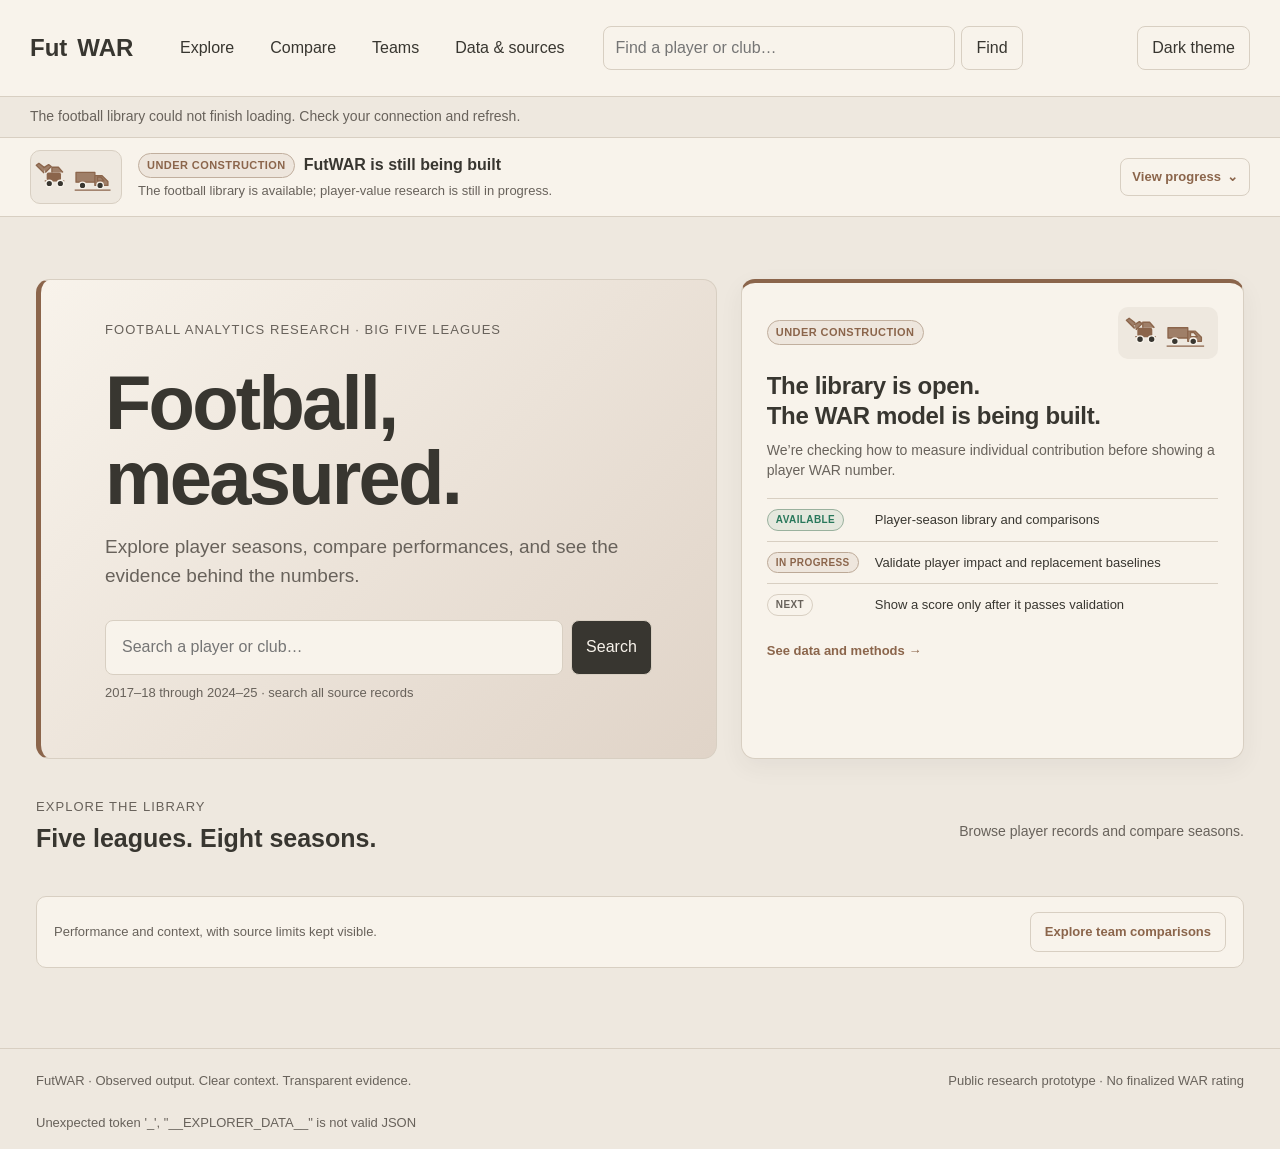
<file: profile/explorer.html>
<!doctype html>
<html lang="en"><head><meta charset="utf-8"><meta name="viewport" content="width=device-width,initial-scale=1"><title>FutWAR · Football library</title><link rel="stylesheet" href="explorer.css"></head>
<body><div id="app">
<header class="top"><button class="brand" data-view="home">Fut<span>WAR</span></button><nav aria-label="Main navigation"><button data-view="home">Explore</button><button data-view="comparison">Compare <span id="compare-count"></span></button><button data-view="teams">Teams</button><button data-view="quality">Data & sources</button></nav><form id="global-search"><input aria-label="Search players anywhere" placeholder="Find a player or club…" autocomplete="off"><button>Find</button></form><button id="theme">Dark theme</button></header>
<div id="search-results" class="search-results" hidden aria-live="polite"></div><div class="status" id="dataset-status">Starting player search and loading the football library…</div>
<details class="build-notice" id="build-notice"><summary><span class="construction-icon" aria-hidden="true"><svg viewBox="0 0 132 56"><g class="mini-excavator"><path d="M18 14 9 7 5 10l12 12"/><path d="m16 14 8-5 4 3-9 9"/><rect x="21" y="21" width="22" height="13" rx="3"/><path d="M29 21v-8h10l7 8"/><path d="M18 34h30"/><circle cx="25" cy="38" r="5"/><circle cx="42" cy="38" r="5"/></g><g class="mini-truck" transform="translate(61 0)"><path d="M5 21h29v15H5zM34 26h11l9 9v6H34z"/><path d="M38 28v6h10l-5-6z"/><circle cx="15" cy="41" r="5"/><circle cx="42" cy="41" r="5"/><path d="M3 48h55"/></g></svg></span><span class="build-notice-copy"><span class="build-title"><span class="build-label">Under construction</span><strong>FutWAR is still being built</strong></span><span class="small">The football library is available; player-value research is still in progress.</span></span><span class="build-more">View progress <span aria-hidden="true">⌄</span></span></summary><div class="build-progress" aria-label="Project progress"><article><span class="build-stage">Data foundation</span><strong>Library available</strong><p>Player-season records, match context and roster-position evidence are assembled. Coverage, source differences and identity links still have limits.</p></article><article><span class="build-stage">Player value</span><strong>Research prototype</strong><p>The site shows an experimental expected-points association preview. It has not been validated as individual player impact or WAR.</p></article><article><span class="build-stage">Replacement comparisons</span><strong>Six views in development</strong><p>Average comparisons are available in the prototype. The team view is a limited squad and game-wage proxy; goalkeeper scores are withheld.</p></article></div></details>
<main>
<section id="home" class="view landing">
 <div id="landing-logo" hidden></div>
 <div class="home-hero">
  <div class="home-intro"><p class="eyebrow">Football analytics research · Big Five leagues</p><h1>Football,<br>measured.</h1><p class="home-lede">Explore player seasons, compare performances, and see the evidence behind the numbers.</p><form id="home-search"><input aria-label="Search players" placeholder="Search a player or club…" autocomplete="off"><button class="primary">Search</button></form><p class="small">2017–18 through 2024–25 · search all source records</p></div>
  <aside class="build-card" aria-labelledby="build-card-title"><div class="build-card-top"><span class="build-label">Under construction</span><span class="build-card-icon" aria-hidden="true"><svg viewBox="0 0 132 56"><g class="mini-excavator"><path d="M18 14 9 7 5 10l12 12m-1-5 8-5 4 3-9 9"/><rect x="21" y="21" width="22" height="13" rx="3"/><path d="M29 21v-8h10l7 8M18 34h30"/><circle cx="25" cy="38" r="5"/><circle cx="42" cy="38" r="5"/></g><g class="mini-truck" transform="translate(61 0)"><path d="M5 21h29v15H5zM34 26h11l9 9v6H34zM38 28v6h10l-5-6z"/><circle cx="15" cy="41" r="5"/><circle cx="42" cy="41" r="5"/><path d="M3 48h55"/></g></svg></span></div><h2 id="build-card-title">The library is open.<br>The WAR model is being built.</h2><p class="small">We’re checking how to measure individual contribution before showing a player WAR number.</p><ol class="build-steps"><li><span class="step-state is-ready">Available</span><span>Player-season library and comparisons</span></li><li><span class="step-state is-active">In progress</span><span>Validate player impact and replacement baselines</span></li><li><span class="step-state">Next</span><span>Show a score only after it passes validation</span></li></ol><button class="build-link" data-view="quality">See data and methods <span aria-hidden="true">→</span></button></aside>
 </div>
 <section class="league-section" aria-labelledby="league-section-title"><div class="section-heading"><div><p class="eyebrow">Explore the library</p><h2 id="league-section-title">Five leagues. Eight seasons.</h2></div><p class="small">Browse player records and compare seasons.</p></div><div id="league-cards" class="league-cards"></div></section>
 <div class="home-footnote"><span>Performance and context, with source limits kept visible.</span><button data-view="teams">Explore team comparisons</button></div>
</section>
<section id="player" class="view" hidden>
<div class="breadcrumb"><button data-view="home">Explore</button><span>/ Players /</span><span id="player-crumb"></span></div>
<div id="hero" class="hero"></div>
<div class="period-toolbar"><label>Season & club<select id="season-record"></select></label><label class="check"><input id="combine-period" type="checkbox"> Combine seasons</label><label id="start-label" hidden>From<select id="period-start"></select></label><label id="end-label" hidden>Through<select id="period-end"></select></label><label id="split-label" hidden>League display<select id="league-split"><option value="separate">Separate league points</option><option value="combined">Combined point</option><option value="both">Both</option></select></label></div>
<nav class="tabs" aria-label="Player sections"><button data-tab="overview" aria-selected="true">Overview</button><button data-tab="analysis">Analysis</button><button data-tab="context">Context</button><button data-tab="value">WAR</button><button data-tab="evidence">Sources & exports</button></nav>
<div id="overview-panel" class="tab-panel"><div id="headline" class="headline"></div><div class="two-column"><section class="panel"><div class="panel-head"><div><h2>Season history</h2><p class="small">Season output · league-colored observations</p></div><select id="trend-metric" aria-label="Season history metric"></select></div><label class="check small"><input type="checkbox" id="trend-band"> Peer median & middle 50%</label><svg id="trend-chart" class="chart" role="img" aria-label="Selected player's season history"></svg><p id="trend-note" class="small"></p></section><section class="panel"><h2>Season at a glance</h2><div id="overview-details"></div></section></div></div>
<div id="analysis-panel" class="tab-panel" hidden><section class="panel"><div class="panel-head"><h2>Explore the peer group</h2><button id="download-scatter">Download chart</button></div><div class="controls"><label>Chart preset<select id="preset"></select></label><label>X axis<select id="axis-x"></select></label><label>Y axis<select id="axis-y"></select></label><label>Peer role<select id="peer-role"><option value="profile">Same specific position (profile evidence)</option><option value="all">All positions in this player group</option></select></label><label>Color & shape<select id="encoding"><option value="league">League colors</option><option value="position">Position colors</option><option value="both">League colors + position shapes</option></select></label><label>Point size<select id="point-size"><option value="equal">Equal</option><option value="minutes">Minutes</option><option value="third">Third metric</option></select></label><label>Third metric<select id="third-metric"></select></label><label>Minimum peer minutes<input id="peer-minutes" type="number" min="1" step="100" value="900"></label><label>League<select id="peer-league"><option value="all">All five leagues</option></select></label><label class="check"><input id="median-guides" type="checkbox"> Median guides</label></div><svg id="scatter-chart" class="chart scatter" role="img" aria-label="Interactive peer comparison scatterplot"></svg><div id="chart-legend" class="legend"></div><p id="peer-note" class="small"></p><details><summary>Why these dots?</summary><div id="peer-selection-details" class="small"></div></details><div id="point-preview" class="point-preview" hidden></div></section><section class="panel"><h2>Full metric breakdown</h2><p class="small">Recorded totals and recomputed rates. Missing values remain unavailable.</p><div class="table-wrap"><table><thead><tr><th>Metric</th><th>Total</th><th>Per 90 / share</th><th>Usable minutes</th></tr></thead><tbody id="metric-values"></tbody></table></div></section><details class="panel"><summary>All original source fields</summary><label>Find a statistic<input id="source-field-search" placeholder="e.g. Tackles, passing, aerial…"></label><div class="table-wrap"><table><thead><tr><th>Original field</th><th>Source value</th></tr></thead><tbody id="source-field-values"></tbody></table></div></details></div>
<div id="context-panel" class="tab-panel" hidden><div class="two-column"><section class="panel"><div class="panel-head"><h2>Market-value history</h2><button id="download-market">Download chart</button></div><div id="market-headline"></div><svg id="market-chart" class="chart" role="img" aria-label="Dated market value estimates in euros"></svg><p class="small">End-of-season market estimates in EUR, using the latest recorded value on or before June 30. Transfer fees are separate. This profile history can include years outside Big Five statistical coverage; it does not add performance records.</p><details><summary>Exact dates & source history</summary><table><thead><tr><th>Date</th><th>Market value</th></tr></thead><tbody id="market-values"></tbody></table></details></section><section class="panel"><h2>Team performance</h2><div id="team-context"></div></section></div><section class="panel"><h2>Transfers & availability</h2><div id="transfer-history"></div><div id="injury-history"></div><details><summary>Profile roles & history limits</summary><div id="role-history"></div></details></section></div>
<div id="value-panel" class="tab-panel panel" hidden>
<div class="war-heading"><div><p class="eyebrow">FutWAR research workspace</p><h2>Player WAR is not estimated yet</h2><p class="small">This page shows the six requested comparisons and the evidence being tested. It does not substitute raw goals, market value, or an arbitrary weighted score for player value.</p></div><span class="status-pill">Research prototype · no approved formula</span></div>
<div id="value-context"></div>
<section class="panel war-summary"><h3>Current model direction</h3><p>Develop expected match points as the first candidate outcome scale; retain expected goal difference as a later comparator. Treat adjusted lineup impact as a candidate addition only for the team-outcome signal action values leave unexplained. Measure teammate uplift separately when it can be tied to goal difference. Compare components out of sample and report overlap and uncertainty; do not add raw overlapping estimates. Keep goalkeeper measurement separate until it can be calibrated to a shared outcome scale.</p><div class="war-flow"><div><b>1 · State value</b><span>Expected final match points</span></div><div><b>2 · Action horizon</b><span>5 event records first; compare 3 and 10</span></div><div><b>3 · Player estimate</b><span>Identity and player credit unresolved</span></div><div><b>4 · Replacement gap</b><span>Six references; not calculated</span></div></div><p class="small">Expected points is the current research order, not a final unit decision. The horizon tests count source event records, including opponent and non-player events; the endpoint sensitivity work does not isolate the starting action.</p></section>
<details class="quality-details war-actor-audit"><summary>Player-link evidence · 4,500 sampled event actors checked against independent match lineups</summary><div class="quality-methods"><p>A 2017–18 cross-provider sample found 2,941 exact actor-name matches in same-team, positive-minute OpenPlay lineups. Another 1,169 were unique name-variant candidates, and 390 stayed unresolved. Sampling was balanced across league and event family, so these counts are a sample description, not an overall accuracy estimate.</p><p>Lineup presence supports that the player appeared for that team; it does not prove they made the specific event or resolve every player-season identity. La Liga showed a much higher reliance on name variants, so source-specific identity work remains open. No player score is released from this audit.</p><a href="https://github.com/shephmic77/FutWAR/blob/main/docs/event_actor_lineup_corroboration_2026-11-16.md" target="_blank" rel="noreferrer">Read the sample design, league breakdown, and limits →</a></div></details>
<details class="quality-details war-actor-audit"><summary>Independent shot check · 37,425 cross-provider event pairs</summary><div class="quality-methods"><p>OpenPlay and Wyscout shots were matched by fixture, team, half, and event time, without using player names. The pairing covered <strong>92.5%</strong> of the smaller shot-event total across 1,826 fixtures. Exact actor-name agreement was <strong>58.9%</strong> overall, with a large league gap: <strong>18.1%</strong> in La Liga and <strong>74.7%</strong> in the Bundesliga.</p><p>This supports that the feeds often record the same shot sequence, but it does not prove who took each shot. The name-variant sensitivity adds possible matches, not verified identities. It covers shots in 2017–18 only; no player scores are released from this check.</p><div class="table-wrap"><table><thead><tr><th>League</th><th>Shot pairs / smaller feed</th><th>Exact actor names</th></tr></thead><tbody><tr><td>Premier League</td><td>7,789 / 8,451 · 92.2%</td><td>65.5%</td></tr><tr><td>La Liga</td><td>7,374 / 7,979 · 92.4%</td><td>18.1%</td></tr><tr><td>Serie A</td><td>8,137 / 8,806 · 92.4%</td><td>67.7%</td></tr><tr><td>Bundesliga</td><td>6,399 / 6,898 · 92.8%</td><td>74.7%</td></tr><tr><td>Ligue 1</td><td>7,726 / 8,327 · 92.8%</td><td>68.8%</td></tr></tbody></table></div><a href="https://github.com/shephmic77/FutWAR/blob/main/docs/cross_provider_shot_actor_alignment_2026-11-16.md" target="_blank" rel="noreferrer">Read the pairing rule, audit, and limits →</a></div></details>
<details class="quality-details war-actor-audit"><summary>Shot-actor lineup plausibility · 2017–18 only</summary><div class="quality-methods"><p>Of 40,461 Wyscout shots in 1,826 linked fixtures, <strong>24,431</strong> actor names matched a unique OpenPlay lineup name exactly; <strong>12,247</strong> more were constrained name-variant candidates. Of those 36,678 name links, 36,444 fell inside the recorded stint, 229 were outside but within a four-minute boundary allowance, and 5 were more than four minutes outside. Another 3,783 shot actors remained unresolved.</p><p>This is a plausibility screen: being listed for the team and on the pitch means a player could have taken a shot, not that they did. The lineup table comes from the OpenPlay release, name variants are candidates, and the broad timing allowance can hide short boundary conflicts. It does not validate actor identity or player value.</p><div class="table-wrap"><table><thead><tr><th>League</th><th>Exact lineup names</th><th>Name-variant candidates</th><th>Inside stint</th><th>Near boundary</th><th>Outside &gt;4 min</th><th>Unresolved</th></tr></thead><tbody><tr><td>Premier League</td><td>5,651</td><td>2,070</td><td>7,661</td><td>58</td><td>2</td><td>730</td></tr><tr><td>La Liga</td><td>1,482</td><td>4,914</td><td>6,374</td><td>22</td><td>0</td><td>1,583</td></tr><tr><td>Serie A</td><td>6,135</td><td>2,159</td><td>8,230</td><td>63</td><td>1</td><td>512</td></tr><tr><td>Bundesliga</td><td>5,279</td><td>1,204</td><td>6,443</td><td>39</td><td>1</td><td>415</td></tr><tr><td>Ligue 1</td><td>5,884</td><td>1,900</td><td>7,736</td><td>47</td><td>1</td><td>543</td></tr></tbody></table></div><a href="https://github.com/shephmic77/FutWAR/blob/main/docs/cross_provider_shot_lineup_presence_2026-11-16.md" target="_blank" rel="noreferrer">Read the method, counts, and limitations →</a></div></details>
<details class="quality-details war-actor-audit"><summary>Internal event/stat check · 2,280,038 player-match action counts</summary><div class="quality-methods"><p>Across all 40 league-season cells, event counts matched same-release player-match stats exactly for every tested positive-minute key in nine action families. This confirms internal count consistency, not whether the source assigned the right real-world actor. Both tables come from OpenPlay, so the check is not independent validation.</p><div class="table-wrap"><table><thead><tr><th>Action</th><th>Keys checked</th><th>Exact count match</th></tr></thead><tbody><tr><td>Passes</td><td>419,050</td><td>419,050</td></tr><tr><td>Shots</td><td>196,679</td><td>196,679</td></tr><tr><td>Tackles</td><td>234,414</td><td>234,414</td></tr><tr><td>Interceptions</td><td>171,067</td><td>171,067</td></tr><tr><td>Clearances</td><td>223,257</td><td>223,257</td></tr><tr><td>Aerials</td><td>291,439</td><td>291,439</td></tr><tr><td>Ball recoveries</td><td>360,949</td><td>360,949</td></tr><tr><td>Dispossessed</td><td>161,908</td><td>161,908</td></tr><tr><td>Take-ons</td><td>221,275</td><td>221,275</td></tr></tbody></table></div><p class="small">Separate exceptions remain: 2 event-action keys have no stats row, 34 lack positive exposure, 44 positive stat keys have no event row, and 393 event rows have no actor ID. These are counts by action family and can overlap. No player score follows from this check.</p><a href="https://github.com/shephmic77/FutWAR/blob/main/docs/openplay_event_stat_reconciliation_2026-11-16.md" target="_blank" rel="noreferrer">Read methods and limits →</a></div></details>
<section class="panel war-latest-check"><div class="panel-head"><div><p class="eyebrow">Latest player-signal check · 2025–26</p><h3>The player-form candidate did not transfer</h3></div><span class="badge">Not a final test · no player score</span></div><p>Prior player-stat summaries helped a little in older season tests, but the candidate had higher overall errors than team context in 2025–26, and log loss worsened in each of the five leagues. Across all fixtures, expected-points error rose by <strong>0.051</strong>; Brier score rose by <strong>0.011</strong>; log loss rose by <strong>0.016</strong>. Higher means worse.</p><p class="small">This tests whether a team’s starting-player summaries help predict the match result. It does not prove an individual player’s value. The season was already inspected during development, so this is a warning and not the untouched final test. The player signal stays experimental; we will not tune it to this season.</p><a href="https://github.com/shephmic77/FutWAR/blob/main/docs/lagged_player_form_2526_transfer_2026-11-16.md" target="_blank" rel="noreferrer">Read the methods and full results →</a></section>
<section class="panel war-latest-check war-lineup-check"><div class="panel-head"><div><p class="eyebrow">Multi-season lineup check · 2018–19 to 2024–25</p><h3>Starting-player data added almost no stable forecast signal</h3></div><span class="badge">Exploratory check · no player score</span></div><p>In a model tuned only on earlier seasons, adding the starting XI improved match-outcome log loss in <strong>3 of 7</strong> future-season folds. The average change was just <strong>−0.00033</strong> log-loss points (lower is better) against a context model near 1.0. This is too small and inconsistent to justify adding lineup impact to the score today.</p><p class="small">The test asks whether knowing the selected starters helps forecast team results. It does not establish how many points any player caused, and it does not yet test lineup impact on top of validated action values. The score remains under construction.</p><a href="https://github.com/shephmic77/FutWAR/blob/main/docs/openplay_lineup_presence_walkforward_2026-11-05.md" target="_blank" rel="noreferrer">Read the seven-season results and limitations →</a></section>
<section class="panel war-latest-check war-combined-check"><div class="panel-head"><div><p class="eyebrow">Action plus lineup · six chronological season folds</p><h3>Neither signal improved the shared match forecast</h3></div><span class="badge">Exploratory · not WAR validation</span></div><p>Across 2,632 held-out matches, adding action candidates to halftime context raised expected-points error by <strong>0.00218</strong>. Adding starting-player identities on top of actions raised it by <strong>0.01338</strong> (95% paired match interval: <strong>+0.00995 to +0.01687</strong>). Lower error is better; the lineup addition worsened error in all six season folds.</p><p class="small">This is a test of whether the candidate signals help forecast team results. It does not prove that players or actions lack value. The season folds were already used in development, and player identities have not been independently verified well enough to treat these forecasts as individual contribution or WAR.</p><a href="https://github.com/shephmic77/FutWAR/blob/main/docs/openplay_multiseason_halftime_action_lineup_2026-11-13.md" target="_blank" rel="noreferrer">Read the full design, league results, and limitations →</a></section>
<section class="panel war-latest-check war-combined-check"><div class="panel-head"><div><p class="eyebrow">Secondary outcome check · goal difference · six chronological season folds</p><h3>Action and lineup candidates also raised goal-margin error</h3></div><span class="badge">Exploratory · not WAR validation</span></div><p>Across 2,632 held-out matches, adding starting-player identities on top of action candidates raised final goal-difference error by <strong>0.0145 goals</strong> (95% paired match interval: <strong>+0.0072 to +0.0218</strong>). Lower error is better. This was worse in five of six season folds; 2024–25 was a small improvement.</p><p class="small">League point estimates were worse in all five leagues, though the league-level 95% intervals excluded zero only for Ligue 1 and Serie A. The action candidates alone also raised error over halftime context by 0.0053 goals pooled, with intervals crossing zero in four leagues. Goal difference is the realized final goal margin, not expected goals (xG). These are team forecasts, not evidence that any individual player added or cost goals. The result does not validate player credit, lineup impact, or WAR.</p><a href="https://github.com/shephmic77/FutWAR/blob/main/docs/openplay_multiseason_halftime_action_lineup_goal_difference_2026-11-16.md" target="_blank" rel="noreferrer">Read the methods, season results, and limitations →</a></section>
<section class="panel war-evidence-panel"><div class="panel-head"><div><h3>Expected-points model check</h3><p class="small">2017–18 leave-one-league-out development test · match-state prediction, not player value</p></div><span class="badge">Event context did not improve state prediction</span></div><p class="small">Each fold holds out one league and trains on the other four. The plot shows expected-points RMSE difference (event-context minus score/time-context); whiskers show 95% paired match-cluster intervals from 1,000 match resamples. The table also reports Brier and log-loss differences. Positive values mean the event-context model had higher error.</p><svg id="war-evidence-chart" class="chart war-evidence-chart" viewBox="0 0 980 310" role="img" aria-label="Expected-points state RMSE differences and bootstrap intervals by held-out league"></svg><div class="table-wrap"><table><thead><tr><th>Held-out league</th><th>Score/time RMSE</th><th>Event-context RMSE</th><th>RMSE difference · 95% interval</th><th>Brier difference · 95% interval</th><th>Log-loss difference · 95% interval</th></tr></thead><tbody id="war-evidence-table"></tbody></table></div><p class="small">Score/time context had lower point-estimate RMSE, Brier score and log loss in all five folds. RMSE intervals include zero in three leagues; the Brier interval includes zero in one league, while all five log-loss intervals are above zero. Intervals condition on fitted models and do not include training/model-selection uncertainty. This is same-season transfer, not a future-season test.</p><p class="small">Source: <a href="https://doi.org/10.1038/s41597-019-0247-7" target="_blank" rel="noreferrer">Pappalardo et al. (2019), Wyscout research data</a> · aggregate results are a local research record; no source event records or player identities are displayed here.</p></section>
<section class="panel war-evidence-panel war-goaldiff-panel"><div class="panel-head"><div><h3>Goal-difference check</h3><p class="small">Same 2017–18 league-transfer folds · forecast of final team goal margin from event state</p></div><span class="badge">Differences are small; intervals cross zero</span></div><p class="small">Negative values favor event-context; positive values favor score/time/context. The model predicts final match goal difference, not expected goals (xG). These are match-state forecasts, not player contribution.</p><svg id="war-goaldiff-chart" class="chart war-evidence-chart" viewBox="0 0 980 310" role="img" aria-label="Final goal difference state RMSE difference and paired match-cluster interval by held-out league"></svg><div class="table-wrap"><table><thead><tr><th>Held-out league</th><th>Matches</th><th>Score/time RMSE</th><th>Event-context RMSE</th><th>Difference · 95% interval</th></tr></thead><tbody id="war-goaldiff-table"></tbody></table></div><p class="small">Every paired RMSE interval includes zero, and the direction varies by league. This secondary check does not establish an incremental event-feature gain. Intervals condition on fitted models; the one-season, previously inspected development sample is not future-season validation.</p><p class="small">Method and limits: <a href="https://github.com/shephmic77/FutWAR/blob/main/docs/expected_points_goal_difference_check_2026-11-03.md" target="_blank" rel="noreferrer">full methods and results</a>.</p></section>
<section class="panel war-evidence-panel war-credit-panel"><div><h3>Action-credit sensitivity</h3><p class="small">2017–18 shot-ending sequence pilot · attacking-only diagnostic · not a player ranking or approved credit rule</p></div><p class="small">The direct-actor and equal-participant methods allocate the same modeled sequence total, but player ordering differs. Whiskers show 95% match-cluster bootstrap intervals from 1,000 fixture resamples; each cutoff keeps its full-sample cohort fixed.</p><svg id="war-credit-chart" class="chart war-credit-chart" viewBox="0 0 980 300" role="img" aria-label="Player ranking agreement and median rank movement under two action-credit methods at several minimum sequence counts"></svg><div class="table-wrap"><table><thead><tr><th>Minimum sequences</th><th>Players included</th><th>Spearman ρ · observed; bootstrap median [95% interval]</th><th>Rank movement · observed; bootstrap median [95% interval]</th></tr></thead><tbody id="war-credit-table"></tbody></table></div><p class="small">Observed across all 1,970 IDs, Spearman ρ is 0.812 and median rank movement is 171 places; at 25+ sequences, these are 0.881 and 66.5 places among 286 IDs. Match-bootstrap medians at those cutoffs are 0.786 [0.763, 0.810] and 144 [124, 170], then 0.862 [0.829, 0.890] and 76 [61, 94.5]. Neither method is shown to be more accurate. Intervals resample matches but condition on the fitted model and do not capture player-value or model-training uncertainty. Sequence boundaries are proxies, the player IDs are not reconciled to the eight-season site profiles, and the sample omits most defending and goalkeeper actions.</p><p class="small">Method and limits: <a href="https://arxiv.org/abs/1802.07127" target="_blank" rel="noreferrer">VAEP adjacent-state action value</a> · <a href="https://arxiv.org/abs/2603.11016" target="_blank" rel="noreferrer">restricted Shapley comparison study</a> · <a href="https://github.com/shephmic77/FutWAR/blob/main/docs/action_credit_comparison.md" target="_blank" rel="noreferrer">FutWAR credit-method note</a>.</p></section>
<section class="panel war-evidence-panel war-accounting-panel"><div class="panel-head"><div><h3>What an “action change” contains</h3><p class="small">Consecutive-event replay · expected-points accounting diagnostic · not isolated player credit</p></div><span class="badge">Clock, own events &amp; opponent events all move state</span></div><p class="small">Each successive event updates both teams’ expected-points state. The observed step includes elapsed time since the previous event. The clock-only line is a counterfactual that freezes the previous event features while advancing time; the remaining event-update residual depends on that assumption.</p><svg id="war-accounting-chart" class="chart war-accounting-chart" viewBox="0 0 980 390" role="img" aria-label="Mean absolute expected-points movement split into clock-only, event-update, actor-event and opponent-event diagnostics for two models"></svg><div class="table-wrap"><table><thead><tr><th>Model</th><th>Clock-only scenario</th><th>Event-update residual</th><th>Target-team event</th><th>Opponent event</th><th>Full transition</th></tr></thead><tbody id="war-accounting-table"></tbody></table></div><p class="small">The mean absolute components are separate diagnostics; they should not be added as if they formed an additive share. “Target-team event” means the target team’s expected-points state changed while its event was current, not that the player caused the change. Event horizons below use raw event rows from both teams, not only player actions.</p><svg id="war-horizon-chart" class="chart war-evidence-chart" viewBox="0 0 980 340" role="img" aria-label="Mean absolute clock-adjusted expected-points residual by three, five, and ten future event rows for state-only and event-context models"></svg><div class="table-wrap"><table><thead><tr><th>Later event rows</th><th>Complete windows</th><th>Incomplete at match end</th><th>Held-out fixtures</th><th>State-only residual · mean absolute EP</th><th>Event-context residual · mean absolute EP</th><th>Gap · 95% paired-match interval</th></tr></thead><tbody id="war-horizon-table"></tbody></table></div><p class="small">Eight-season test: each value is the equal-season average across seven future-season folds (2018–19 to 2024–25). Gap is event-context minus state-only; intervals use 1,000 paired match resamples stratified by season and condition on the fitted models (no model-refit uncertainty). The clock-adjusted residual subtracts a hypothetical clock-only forecast; the endpoint still includes all intervening events by both teams. These are diagnostics, not action prices or player credits. The final season has been used during method development. See the <a href="https://github.com/shephmic77/FutWAR/blob/main/docs/openplay_action_horizon_sensitivity_2026-11-05.md" target="_blank" rel="noreferrer">3/5/10 horizon sensitivity report</a> and <a href="https://github.com/shephmic77/FutWAR/blob/main/docs/openplay_action_horizon_coverage_2026-11-05.md" target="_blank" rel="noreferrer">full window-coverage audit</a>.</p></section>
<section class="panel war-evidence-panel"><div class="panel-head"><div><h3>Eight-season action-value sanity check</h3><p class="small">OpenPlay · chronological season holdouts · expected points</p></div><span class="badge">Transitions not calibrated as action prices</span></div><p class="small">Event context makes only a small improvement in final-points forecasts, while changing the size of predicted event-to-event swings much more. This gap is a warning: an accurate team-state forecast does not automatically give accurate values to individual actions.</p><div class="war-flow"><div><b>Forecast change</b><span>Mean Brier improvement: 0.000048 across seven test seasons</span></div><div><b>Transition scale</b><span>Mean absolute residual: 0.01596 EP vs 0.00108 for state-only · about 14.8×</span></div><div><b>Location ablation</b><span>Removing coarse location reduced the transition scale by about 0.00120 EP</span></div><div><b>Credit status</b><span>Team-state diagnostics only · no actor or player-season values</span></div></div><div class="table-wrap"><table><thead><tr><th>Future event rows</th><th>Complete windows</th><th>Shortened at match end</th><th>Matches with complete windows</th></tr></thead><tbody><tr><td>3</td><td>22,298,748</td><td>42,990</td><td>14,330 / 14,330</td></tr><tr><td>5</td><td>22,270,088</td><td>71,650</td><td>14,330 / 14,330</td></tr><tr><td>10</td><td>22,198,438</td><td>143,300</td><td>14,330 / 14,330</td></tr></tbody></table></div><p class="small">Coverage only · 22,341,738 regulation event starts across 14,330 score-reconciled matches. Windows include intervening clock and opponent changes; none isolates the starting action. The event-context residual also depends on a hypothetical clock-only counterfactual. Keep it out of player WAR until action-value calibration and attribution pass future-season checks. See the <a href="https://github.com/shephmic77/FutWAR/blob/main/docs/openplay_action_horizon_coverage_2026-11-05.md" target="_blank" rel="noreferrer">full horizon coverage audit</a> and the <a href="https://github.com/shephmic77/FutWAR/blob/main/docs/openplay_action_value_walkforward_2026-11-05.md" target="_blank" rel="noreferrer">eight-season analysis and feature-ablation results</a>.</p></section>
<section class="panel war-evidence-panel"><div class="panel-head"><div><h3>Input consistency check</h3><p class="small">Corrected player-season panel · arithmetic and displayed-precision screen</p></div><span class="badge">Candidate flags · unchanged data</span></div><p class="small">A review of 22,417 player-team-season rows found 159 arithmetic candidates across 65 rows. Fourteen checks in eight player-team-seasons exceed the 0.05 triage threshold; five higher-minute checks are concentrated in three player-team-seasons. These flags do not mean those records are wrong: rounding, source definitions, and source errors still need to be distinguished.</p><div class="war-flow"><div><b>Rows screened</b><span>22,417 player-team-seasons</span></div><div><b>Candidate rows</b><span>65 across all review thresholds</span></div><div><b>Higher-priority checks</b><span>14 checks over 0.05 excess</span></div><div><b>Scoring disposition</b><span>No values changed; residual fields need source-level review</span></div></div><p class="small">The source file and corrected derivative remain unchanged. This is input quality control, not a performance rating. See the <a href="https://github.com/shephmic77/FutWAR/blob/main/docs/player_metric_consistency_update_2026-11-09.md" target="_blank" rel="noreferrer">reproducible audit note</a>.</p></section><section class="panel"><div class="panel-head"><div><h3>Six requested comparison views</h3><p class="small">The first two compare players with averages. A truly feasible replacement baseline could support WAR; this team-squad and game-wage proxy does not prove affordability or availability.</p></div></div><div class="war-grid" id="war-view-matrix">
<article class="war-view" data-baseline="overall" data-scope="locked"><span class="war-kicker">All-five-league average · Position locked</span><h4>Same specific position</h4><p>Compare players in the same season who have the selected position listed in their season-start FIFA/EA roster.</p><span class="war-view-status">Contribution scale and position coverage needed</span></article>
<article class="war-view" data-baseline="overall" data-scope="flexible"><span class="war-kicker">All-five-league average · Flexible positions</span><h4>Any listed position</h4><p>Allow any season-start FIFA/EA roster-listed position; cross-position values still need a validated common outcome scale.</p><span class="war-view-status">Contribution scale and cross-position calibration needed</span></article>
<article class="war-view" data-baseline="league" data-scope="locked"><span class="war-kicker">League average · Position locked</span><h4>Selected league, same position</h4><p>Select one or more leagues; each season's reference pool uses the selected FIFA/EA roster-listed position.</p><span class="war-view-status">Contribution scale and position coverage needed</span></article>
<article class="war-view" data-baseline="league" data-scope="flexible"><span class="war-kicker">League average · Flexible positions</span><h4>Selected league, any position</h4><p>Use any season-start FIFA/EA roster-listed role in the selected league; cross-position values need a common scale.</p><span class="war-view-status">Contribution scale and cross-position calibration needed</span></article>
<article class="war-view" data-baseline="team" data-scope="locked"><span class="war-kicker">Same-team squad proxy · Position locked</span><h4>Same-position internal-squad benchmark</h4><p>Use season-start squad links with recorded annualized FIFA/EA game wages, limited to the selected roster-listed position. This does not establish actual affordability or availability.</p><span class="war-view-status">Incomplete proxy; unknown costs stay unavailable</span></article>
<article class="war-view" data-baseline="team" data-scope="flexible"><span class="war-kicker">Same-team squad proxy · Flexible positions</span><h4>Internal-squad benchmark, any position</h4><p>Use the season-start squad and wage proxy when present; allow any roster-listed outfield role. Same-season minutes are retrospective exposure, not proof that a player was an available replacement.</p><span class="war-view-status">Incomplete proxy; cross-position scale not calibrated</span></article>
</div></section>
<section class="panel war-evidence-panel"><div class="panel-head"><div><h3>Adjusted-lineup feasibility</h3><p class="small">OpenPlay · 2018–19 to 2024–25 held-out seasons · match points</p></div><span class="badge">No stable lineup gain</span></div><p class="small">Across 14,328 matches with valid starting XIs, adding player-presence features did not reliably improve expected-points forecasts beyond pre-match team context. At a fixed exploratory shrinkage setting, context performed better in all seven future-season folds. Selecting shrinkage using earlier seasons only made the average difference nearly zero and inconsistent across folds.</p><div class="war-flow"><div><b>Fixed shrinkage</b><span>Starting XI: +0.0185 log loss · context better in 7/7 seasons</span></div><div><b>Earlier-season tuning</b><span>Starting XI: −0.00033 average difference · mixed</span></div><div><b>Player coverage</b><span>11.4%–19.2% of held-out starter slots were unseen IDs</span></div><div><b>Interpretation</b><span>Association only · not action residual or player impact</span></div></div><p class="small">Positive differences mean the lineup model had higher log loss. Realized-minute features are post-match and can reflect substitutions or match events. This result does not rule out better adjusted models; it does not estimate player value or teammate uplift. The required action-only versus action-plus-lineup comparison remains open.</p><p class="small">Method, all season results, uncertainty and limitations: <a href="https://github.com/shephmic77/FutWAR/blob/main/docs/openplay_lineup_presence_walkforward_2026-11-05.md" target="_blank" rel="noreferrer">multi-season lineup-presence report</a>.</p></section>
<section class="panel war-evidence-panel war-uplift-panel"><div class="panel-head"><div><h3>Teammate-uplift overlap support</h3><p class="small">OpenPlay · 2017–18 through 2024–25 · same-team exposure support, not an uplift estimate</p></div><span class="badge">Support only · no player effects</span></div><p class="small">Each bar counts ordered source-ID pair-season records with the selected minutes in both exposure states, pooled across eight seasons. Cutoffs are sensitivity settings only. Player IDs stay out of the site output.</p><svg id="war-uplift-chart" class="chart war-evidence-chart" viewBox="0 0 980 300" role="img" aria-label="Anonymous teammate exposure pairs meeting on-pitch and off-pitch minute cutoffs"></svg><div class="table-wrap"><table><thead><tr><th>Minimum teammate minutes in each state</th><th>Ordered pair-season records</th><th>Distinct source focal IDs</th><th>Median matches with / without focal</th></tr></thead><tbody id="war-uplift-table"></tbody></table></div><p class="small">Intervals are capped at minute 90 and six club-match groups with invalid starter counts are excluded. Support counts do not measure teammate performance or show that a teammate is better because a focal player is present. An uplift estimate still needs verified identities, an outcome tied to expected points or goal difference, match/opponent adjustment, fixture-cluster uncertainty, and future-season validation.</p><p class="small">Method, all-season sensitivity and limitations: <a href="https://github.com/shephmic77/FutWAR/blob/main/docs/openplay_teammate_uplift_overlap_2026-11-05.md" target="_blank" rel="noreferrer">eight-season overlap report</a>.</p></section>
<section class="panel war-data-panel"><h3>Data readiness behind this preview</h3><div class="war-data-grid"><div><strong>8 of 8 seasons</strong><span>OpenPlay event files present across the five leagues</span></div><div><strong>14,334 / 14,360</strong><span>target fixtures with event files · 40 league-season cells · 26 missing fixtures</span></div><div><strong>16,725 / 22,417</strong><span>exact event/player-season candidates with matching appearance totals · not independently verified</span></div><div><strong>Research preview only</strong><span>Multi-season experimental player credits are now available for inspection</span></div></div><p class="warning">These event-data counts are separate from the multi-season statistical proxy below. Event-file coverage does not validate player attribution. Season-start FIFA/EA listed positions set comparison eligibility; match minutes by position are not required for this prototype. The player credits still allocate team-level prediction coefficients and are not validated individual impact. Goalkeepers remain on a separate scale; team wage evidence is missing for 2024–25 and many locked candidate pools are sparse. No validated player WAR is shown.</p><p class="small">Audit trail: <a href="https://github.com/shephmic77/FutWAR/blob/main/docs/openplay_release_audit_2026-11-04.md" target="_blank" rel="noreferrer">event coverage and identity links</a> · <a href="https://github.com/shephmic77/FutWAR/blob/main/docs/openplay_position_slot_audit_2026-11-05.md" target="_blank" rel="noreferrer">played-position evidence</a> · <a href="https://github.com/shephmic77/FutWAR/blob/main/docs/openplay_keeper_shot_linkage_2026-11-05.md" target="_blank" rel="noreferrer">goalkeeper linkage</a> · <a href="https://github.com/shephmic77/FutWAR/blob/main/docs/replacement_cost_source_screen_2026-11-05.md" target="_blank" rel="noreferrer">replacement-cost source review</a> · <a href="https://github.com/shephmic77/FutWAR/blob/main/docs/war_validation_and_release_protocol.md" target="_blank" rel="noreferrer">site release gates</a>.</p></section>
<section class="panel"><h3>Experimental player-credit reference</h3><p class="small">Choose the experimental team-points association proxy to view the six comparisons. It is research output, not validated player impact, not a finalized formula, and not WAR.</p><div class="controls"><label>Comparison<select id="reference-mode"><option value="overall">Same-position average · all five leagues</option><option value="league">Same-position league average</option><option value="team">Same-team squad proxy · in-game wage sensitivity</option></select></label><label>Position scope<select id="position-scope"><option value="locked">Position locked</option><option value="flexible">Any FIFA/EA-listed position</option></select></label><label>Metric<select id="reference-metric"></select></label><label>Minimum reference minutes<input id="reference-minutes" type="number" min="1" step="100" value="900"></label><button id="download-reference">Download chart</button><button id="download-war-views" hidden>Download six-view CSV</button></div><p class="small">Comparison role rule: use the first listed season-start role when no primary role is designated; map CF to ST by default. Map CF to CAM only when evidence establishes it was played behind a striker. These roster labels do not show actual match minutes by role.</p><div id="reference-leagues" class="legend" aria-label="Leagues included in the selected league average" hidden></div><p id="reference-league-note" class="small" hidden>Defaults to this player’s selected season league. Select more leagues to pool them, or uncheck the current league to explore another cohort.</p><div id="reference-budget" hidden><div class="controls"><label>Candidate exposure sensitivity<select id="budget-scenario"><option value="300">300+ minutes</option><option value="600" selected>600+ minutes · display default</option><option value="900">900+ minutes</option></select></label><label>Pool summary<select id="budget-summary"><option value="median" selected>Median candidate</option><option value="minutes_weighted_mean">Minutes-weighted mean</option></select></label></div><p class="small">Candidate pool: season-start same-team roster links with known FIFA/EA in-game wages, filtered by minutes observed in that same season. The wage is not actual salary, a real budget limit, or proof of availability; same-season minutes make this a retrospective pool, not a contemporaneous list of available replacements. Unknown-cost rows stay out of the central pool. Cutoff and summary are sensitivity choices, not finalized policy. Fewer than five candidate rows triggers a display warning only, not an approved eligibility cutoff.</p></div><div id="war-preview-warning" class="warning" hidden></div><div id="war-preview-summary" class="war-flow" hidden></div><svg id="reference-chart" class="chart" role="img" aria-label="Experimental player-credit comparison"></svg><div id="reference-legend" class="legend"></div><div id="war-six-table" class="table-wrap" hidden></div><p id="reference-note" class="small"></p></section><p class="small">Market value is context, not a contribution rating. Goalkeeper scores stay separate; cross-position keeper views are withheld.</p></div>
<div id="evidence-panel" class="tab-panel" hidden><section class="panel"><h2>Sources & exports</h2><div class="controls"><button id="download-player" class="primary">Player CSV</button><button id="download-comparison">Comparison CSV</button><button id="print-report">Print report</button><button id="share-selection">Copy selection link</button></div><div id="player-evidence"></div><details><summary>Image credits</summary><div id="image-credits"></div></details></section></div>
</section>
<section id="comparison" class="view" hidden><div class="view-heading"><div><p class="eyebrow">Player comparison</p><h1>Side by side. In context.</h1><p class="muted">Compare recorded stats and season context. Two players give a detailed head-to-head; larger groups use a table.</p></div></div><aside class="feature-build-note"><span class="build-mini-icon" aria-hidden="true"><svg viewBox="0 0 132 56"><g class="mini-excavator"><path d="M18 14 9 7 5 10l12 12m-1-5 8-5 4 3-9 9"/><rect x="21" y="21" width="22" height="13" rx="3"/><path d="M29 21v-8h10l7 8M18 34h30"/><circle cx="25" cy="38" r="5"/><circle cx="42" cy="38" r="5"/></g><g class="mini-truck" transform="translate(61 0)"><path d="M5 21h29v15H5zM34 26h11l9 9v6H34zM38 28v6h10l-5-6z"/><circle cx="15" cy="41" r="5"/><circle cx="42" cy="41" r="5"/></g></svg></span><div><span class="build-label">Under construction</span><strong>WAR player comparisons are still being validated</strong><p class="small">This page compares recorded statistics today. A WAR comparison needs a tested player score and replacement baselines first.</p></div><button data-view="quality">See progress</button></aside><div id="comparison-content"></div></section>
<section id="teams" class="view" hidden><h1>Team comparison</h1><p class="muted">Select any two club-seasons, including different leagues and years.</p><div class="controls"><label>First team<select id="team-a"></select></label><label>Second team<select id="team-b"></select></label></div><div id="team-comparison"></div></section>
<section id="quality" class="view" hidden><h1>Data & sources</h1><p class="view-intro">See where the information comes from, what it supports, and where coverage is still limited.</p><div id="quality-summary"></div><section class="panel"><h2>Sources used</h2><p class="small">The table describes how each source is used in FutWAR and the main limits to keep in mind.</p><div id="project-sources" class="table-wrap"></div><p class="small">Project-owner approval for personal/student use is not an upstream license or rights certification. Original source notes, terms and image credits remain attached to their records.</p><details class="quality-details"><summary>Supporting definitions and image catalogs</summary><div id="supporting-sources" class="source-link-list"></div><p class="small">Open a player’s Sources & exports tab for the exact image and source credits attached to that profile.</p></details></section><details class="quality-details"><summary>Coverage by league and season · 40 cells</summary><div class="panel-head"><p class="small">Counts reflect source rows and linked profile records, not complete league-season coverage.</p><button id="download-coverage">Download coverage CSV</button></div><div class="table-wrap"><table><thead><tr><th>League</th><th>Season</th><th>Records</th><th>Profile links</th><th>Dated market values</th><th>Below peer focus</th></tr></thead><tbody id="coverage-values"></tbody></table></div></details><details class="quality-details quality-methods"><summary>What has been checked and what remains uncertain</summary><div id="quality-methods"></div></details></section>
</main><footer><span>FutWAR · Observed output. Clear context. Transparent evidence.</span><span>Public research prototype · No finalized WAR rating</span></footer><p id="live" role="status" aria-live="polite"></p>
</div><script id="explorer-data" type="application/json">__EXPLORER_DATA__</script><script src="explorer_core.js"></script><script src="value_comparisons.js"></script><script src="explorer.js"></script></body></html>
</file>
<file: profile/explorer.css>
:root{--bg:#eee8df;--surface:#f8f3eb;--ink:#383630;--muted:#68625b;--line:#d8cfc2;--team:#8b654b;--soft:#ece2d5;--pl:#7955c3;--laliga:#b95c18;--serie:#2474b3;--bund:#bb3545;--ligue:#268475;color-scheme:light;font:16px/1.55 'Segoe UI',Arial,sans-serif}
:root.dark{--bg:#15212c;--surface:#1c2b38;--ink:#edf2f7;--muted:#bbc6d1;--line:#40505e;--soft:#303944;color-scheme:dark}
*{box-sizing:border-box}body{margin:0;background:var(--bg);color:var(--ink)}button,input,select{font:inherit;color:var(--ink)}button{cursor:pointer;border:1px solid var(--line);border-radius:8px;background:var(--surface);padding:9px 14px}button:hover{background:var(--soft)}button:focus-visible,input:focus-visible,select:focus-visible{outline:3px solid var(--team);outline-offset:3px}button.primary{background:var(--ink);color:var(--surface)}input,select{background:var(--surface);border:1px solid var(--line);border-radius:8px;padding:9px 12px;max-width:100%;min-width:0}input[type=checkbox]{width:18px;height:18px;accent-color:var(--team)}input[type=number]{width:110px}a{color:var(--team);text-underline-offset:3px;overflow-wrap:anywhere}[hidden]{display:none!important}.top{display:flex;align-items:center;gap:24px;padding:18px 30px;background:var(--surface);border-bottom:1px solid var(--line);position:sticky;top:0;z-index:5;flex-wrap:wrap}.brand{font-size:24px;font-weight:700;letter-spacing:-1px;border:0;padding:0}.brand span{color:var(--team)}nav{display:flex;gap:8px;flex-wrap:wrap}.top nav button{border:0;background:transparent}.top form{display:flex;gap:6px;flex:1;min-width:220px;max-width:420px}.top input{width:100%}.top #theme{margin-left:auto}.status{padding:9px 30px;font-size:14px;color:var(--muted);border-bottom:1px solid var(--line)}main{max-width:1440px;margin:0 auto;padding:28px 36px 60px}.landing{text-align:center;padding:90px 24px 120px}.landing h1{font-size:48px;line-height:1.15;letter-spacing:-1.5px}.landing form{display:flex;gap:8px;max-width:650px;margin:35px auto 18px}.landing form input{flex:1;padding:15px}h1{font-size:36px;letter-spacing:-.9px;margin:0 0 16px}h2{font-size:21px;margin:0 0 9px}h3{font-size:18px;margin:0 0 6px}p{margin:0 0 15px}.muted,.small,.eyebrow{color:var(--muted)}.small{font-size:14px}.eyebrow{letter-spacing:.08em;text-transform:uppercase;font-size:13px}.search-results{position:relative;padding:20px 30px;background:var(--surface);border-bottom:1px solid var(--line);display:grid;gap:8px}.search-hit{display:flex;align-items:center;justify-content:space-between;text-align:left;gap:20px}.search-hit small{color:var(--muted)}.breadcrumb{display:flex;align-items:center;gap:10px;margin-bottom:18px;font-size:14px;color:var(--muted)}.breadcrumb button{border:0;padding:0;background:transparent}.hero{display:flex;gap:25px;align-items:center;background:var(--surface);border:1px solid var(--line);border-top:4px solid var(--team);border-radius:13px;padding:24px}.hero-copy{flex:1;min-width:0}.clubline{display:flex;align-items:center;gap:12px;color:var(--muted);margin-bottom:15px;flex-wrap:wrap}.crest{width:48px;height:56px;object-fit:contain;background:#fff;padding:5px;border-radius:6px}.league-mark{width:45px;height:40px;object-fit:contain;background:#fff;padding:4px;border-radius:5px}.photo{width:150px;height:200px;object-fit:contain;border-radius:10px;background:var(--soft)}.photo.portrait{object-fit:cover}.initials{display:grid;place-items:center;width:150px;height:200px;background:var(--soft);color:var(--team);border-radius:10px;font-size:38px}.tiny-photo{width:55px;height:68px;object-fit:contain;border-radius:7px;background:var(--soft)}.tiny-initials{width:55px;height:68px;display:grid;place-items:center;background:var(--soft);border-radius:7px;color:var(--team);font-size:20px}.role{display:inline-block;color:var(--team);background:color-mix(in srgb,var(--team) 12%,var(--surface));padding:4px 9px;border-radius:5px;font-size:14px}.facts{display:flex;flex-wrap:wrap;gap:10px 20px;color:var(--muted);font-size:14px;margin-top:14px}.hero-actions{display:grid;gap:10px}.period-toolbar,.controls{display:flex;gap:14px 20px;align-items:end;flex-wrap:wrap;margin:22px 0}.period-toolbar label,.controls label{display:grid;gap:5px;font-size:14px;color:var(--muted);max-width:300px}label.check{display:flex;align-items:center;gap:8px}.tabs{border-bottom:1px solid var(--line);margin-bottom:22px;gap:20px}.tabs button{border:0;border-radius:0;background:transparent;padding:12px 0;border-bottom:3px solid transparent;color:var(--muted)}.tabs button[aria-selected=true]{border-color:var(--team);color:var(--team)}.headline{display:grid;grid-template-columns:repeat(4,1fr);gap:20px;margin-bottom:24px}.stat{border-left:3px solid var(--team);padding-left:16px}.stat small{display:block;color:var(--muted);font-size:14px}.stat strong{display:block;font-size:27px;font-weight:500;font-variant-numeric:tabular-nums;margin:5px 0}.two-column{display:grid;grid-template-columns:1.45fr 1fr;gap:22px}.panel{background:var(--surface);border:1px solid var(--line);border-radius:12px;padding:24px;margin-bottom:22px;min-width:0}.panel-head{display:flex;justify-content:space-between;align-items:start;gap:15px;flex-wrap:wrap}.chart{display:block;width:100%;height:330px;margin:15px 0}.scatter{height:440px}.chart text{fill:var(--ink);font:14px 'Segoe UI',Arial,sans-serif}.chart .axis{stroke:var(--line);stroke-width:1}.chart .grid{stroke:var(--line);opacity:.45}.chart circle,.chart [data-hit]{cursor:pointer}.legend{display:flex;gap:18px;flex-wrap:wrap;font-size:14px;margin:10px 0}.legend i{width:9px;height:9px;display:inline-block;border-radius:50%;margin-right:6px}.row{display:flex;justify-content:space-between;gap:20px;border-bottom:1px solid var(--line);padding:13px 0;font-size:15px}.row strong{font-weight:500;text-align:right}.point-preview{border-top:1px solid var(--line);padding-top:18px;margin-top:18px}.point-head{display:flex;align-items:center;gap:14px;margin-bottom:12px;flex-wrap:wrap}.point-head p{margin:0 0 6px}.point-actions{display:flex;gap:10px}.table-wrap{overflow-x:auto}table{border-collapse:collapse;width:100%;color:var(--ink);background:transparent;font-size:15px}table th,table td{color:var(--ink)!important;background:transparent!important;text-align:left;padding:13px 12px;border-bottom:1px solid var(--line);vertical-align:top;font-variant-numeric:tabular-nums}table th{color:var(--muted)!important;font-weight:500}table th:first-child,table td:first-child{padding-left:0}table td:not(:first-child){text-align:right}table th:not(:first-child){text-align:right}details summary{cursor:pointer;color:var(--ink);padding:6px 0;margin-bottom:10px}.missing{color:var(--muted);padding:12px 0}.warning{color:var(--muted);font-size:14px;border-left:3px solid var(--team);padding:9px 14px;margin:15px 0}.comparison-cards{display:grid;grid-template-columns:repeat(2,1fr);gap:22px}.comparison-cards .photo,.comparison-cards .initials{width:95px;height:125px}.comparison-cards .panel{border-top:3px solid var(--team)}.comparison-person{display:flex;gap:18px;align-items:center}.comparison-person button.name{border:0;padding:0;color:var(--ink);font-size:23px;text-align:left}.comparison-person button.name:hover{text-decoration:underline}.badge{display:inline-block;background:var(--soft);color:var(--muted);padding:3px 8px;border-radius:5px;font-size:13px}.team-result-bar{height:11px;display:flex;background:var(--line);margin:15px 0;border-radius:4px;overflow:hidden}.team-result-bar span{display:block}.coverage-summary{display:flex;gap:30px;flex-wrap:wrap;margin:20px 0}.coverage-summary strong{font-size:26px;font-weight:500}.coverage-summary span{display:block;color:var(--muted);font-size:14px}.source-link{margin:12px 0}footer{padding:22px 36px;border-top:1px solid var(--line);display:flex;justify-content:space-between;gap:20px;color:var(--muted);font-size:13px;flex-wrap:wrap}#live{padding:0 36px;color:var(--muted);font-size:13px}#source-field-search{margin:10px 0;width:350px}.market-value strong{font-size:32px;font-weight:500}.empty{padding:30px 0;color:var(--muted)}.download-link{color:var(--team)}
@media(max-width:1000px){.two-column{grid-template-columns:1fr}.hero{flex-wrap:wrap}.hero-actions{display:flex}.headline{grid-template-columns:repeat(2,1fr)}.top{gap:12px;padding:15px 20px}.top form{order:3;max-width:none;width:100%;flex-basis:100%}main{padding:22px}.landing h1{font-size:38px}.comparison-cards{grid-template-columns:1fr}}
@media print{.top,.tabs,.controls,.period-toolbar,.hero-actions,button,footer,#live{display:none!important}.view[hidden],.tab-panel[hidden]{display:none!important}.panel{break-inside:avoid;border-color:#aaa}body{--bg:#fff;--surface:#fff;--ink:#222;--muted:#555;background:white;color:#222}.chart{max-height:270px}main{padding:0}}

/* Search stays visible above the current section; selecting a result opens its banner. */
#search-results{position:fixed;top:81px;left:36px;right:36px;max-height:60vh;overflow-y:auto;z-index:50;background:var(--surface);border:1px solid var(--line);border-radius:10px;box-shadow:0 10px 25px #0002;padding:12px 16px;}
#search-results[hidden]{display:none;}

/* WAR research tab: populated with the six comparison designs and their evidence gates. */
.war-heading{display:flex;justify-content:space-between;align-items:flex-start;gap:20px;flex-wrap:wrap;margin:4px 0 20px}.war-heading h2{font-size:28px;margin:0 0 5px}.status-pill{display:inline-flex;padding:7px 12px;border:1px solid var(--line);border-radius:999px;color:var(--team);background:var(--soft);font-size:13px;white-space:nowrap}.war-summary{border-top:3px solid var(--team)}.war-flow{display:grid;grid-template-columns:repeat(4,minmax(0,1fr));gap:12px;margin-top:20px}.war-flow>div,.war-data-grid>div{padding:15px;background:var(--bg);border:1px solid var(--line);border-radius:9px}.war-flow b,.war-flow span,.war-data-grid span{display:block}.war-flow b{font-size:14px}.war-flow span,.war-data-grid span{font-size:12px;color:var(--muted);margin-top:4px}.war-grid{display:grid;grid-template-columns:repeat(3,minmax(0,1fr));gap:14px;margin-top:15px}.war-view{display:flex;flex-direction:column;gap:7px;padding:16px;background:var(--bg);border:1px solid var(--line);border-radius:9px;min-height:190px}.war-view h4{font-size:16px;margin:0}.war-view p{font-size:13px;color:var(--muted);margin:0;flex:1}.war-kicker{font-size:11px;text-transform:uppercase;letter-spacing:.04em;color:var(--team)}.war-view-status{border-top:1px solid var(--line);padding-top:9px;font-size:12px;color:var(--muted)}.war-view.is-selected{border:2px solid var(--team);box-shadow:0 0 0 2px color-mix(in srgb,var(--team) 12%,transparent)}.war-view.is-selected .war-view-status{color:var(--team)}.war-data-panel{border-top:3px solid var(--serie)}.war-data-grid{display:grid;grid-template-columns:repeat(4,minmax(0,1fr));gap:12px;margin:15px 0}.war-data-grid strong{display:block;font-size:22px;font-weight:600;font-variant-numeric:tabular-nums}
@media(max-width:1100px){.war-grid{grid-template-columns:repeat(2,minmax(0,1fr))}.war-flow,.war-data-grid{grid-template-columns:repeat(2,minmax(0,1fr))}}
@media(max-width:700px){.war-grid,.war-flow,.war-data-grid{grid-template-columns:1fr}}

.crest-fallback{display:inline-grid;place-items:center;width:48px;height:56px;border-radius:6px;background:var(--soft);color:var(--muted);font-size:18px;}
.crest-juventus{background:#111!important;}
.nationality-fact{display:inline-flex;align-items:center;gap:7px}.nationality-flag{display:inline-grid;place-items:center;font-size:21px;line-height:1;min-width:1.2em}.nationality-flag.missing{font-size:16px;color:var(--muted)}.game-position{margin:12px 0 0;color:var(--muted);font-size:14px;line-height:1.5}.game-position strong{color:var(--ink);font-weight:600}.game-position .small{margin-left:7px}.facts .nationality-flag{vertical-align:middle}

:root{--multi-league:#d5a000}:root.dark{--multi-league:#ffd166}
.brand{display:flex;align-items:center;gap:10px;letter-spacing:0}
.brand{width:112px;height:60px;padding:0;flex:0 0 auto;background:transparent;border:0}
.brand img{width:100%;height:100%;object-fit:contain;border-radius:7px}
.brand span{color:var(--ink)}.brand-dark{display:none!important}
.dark .brand-light{display:none!important}.dark .brand-dark{display:block!important}
.landing-logo{margin:0 auto 22px;width:180px;height:180px}
.landing-logo img{width:100%;height:100%;object-fit:contain;border-radius:14px}
.landing{padding-top:35px}.legend i.multi-league-key{background:var(--multi-league);border-radius:0;transform:rotate(45deg);width:10px;height:10px}
.nationality-flag{width:24px;height:18px;vertical-align:-4px;overflow:hidden;border-radius:2px;box-shadow:0 0 0 1px color-mix(in srgb,var(--ink) 12%,transparent)}.nationality-flag-image,.nationality-flag-fallback{grid-area:1/1}.nationality-flag-image{display:block;width:24px;height:18px;object-fit:cover}.nationality-flag-fallback{font-size:19px;line-height:18px}.position-line{display:flex;flex-wrap:wrap;align-items:center;gap:8px}.additional-position{font-weight:500}.market-value-fact{display:inline-grid;grid-template-columns:auto auto;column-gap:8px;align-items:center;padding:5px 10px;border-left:2px solid var(--team);background:color-mix(in srgb,var(--team) 7%,var(--surface));border-radius:4px;color:var(--ink)}.market-value-fact strong{font-size:15px;font-weight:650;font-variant-numeric:tabular-nums}.market-value-fact small{grid-column:1/-1;color:var(--muted);font-size:12px}
.clubline-multi{display:block}.clubline-label{display:block;color:var(--muted);font-size:12px;letter-spacing:.04em;text-transform:uppercase;margin-bottom:7px}.club-chip-list{display:flex;align-items:center;gap:8px;flex-wrap:wrap}.club-chip{display:inline-flex;align-items:center;gap:8px;padding:5px 9px;border:1px solid var(--line);border-radius:8px;background:var(--soft);color:var(--ink);font-size:13px}.club-chip .crest,.club-chip .crest-fallback{width:34px;height:40px;padding:3px;flex:0 0 auto}.club-chip .league-mark{width:30px;height:28px;padding:3px;flex:0 0 auto}.club-chip-copy{display:grid;line-height:1.25}.club-chip-copy strong{font-weight:600}.club-chip-copy small{color:var(--muted);font-size:11px}.club-chip-league{color:var(--muted);white-space:nowrap}
.war-evidence-panel{border-top:3px solid var(--serie)}.war-evidence-chart{height:310px;margin:12px 0 20px}.war-evidence-chart text{font-family:'Segoe UI',Arial,sans-serif}.war-evidence-chart .league-label{font-size:14px;fill:var(--ink)}.war-evidence-chart .tick-label{font-size:12px;fill:var(--muted)}.war-evidence-chart .axis-label{font-size:13px;fill:var(--muted)}.war-evidence-chart .zero-line{stroke:var(--muted);stroke-dasharray:5 5}.war-evidence-chart .grid-line{stroke:var(--line);stroke-width:1}.war-evidence-chart .interval{stroke-width:2.5}.war-evidence-chart .interval-cap{stroke-width:1.5}.war-evidence-chart .axis-line{stroke:var(--muted);stroke-width:1}.war-evidence-chart .point{stroke:var(--surface);stroke-width:1.5}.war-evidence-table td:last-child{text-align:right;font-variant-numeric:tabular-nums}.war-credit-panel{border-top-color:var(--team)}.war-credit-chart{height:300px;margin:12px 0 20px}.war-credit-chart text{font-family:'Segoe UI',Arial,sans-serif}.war-credit-chart .credit-title{font-size:14px;font-weight:600;fill:var(--ink)}.war-credit-chart .tick-label{font-size:12px;fill:var(--muted)}.war-credit-chart .axis-label{font-size:12px;fill:var(--muted)}.war-credit-chart .grid-line{stroke:var(--line);stroke-width:1}.war-credit-chart .point{stroke:var(--surface);stroke-width:1.5}.war-credit-table td:nth-child(n+2){text-align:right;font-variant-numeric:tabular-nums}
.war-accounting-panel{border-top-color:#268475}.war-accounting-chart{height:390px;margin:12px 0 20px}.war-accounting-chart text{font-family:"Segoe UI",Arial,sans-serif}.war-accounting-chart .accounting-model{font-size:14px;font-weight:650;fill:var(--ink)}.war-accounting-chart .tick-label{font-size:12px;fill:var(--muted)}.war-accounting-chart .axis-label{font-size:13px;fill:var(--muted)}.war-horizon-table td:nth-child(n+2){text-align:right;font-variant-numeric:tabular-nums}
.war-uplift-panel{border-top-color:#268475}
.facts{align-items:baseline;align-content:flex-start;column-gap:20px;row-gap:4px;line-height:1.35}.facts>span:not(.market-value-fact){display:inline-flex;align-items:baseline;align-self:baseline;min-height:30px;line-height:1.25;white-space:nowrap}.facts .nationality-fact{gap:7px}.facts .nationality-fact .nationality-flag{flex:0 0 24px;align-self:center;vertical-align:middle}.facts .market-value-fact{display:inline-grid;align-items:center;min-height:48px;line-height:1.25}

/* Keep every player-bio fact on the same visual centerline, including the flag. */

/* Player bio facts share a common centerline, including nationality flags. */
.facts{align-items:center;align-content:center;column-gap:20px;row-gap:8px;line-height:20px}
.facts>span:not(.market-value-fact){display:flex;align-items:center;align-self:center;height:32px;min-height:32px;padding:0;line-height:20px;white-space:nowrap}
.facts>.nationality-fact{gap:7px}
.facts>.nationality-fact .nationality-flag{flex:0 0 24px;align-self:center;vertical-align:middle}
.facts>.market-value-fact{align-self:center;min-height:48px;line-height:20px}

/* Clear, compact defaults with detail available on demand. */
.headline{gap:12px;margin:0 0 22px}
.headline .stat{min-height:112px;padding:16px 16px 14px;background:var(--surface);border:1px solid var(--line);border-top:3px solid var(--team);border-left:1px solid var(--line);border-radius:10px;box-shadow:0 2px 8px color-mix(in srgb,var(--ink) 5%,transparent)}
.headline .stat small:first-child{font-size:13px;font-weight:600;color:var(--muted)}
.headline .stat strong{font-size:29px;line-height:1.15;margin:12px 0 7px;color:var(--ink)}
.headline .stat small:last-child{font-size:12px;line-height:1.35}
.build-notice{margin:0;padding:0 30px;background:var(--surface);border-bottom:1px solid var(--line);color:var(--ink)}
.build-notice summary{display:flex;align-items:center;gap:16px;min-height:78px;max-width:1440px;margin:0 auto;padding:10px 0;list-style:none;cursor:pointer}
.build-notice summary::-webkit-details-marker{display:none}
.construction-icon{display:grid;place-items:center;flex:0 0 92px;height:54px;border:1px solid var(--line);border-radius:10px;background:var(--bg)}
.construction-icon svg{width:86px;height:46px;overflow:visible}
.mini-excavator path,.mini-truck path{fill:color-mix(in srgb,var(--team) 82%,var(--surface));stroke:var(--team);stroke-width:2;stroke-linejoin:round}
.mini-excavator rect,.mini-truck rect{fill:var(--team)}
.mini-excavator circle,.mini-truck circle{fill:var(--ink);stroke:var(--surface);stroke-width:2}
.build-notice-copy{display:grid;gap:3px;min-width:0;flex:1}
.build-title{display:flex;align-items:center;gap:9px;flex-wrap:wrap}
.build-title strong{font-size:16px}
.build-label,.build-stage{display:inline-flex;align-items:center;width:max-content;padding:3px 8px;border:1px solid color-mix(in srgb,var(--team) 30%,var(--line));border-radius:999px;background:color-mix(in srgb,var(--team) 9%,var(--surface));color:var(--team);font-size:11px;font-weight:700;letter-spacing:.04em;text-transform:uppercase}
.build-notice .small{margin:0;font-size:13px}
.build-more{display:inline-flex;align-items:center;gap:6px;padding:8px 11px;border:1px solid var(--line);border-radius:8px;color:var(--team);font-size:13px;font-weight:600;white-space:nowrap}
.build-notice[open] .build-more span{transform:rotate(180deg)}
.build-progress{display:grid;grid-template-columns:repeat(3,minmax(0,1fr));gap:12px;max-width:1440px;margin:0 auto;padding:0 0 16px 108px}
.build-progress article{padding:13px 15px;background:var(--bg);border:1px solid var(--line);border-radius:9px;border-top:2px solid var(--team)}
.build-progress strong,.build-progress p{display:block;margin:7px 0 0}
.build-progress strong{font-size:14px}
.build-progress p{font-size:12px;line-height:1.45;color:var(--muted)}
.coverage-summary{display:grid;grid-template-columns:repeat(4,minmax(0,1fr));gap:12px;margin:18px 0 22px}
.coverage-summary>div{padding:16px;border:1px solid var(--line);border-top:3px solid var(--team);border-radius:10px;background:var(--surface)}
.coverage-summary strong{display:block;color:var(--ink);font-size:25px;line-height:1.2;font-weight:650;font-variant-numeric:tabular-nums}
.coverage-summary span{display:block;margin-top:6px;color:var(--muted);font-size:13px;line-height:1.35}
.team-comparison{display:grid;grid-template-columns:repeat(2,minmax(0,1fr));gap:18px}
.team-card{padding:20px;border-top:3px solid var(--team)}
.team-card-head{display:flex;align-items:center;gap:13px;margin-bottom:12px}
.team-card-head .crest{flex:0 0 48px}
.team-card-head h2{margin:0}
.team-card-head p{margin:3px 0 0}
.team-metrics{display:grid;grid-template-columns:repeat(2,minmax(0,1fr));gap:10px;margin:15px 0}
.team-metric{min-width:0;padding:13px 14px;border:1px solid var(--line);border-radius:9px;background:var(--bg)}
.team-metric span,.team-metric small{display:block;color:var(--muted);font-size:12px;line-height:1.35}
.team-metric strong{display:block;margin:5px 0 2px;font-size:23px;line-height:1.15;font-weight:650;font-variant-numeric:tabular-nums;color:var(--team)}
.team-outcomes{margin:14px 0 10px}
.team-outcomes-title{display:flex;justify-content:space-between;gap:12px;margin-bottom:7px;font-size:13px}
.team-result-bar{height:12px;margin:0;border-radius:999px}
.team-result-bar .outcome-win{background:var(--team)}
.team-result-bar .outcome-draw{background:color-mix(in srgb,var(--team) 52%,var(--surface))}
.team-result-bar .outcome-loss{background:color-mix(in srgb,var(--team) 25%,var(--bg))}
.team-outcome-legend{display:flex;gap:14px;flex-wrap:wrap;margin-top:8px;color:var(--muted);font-size:12px}
.team-outcome-legend span{display:inline-flex;align-items:center;gap:5px}
.team-outcome-legend i{width:8px;height:8px;border-radius:50%;background:var(--team)}
.team-outcome-legend .draw-key{background:color-mix(in srgb,var(--team) 52%,var(--surface))}
.team-outcome-legend .loss-key{background:color-mix(in srgb,var(--team) 25%,var(--bg))}
.team-context-note{margin:13px 0 0;font-size:12px;line-height:1.45;color:var(--muted)}
.team-extra-grid{display:grid;grid-template-columns:repeat(2,minmax(0,1fr));gap:10px;margin-top:13px}
.team-extra{padding:11px 13px;border:1px solid var(--line);border-radius:8px;background:var(--bg)}
.team-extra span,.team-extra small{display:block;color:var(--muted);font-size:12px}
.team-extra strong{display:block;margin:3px 0;font-size:18px;font-variant-numeric:tabular-nums}
.team-roster{margin-top:15px;padding-top:10px;border-top:1px solid var(--line)}
.team-roster summary{font-weight:600}
.team-roster table{margin-top:8px}
#quality h1{margin-bottom:5px}
#quality>.view-intro{margin:0;color:var(--muted)}
.source-table{min-width:700px}
.source-table th,.source-table td{padding:12px 14px;text-align:left!important}
.source-table th{white-space:nowrap}
.source-table td:first-child{font-weight:650;min-width:175px}
.source-table td:last-child{min-width:115px}
.source-link-list{display:flex;flex-wrap:wrap;gap:8px 12px;margin:14px 0}
.source-link-list a{font-size:13px}
.quality-details{padding:16px 20px;border:1px solid var(--line);border-radius:10px;background:var(--surface);margin:12px 0}
.quality-details summary{font-weight:650}
.quality-details[open] summary{margin-bottom:14px}
.quality-methods p:last-child{margin-bottom:0}
@media(max-width:800px){.build-notice{padding:0 18px}.build-progress{grid-template-columns:1fr;padding-left:0}.team-comparison{grid-template-columns:1fr}.coverage-summary{grid-template-columns:repeat(2,minmax(0,1fr))}}
@media(max-width:560px){.build-notice summary{gap:10px;align-items:flex-start}.construction-icon{flex-basis:62px;height:46px}.construction-icon svg{width:58px;height:38px}.build-title strong{font-size:14px}.build-more{font-size:12px;padding:7px 8px}.headline{grid-template-columns:repeat(2,minmax(0,1fr))}.headline .stat{min-height:105px;padding:13px}.coverage-summary{gap:8px}.coverage-summary>div{padding:12px}.team-metrics{gap:8px}.team-metric{padding:11px}.source-table{min-width:620px}}

/* Clear landing page and visible build status without hiding the working library. */
.landing{max-width:unset;text-align:left;padding:34px 0 20px}
.home-hero{display:grid;grid-template-columns:minmax(0,1.15fr) minmax(340px,.85fr);gap:24px;align-items:stretch}
.home-intro{display:flex;flex-direction:column;justify-content:center;min-height:390px;padding:40px clamp(22px,5vw,72px);border:1px solid var(--line);border-left:5px solid var(--team);border-radius:14px;background:linear-gradient(135deg,var(--surface),color-mix(in srgb,var(--surface) 78%,var(--team) 22%))}
.home-intro h1{font-size:clamp(46px,6vw,76px);line-height:.99;letter-spacing:-2.8px;margin:10px 0 18px}
.home-lede{max-width:560px;font-size:19px;line-height:1.5;color:var(--muted)}
.home-intro form{display:flex;gap:8px;width:min(100%,620px);margin:15px 0 8px}
.home-intro form input{flex:1;padding:14px 16px}
.home-intro .small{font-size:13px}
.build-card{padding:24px 25px;border:1px solid var(--line);border-top:4px solid var(--team);border-radius:14px;background:var(--surface);box-shadow:0 8px 24px color-mix(in srgb,var(--ink) 6%,transparent)}
.build-card-top{display:flex;align-items:center;justify-content:space-between;gap:12px;margin-bottom:12px}
.build-card-icon{display:grid;place-items:center;width:100px;height:52px;border-radius:10px;background:var(--bg)}
.build-card-icon svg{width:90px;height:45px}
.build-card h2{font-size:24px;line-height:1.25;letter-spacing:-.35px;margin-bottom:9px}
.build-card>.small{line-height:1.45}
.build-steps{list-style:none;margin:18px 0 12px;padding:0;display:grid;gap:0}
.build-steps li{display:grid;grid-template-columns:98px 1fr;gap:10px;align-items:center;padding:10px 0;border-top:1px solid var(--line);font-size:13px;line-height:1.35}
.step-state{display:inline-flex;width:max-content;padding:3px 8px;border:1px solid var(--line);border-radius:999px;color:var(--muted);font-size:10px;font-weight:700;letter-spacing:.04em;text-transform:uppercase}
.step-state.is-ready{color:#28785b;border-color:color-mix(in srgb,#28785b 35%,var(--line));background:color-mix(in srgb,#28785b 9%,var(--surface))}
.step-state.is-active{color:var(--team);border-color:color-mix(in srgb,var(--team) 36%,var(--line));background:color-mix(in srgb,var(--team) 9%,var(--surface))}
.build-link{padding:0;border:0;background:none;color:var(--team);font-size:13px;font-weight:650}
.build-link:hover{background:none;text-decoration:underline;text-underline-offset:4px}
.league-section{margin:38px 0 24px}
.section-heading{display:flex;justify-content:space-between;align-items:end;gap:20px;margin-bottom:14px}
.section-heading .eyebrow{margin-bottom:2px}
.section-heading h2{font-size:25px;margin:0}
.league-cards{display:grid;grid-template-columns:repeat(5,minmax(0,1fr));gap:12px}
.league-card{min-width:0;padding:16px;border:1px solid var(--line);border-top:3px solid var(--league-accent);border-radius:11px;background:var(--surface);box-shadow:0 3px 10px color-mix(in srgb,var(--ink) 4%,transparent)}
.league-card-head{display:flex;align-items:center;gap:9px;min-height:42px;margin-bottom:12px;color:var(--ink);font-weight:650}
.league-card .league-mark{width:34px;height:34px;padding:2px;flex:0 0 auto}
.league-card>strong{display:block;font-size:25px;line-height:1.1;font-variant-numeric:tabular-nums}
.league-card-label{display:block;margin-top:4px;color:var(--muted);font-size:12px}
.league-card-meta{display:grid;gap:4px;margin-top:14px;padding-top:10px;border-top:1px solid var(--line);color:var(--muted);font-size:11px;line-height:1.35}
.home-footnote{display:flex;justify-content:space-between;align-items:center;gap:14px;padding:15px 17px;border:1px solid var(--line);border-radius:10px;background:var(--surface);color:var(--muted);font-size:13px}
.home-footnote button{color:var(--team);font-weight:600}
.headline{grid-template-columns:repeat(auto-fit,minmax(170px,1fr))}
.headline .war-placeholder{display:flex;flex-direction:column;justify-content:center;align-items:flex-start;gap:5px;border-top-color:var(--team);background:color-mix(in srgb,var(--team) 6%,var(--surface));cursor:pointer}
.headline .war-placeholder strong{font-size:20px;margin:2px 0;color:var(--team)}
.headline .war-placeholder small:last-child{font-size:11px}
.headline .war-placeholder:hover{border-color:var(--team);transform:translateY(-1px)}
.team-positions{margin-top:16px;padding:16px;border:1px solid var(--line);border-radius:10px;background:var(--surface)}
.team-positions .panel-head{align-items:center;margin-bottom:12px}
.team-positions h3{margin:0;font-size:16px}
.team-positions .small{margin:2px 0 0;font-size:12px}
.position-bars{display:grid;gap:7px;margin:12px 0}
.position-bar-row{display:grid;grid-template-columns:42px minmax(30px,1fr) 30px;gap:9px;align-items:center;font-size:12px}
.position-bar-row>span:first-child{font-weight:650;color:var(--team)}
.position-bar-row strong{text-align:right;font-variant-numeric:tabular-nums}
.position-bar-track{height:9px;border-radius:99px;background:var(--bg);overflow:hidden}
.position-bar-track i{display:block;height:100%;border-radius:99px;background:var(--team)}
.team-war-placeholder{display:flex;gap:13px;align-items:center;margin-top:13px;padding:12px 14px;border:1px dashed color-mix(in srgb,var(--team) 45%,var(--line));border-radius:10px;background:color-mix(in srgb,var(--team) 5%,var(--surface))}
.build-mini-icon{display:grid;place-items:center;width:72px;height:44px;flex:0 0 auto;border-radius:8px;background:var(--bg)}
.build-mini-icon svg{width:68px;height:34px}
.team-war-placeholder strong{font-size:13px}
.team-war-placeholder p{margin:3px 0 0;font-size:12px}
.source-table th{background:color-mix(in srgb,var(--team) 9%,var(--surface))}
.view-heading{margin-bottom:14px}
.view-heading h1{margin:0 0 5px}
.view-heading p{margin-bottom:7px}
.feature-build-note{display:flex;align-items:center;gap:14px;margin:16px 0 20px;padding:13px 16px;border:1px dashed color-mix(in srgb,var(--team) 42%,var(--line));border-radius:11px;background:color-mix(in srgb,var(--team) 5%,var(--surface))}
.feature-build-note>div{display:grid;gap:5px;min-width:0;flex:1}
.feature-build-note strong{font-size:14px}
.feature-build-note p{margin:0;line-height:1.4}
.feature-build-note>button{white-space:nowrap;color:var(--team);font-size:13px}
@media(max-width:1050px){.league-cards{grid-template-columns:repeat(3,minmax(0,1fr))}.home-hero{grid-template-columns:1fr 1fr}.home-intro{padding:30px}}
@media(max-width:760px){.home-hero{grid-template-columns:1fr}.home-intro{min-height:0}.league-cards{grid-template-columns:repeat(2,minmax(0,1fr))}.section-heading{align-items:flex-start;flex-direction:column;gap:6px}}
@media(max-width:480px){.home-intro{padding:26px 20px}.home-intro h1{font-size:48px}.build-card{padding:18px}.league-cards{grid-template-columns:1fr}.league-card{padding:13px}.home-footnote{align-items:flex-start;flex-direction:column}.build-steps li{grid-template-columns:86px 1fr}.headline{grid-template-columns:repeat(2,minmax(0,1fr))}.feature-build-note{align-items:flex-start;flex-wrap:wrap}.feature-build-note>button{margin-left:86px}}

.war-latest-check{border-top:4px solid var(--team);background:var(--surface)}.war-latest-check .panel-head{align-items:flex-start}.war-latest-check .badge{max-width:260px;white-space:normal;text-align:center}.war-latest-check p{max-width:100ch}.war-latest-check a{font-weight:600}
</file>
